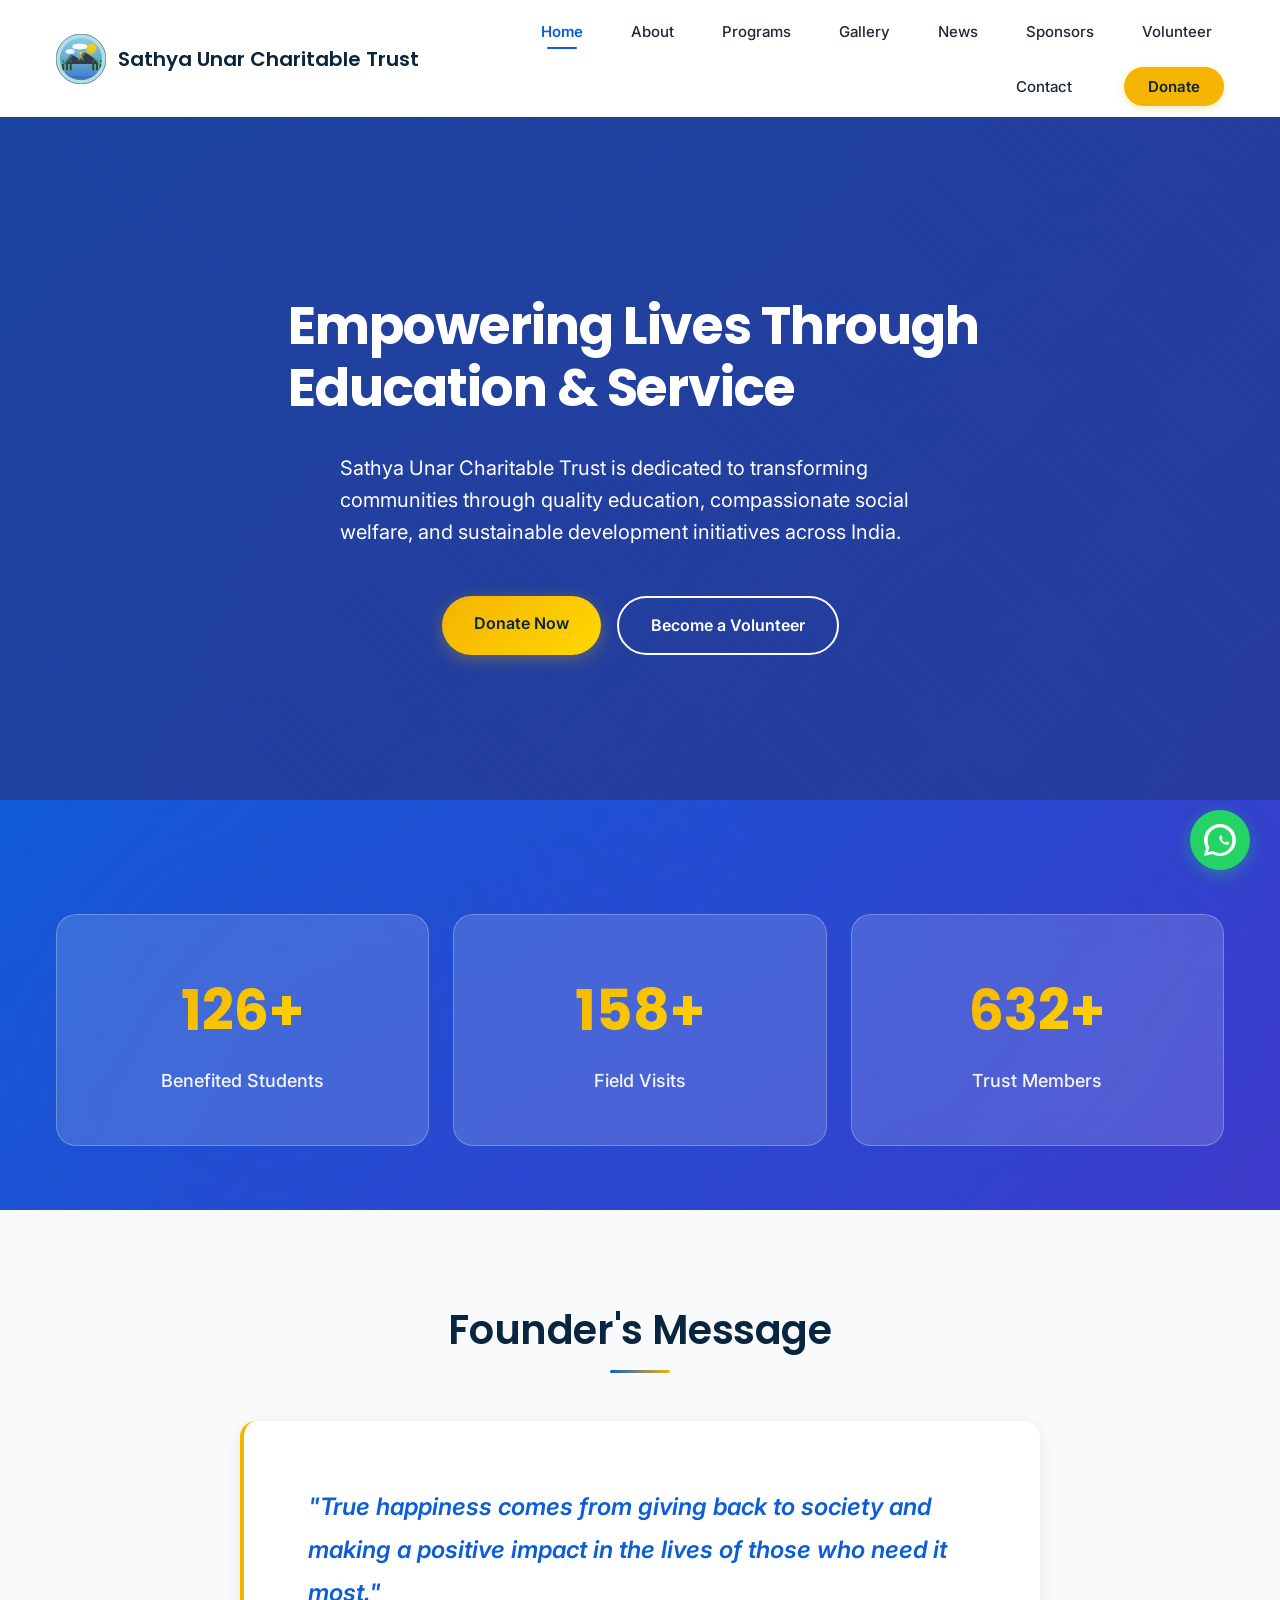
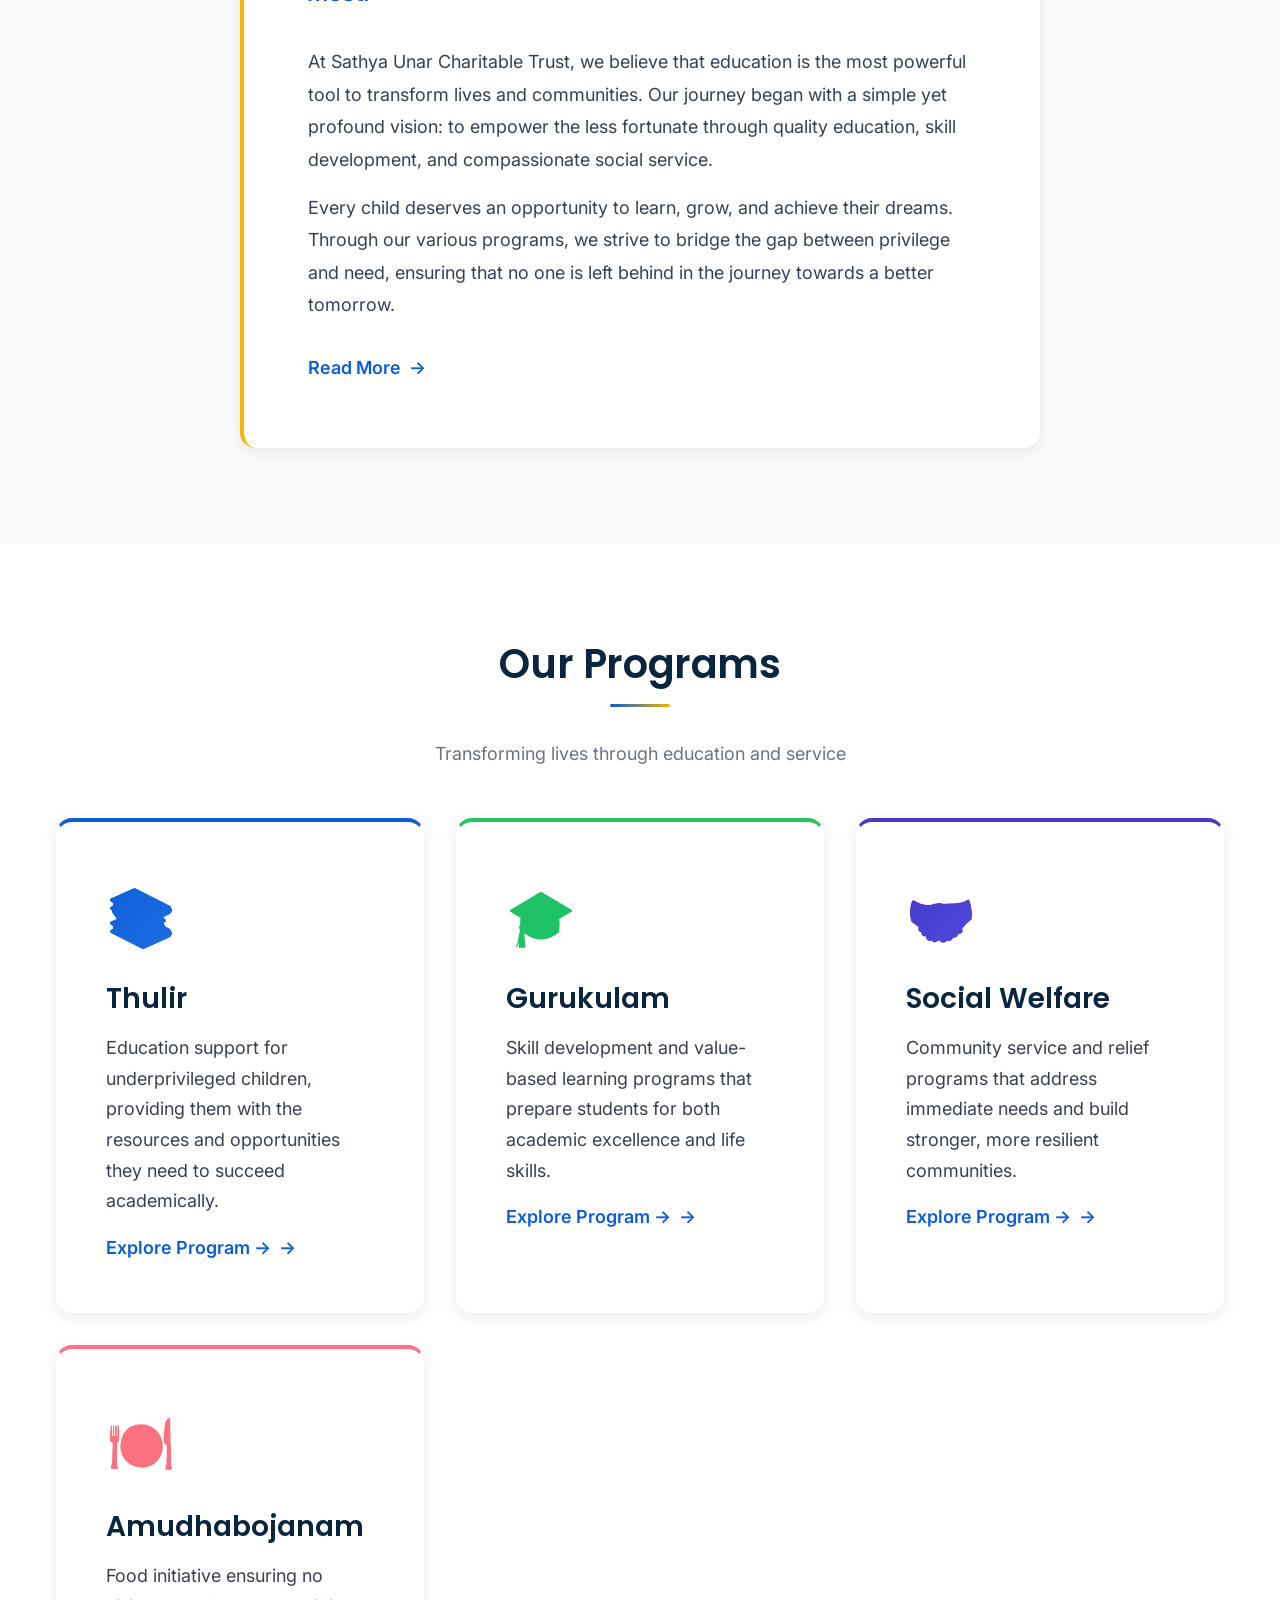
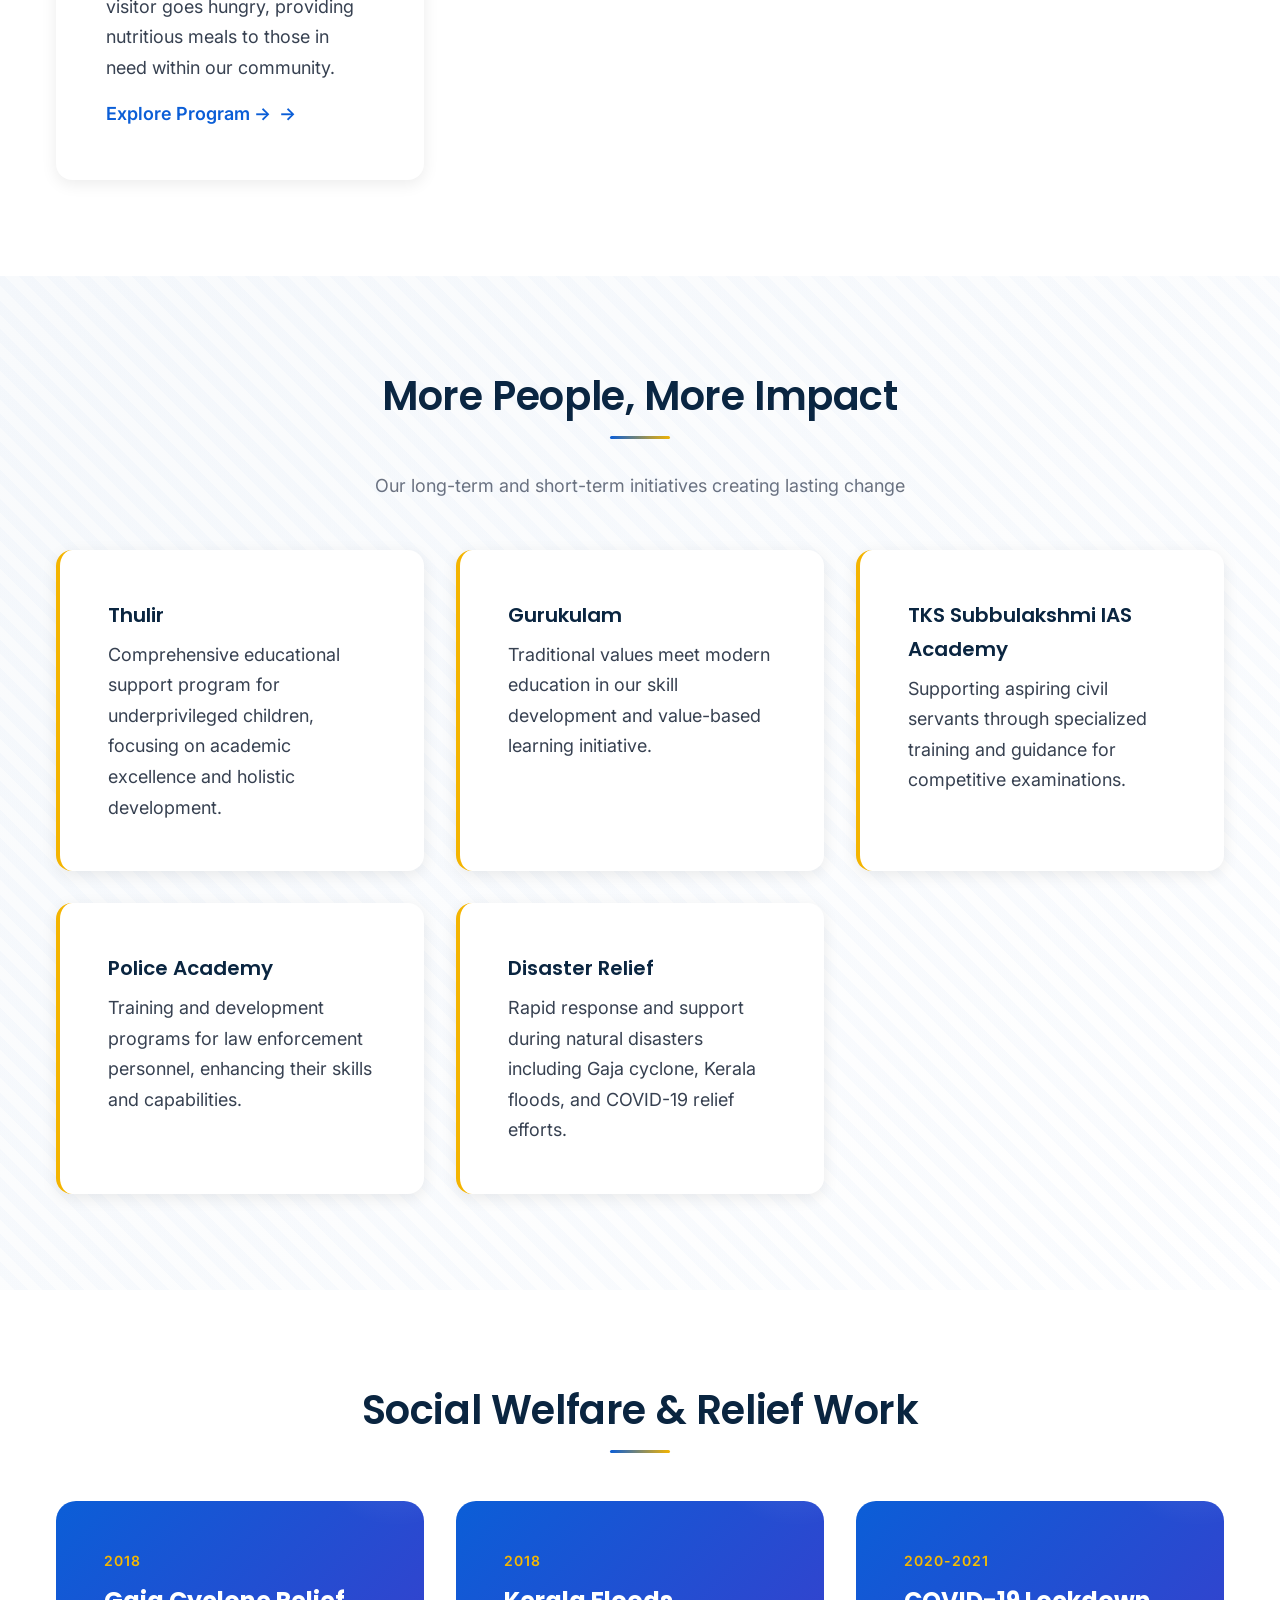
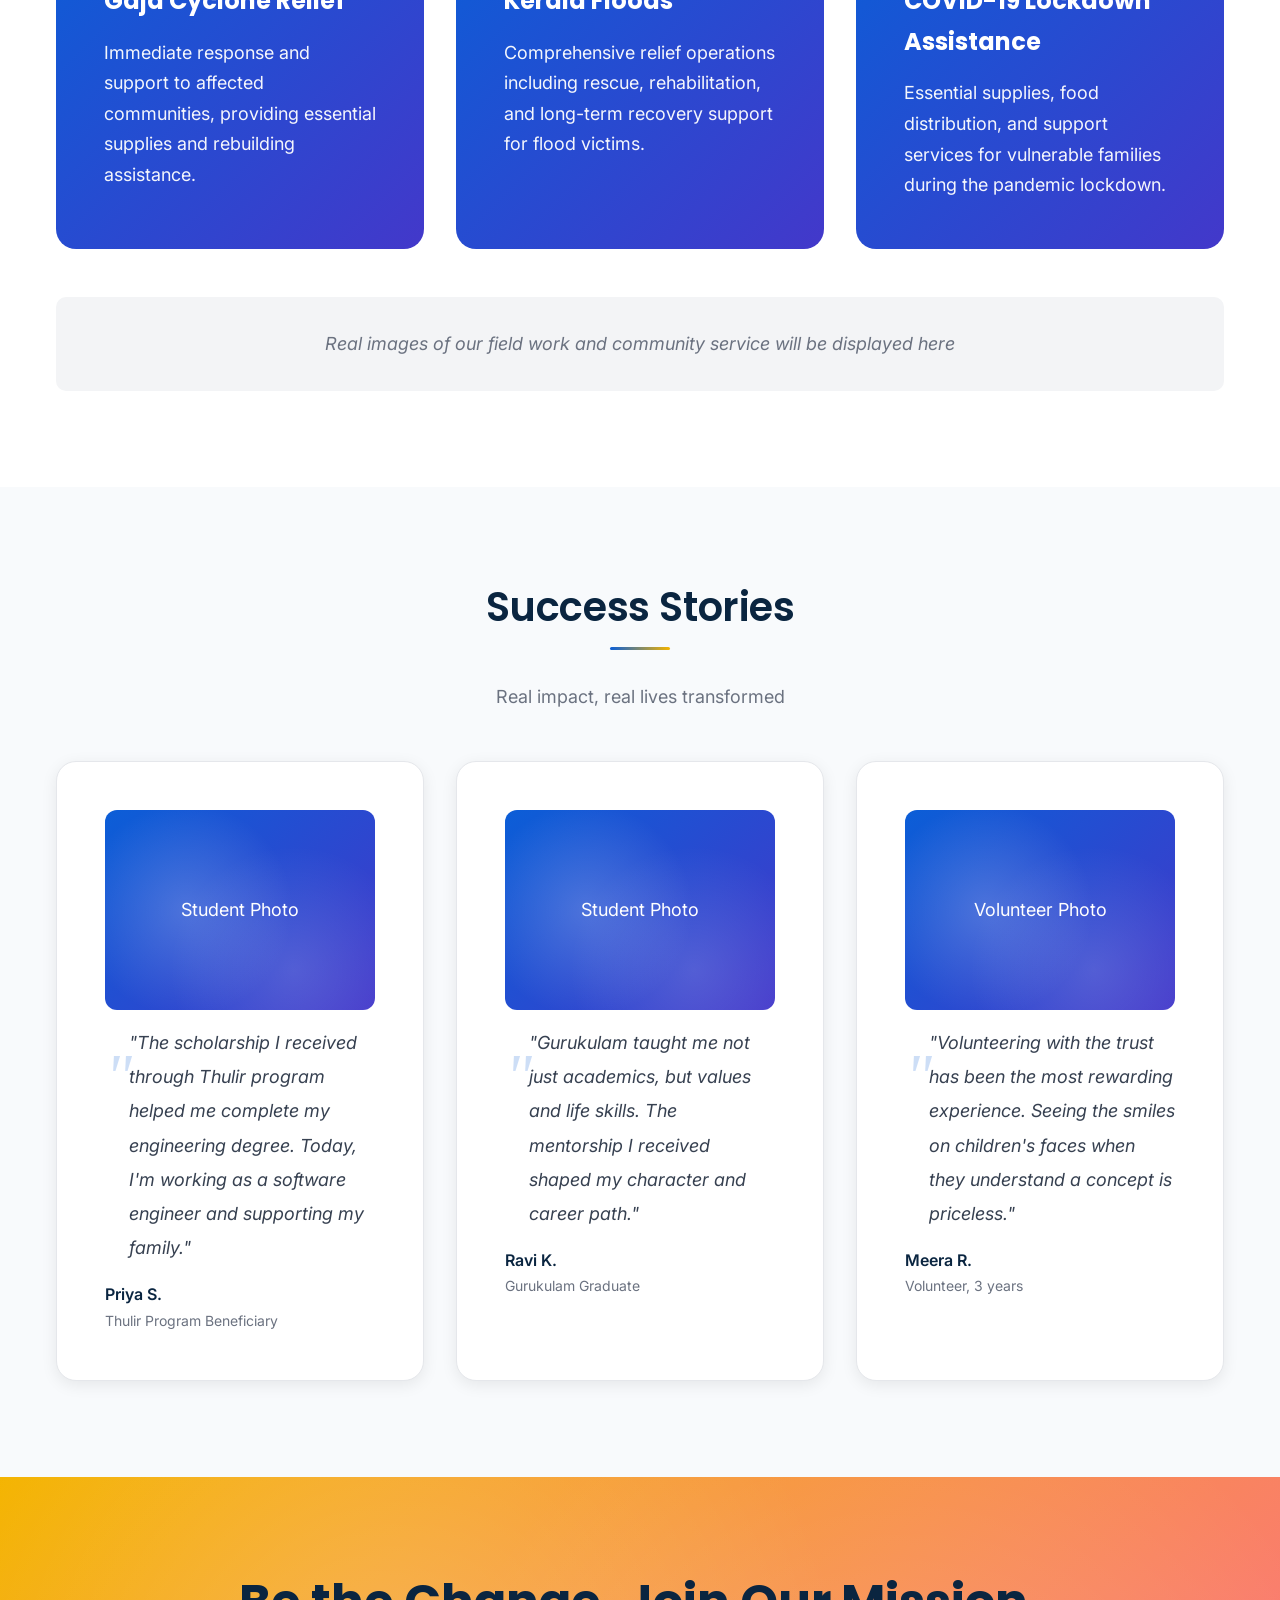
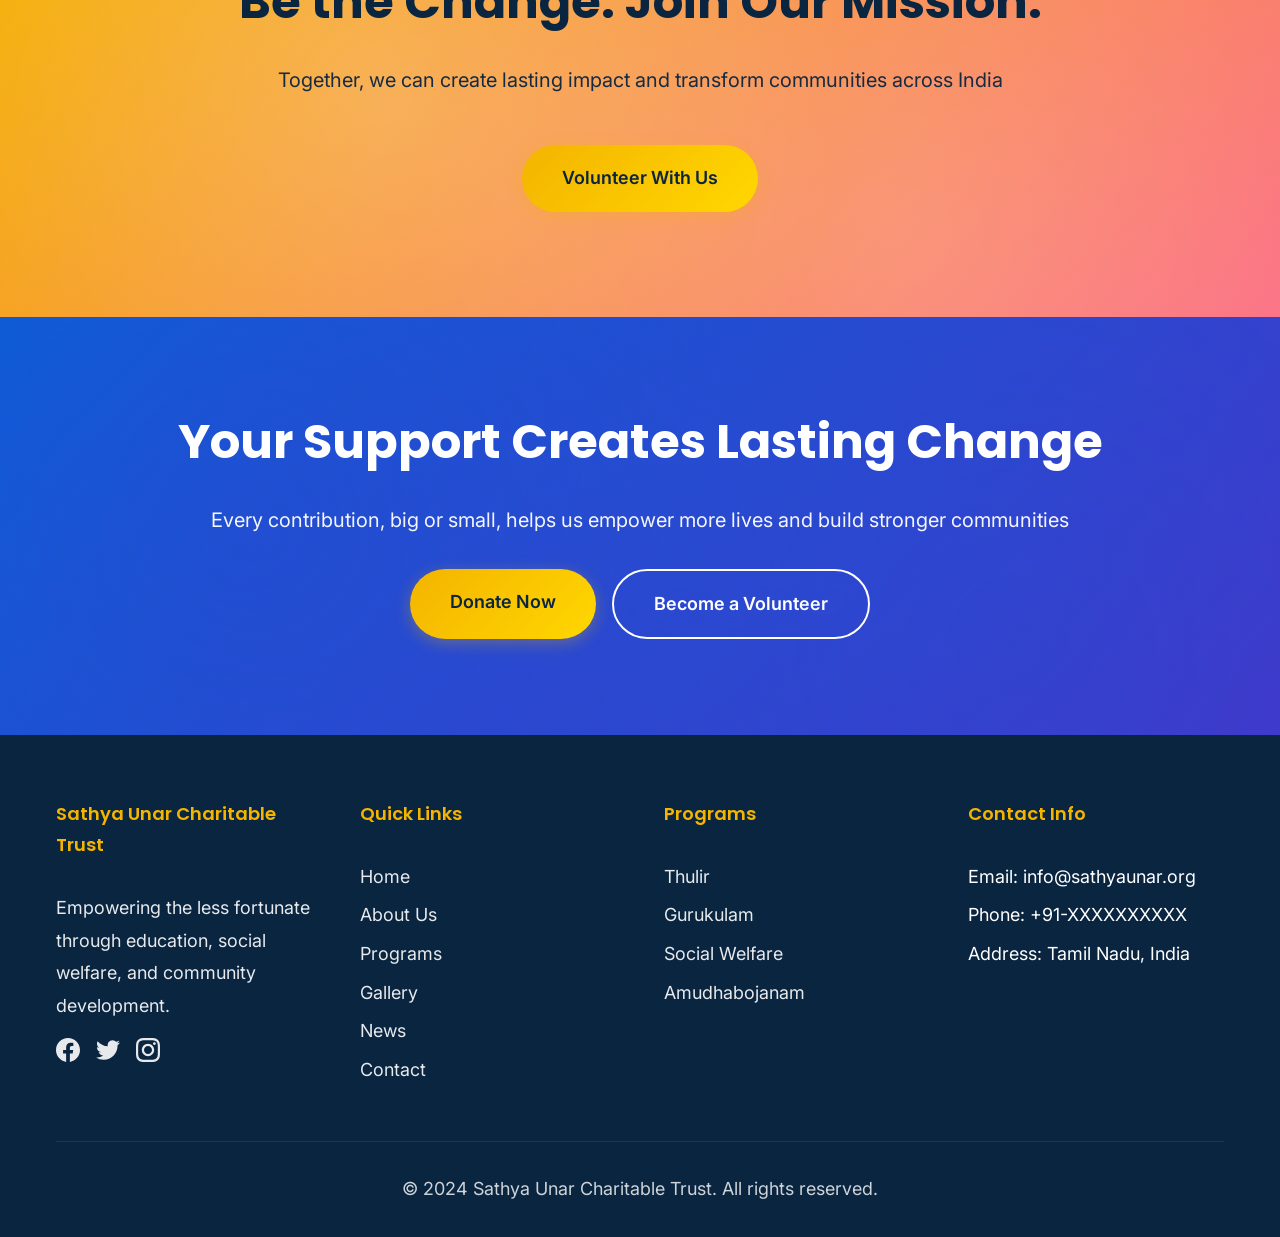
<file: index.html>
<!DOCTYPE html>
<html lang="en">
<head>
    <meta charset="UTF-8">
    <meta name="viewport" content="width=device-width, initial-scale=1.0">
    <meta name="description" content="Sathya Unar Charitable Trust - Empowering the less fortunate through education, social welfare, and community development in India">
    <title>Sathya Unar Charitable Trust - Empowering Through Education</title>
    <link rel="stylesheet" href="css/style.css">
    <link rel="preconnect" href="https://fonts.googleapis.com">
    <link rel="preconnect" href="https://fonts.gstatic.com" crossorigin>
    <link href="https://fonts.googleapis.com/css2?family=Poppins:wght@300;400;600;700&family=Inter:wght@400;500;600&display=swap" rel="stylesheet">
</head>
<body>
    <!-- Navigation -->
    <nav class="navbar" id="navbar">
        <div class="container">
            <div class="nav-wrapper">
                <div class="logo">
                    <a href="index.html">
                        <img src="images/logo.svg" alt="Sathya Unar Charitable Trust Logo">
                        <h2>Sathya Unar Charitable Trust</h2>
                    </a>
                </div>
                <button class="mobile-menu-toggle" aria-label="Toggle menu">
                    <span></span>
                    <span></span>
                    <span></span>
                </button>
                <ul class="nav-menu">
                    <li><a href="index.html" class="active">Home</a></li>
                    <li><a href="about.html">About</a></li>
                    <li><a href="programs.html">Programs</a></li>
                    <li><a href="gallery.html">Gallery</a></li>
                    <li><a href="news.html">News</a></li>
                    <li><a href="sponsors.html">Sponsors</a></li>
                    <li><a href="volunteer.html">Volunteer</a></li>
                    <li><a href="contact.html">Contact</a></li>
                    <li><a href="donate.html" class="nav-donate-btn">Donate</a></li>
                </ul>
            </div>
        </div>
    </nav>

    <!-- Hero Section -->
    <section class="hero">
        <div class="hero-overlay"></div>
        <div class="hero-content">
            <div class="container">
                <h1 class="hero-title">Empowering Lives Through Education & Service</h1>
                <p class="hero-subtitle">Sathya Unar Charitable Trust is dedicated to transforming communities through quality education, compassionate social welfare, and sustainable development initiatives across India.</p>
                <div class="hero-buttons">
                    <a href="contact.html#donate" class="btn btn-primary">Donate Now</a>
                    <a href="contact.html#volunteer" class="btn btn-secondary">Become a Volunteer</a>
                </div>
            </div>
        </div>
    </section>

    <!-- Impact Statistics -->
    <section class="impact-stats">
        <div class="container">
            <div class="stats-grid">
                <div class="stat-card">
                    <div class="stat-number">200+</div>
                    <div class="stat-label">Benefited Students</div>
                </div>
                <div class="stat-card">
                    <div class="stat-number">250+</div>
                    <div class="stat-label">Field Visits</div>
                </div>
                <div class="stat-card">
                    <div class="stat-number">1000+</div>
                    <div class="stat-label">Trust Members</div>
                </div>
            </div>
        </div>
    </section>

    <!-- Founder's Message -->
    <section class="founder-message">
        <div class="container">
            <div class="section-header">
                <h2>Founder's Message</h2>
                <div class="section-divider"></div>
            </div>
            <div class="message-content">
                <div class="message-text">
                    <p class="lead">"True happiness comes from giving back to society and making a positive impact in the lives of those who need it most."</p>
                    <p>At Sathya Unar Charitable Trust, we believe that education is the most powerful tool to transform lives and communities. Our journey began with a simple yet profound vision: to empower the less fortunate through quality education, skill development, and compassionate social service.</p>
                    <p>Every child deserves an opportunity to learn, grow, and achieve their dreams. Through our various programs, we strive to bridge the gap between privilege and need, ensuring that no one is left behind in the journey towards a better tomorrow.</p>
                    <a href="about.html#founder" class="read-more">Read More <span>&rarr;</span></a>
                </div>
            </div>
        </div>
    </section>

    <!-- Our Programs -->
    <section class="programs-preview">
        <div class="container">
            <div class="section-header">
                <h2>Our Programs</h2>
                <div class="section-divider"></div>
                <p class="section-subtitle">Transforming lives through education and service</p>
            </div>
            <div class="programs-grid">
                <div class="program-card" data-program="thulir">
                    <div class="program-icon" style="font-size: 3.5rem; margin-bottom: 1rem; background: linear-gradient(135deg, #0B5ED7, #3B82F6); -webkit-background-clip: text; -webkit-text-fill-color: transparent; background-clip: text;">📚</div>
                    <h3>Thulir</h3>
                    <p>Education support for underprivileged children, providing them with the resources and opportunities they need to succeed academically.</p>
                    <a href="programs.html#thulir" class="program-link">Explore Program &rarr;</a>
                </div>
                <div class="program-card" data-program="gurukulam">
                    <div class="program-icon" style="font-size: 3.5rem; margin-bottom: 1rem; background: linear-gradient(135deg, #22C55E, #10B981); -webkit-background-clip: text; -webkit-text-fill-color: transparent; background-clip: text;">🎓</div>
                    <h3>Gurukulam</h3>
                    <p>Skill development and value-based learning programs that prepare students for both academic excellence and life skills.</p>
                    <a href="programs.html#gurukulam" class="program-link">Explore Program &rarr;</a>
                </div>
                <div class="program-card" data-program="social-welfare">
                    <div class="program-icon" style="font-size: 3.5rem; margin-bottom: 1rem; background: linear-gradient(135deg, #4338CA, #6366F1); -webkit-background-clip: text; -webkit-text-fill-color: transparent; background-clip: text;">🤝</div>
                    <h3>Social Welfare</h3>
                    <p>Community service and relief programs that address immediate needs and build stronger, more resilient communities.</p>
                    <a href="programs.html#social-welfare" class="program-link">Explore Program &rarr;</a>
                </div>
                <div class="program-card" data-program="amudhabojanam">
                    <div class="program-icon" style="font-size: 3.5rem; margin-bottom: 1rem; background: linear-gradient(135deg, #FB7185, #F87171); -webkit-background-clip: text; -webkit-text-fill-color: transparent; background-clip: text;">🍽️</div>
                    <h3>Amudhabojanam</h3>
                    <p>Food initiative ensuring no visitor goes hungry, providing nutritious meals to those in need within our community.</p>
                    <a href="programs.html#amudhabojanam" class="program-link">Explore Program &rarr;</a>
                </div>
            </div>
        </div>
    </section>

    <!-- More People, More Impact -->
    <section class="impact-initiatives">
        <div class="container">
            <div class="section-header">
                <h2>More People, More Impact</h2>
                <div class="section-divider"></div>
                <p class="section-subtitle">Our long-term and short-term initiatives creating lasting change</p>
            </div>
            <div class="initiatives-content">
                <div class="initiative-item">
                    <h3>Thulir</h3>
                    <p>Comprehensive educational support program for underprivileged children, focusing on academic excellence and holistic development.</p>
                </div>
                <div class="initiative-item">
                    <h3>Gurukulam</h3>
                    <p>Traditional values meet modern education in our skill development and value-based learning initiative.</p>
                </div>
                <div class="initiative-item">
                    <h3>TKS Subbulakshmi IAS Academy</h3>
                    <p>Supporting aspiring civil servants through specialized training and guidance for competitive examinations.</p>
                </div>
                <div class="initiative-item">
                    <h3>Police Academy</h3>
                    <p>Training and development programs for law enforcement personnel, enhancing their skills and capabilities.</p>
                </div>
                <div class="initiative-item">
                    <h3>Disaster Relief</h3>
                    <p>Rapid response and support during natural disasters including Gaja cyclone, Kerala floods, and COVID-19 relief efforts.</p>
                </div>
            </div>
        </div>
    </section>

    <!-- Social Welfare Highlights -->
    <section class="social-welfare">
        <div class="container">
            <div class="section-header">
                <h2>Social Welfare & Relief Work</h2>
                <div class="section-divider"></div>
            </div>
            <div class="welfare-grid">
                <div class="welfare-card">
                    <div class="welfare-year">2018</div>
                    <h3>Gaja Cyclone Relief</h3>
                    <p>Immediate response and support to affected communities, providing essential supplies and rebuilding assistance.</p>
                </div>
                <div class="welfare-card">
                    <div class="welfare-year">2018</div>
                    <h3>Kerala Floods</h3>
                    <p>Comprehensive relief operations including rescue, rehabilitation, and long-term recovery support for flood victims.</p>
                </div>
                <div class="welfare-card">
                    <div class="welfare-year">2020-2021</div>
                    <h3>COVID-19 Lockdown Assistance</h3>
                    <p>Essential supplies, food distribution, and support services for vulnerable families during the pandemic lockdown.</p>
                </div>
            </div>
            <div class="welfare-images">
                <p class="image-note">Real images of our field work and community service will be displayed here</p>
            </div>
        </div>
    </section>

    <!-- Success Stories -->
    <section class="success-stories">
        <div class="container">
            <div class="section-header">
                <h2>Success Stories</h2>
                <div class="section-divider"></div>
                <p class="section-subtitle">Real impact, real lives transformed</p>
            </div>
            <div class="stories-grid">
                <div class="story-card">
                    <div class="story-image">Student Photo</div>
                    <p class="story-quote">"The scholarship I received through Thulir program helped me complete my engineering degree. Today, I'm working as a software engineer and supporting my family."</p>
                    <div class="story-author">Priya S.</div>
                    <div class="story-role">Thulir Program Beneficiary</div>
                </div>
                <div class="story-card">
                    <div class="story-image">Student Photo</div>
                    <p class="story-quote">"Gurukulam taught me not just academics, but values and life skills. The mentorship I received shaped my character and career path."</p>
                    <div class="story-author">Ravi K.</div>
                    <div class="story-role">Gurukulam Graduate</div>
                </div>
                <div class="story-card">
                    <div class="story-image">Volunteer Photo</div>
                    <p class="story-quote">"Volunteering with the trust has been the most rewarding experience. Seeing the smiles on children's faces when they understand a concept is priceless."</p>
                    <div class="story-author">Meera R.</div>
                    <div class="story-role">Volunteer, 3 years</div>
                </div>
            </div>
        </div>
    </section>

    <!-- Volunteer CTA Section -->
    <section class="volunteer-cta-section">
        <div class="container">
            <div class="volunteer-cta-content">
                <h2>Be the Change. Join Our Mission.</h2>
                <p>Together, we can create lasting impact and transform communities across India</p>
                <a href="volunteer.html" class="btn btn-primary btn-large">Volunteer With Us</a>
            </div>
        </div>
    </section>

    <!-- Call to Action -->
    <section class="cta-section">
        <div class="container">
            <div class="cta-content">
                <h2>Your Support Creates Lasting Change</h2>
                <p>Every contribution, big or small, helps us empower more lives and build stronger communities</p>
                <div class="cta-buttons">
                    <a href="donate.html" class="btn btn-primary btn-large">Donate Now</a>
                    <a href="volunteer.html" class="btn btn-secondary btn-large">Become a Volunteer</a>
                </div>
            </div>
        </div>
    </section>

    <!-- WhatsApp Button -->
    <a href="https://wa.me/91XXXXXXXXXX?text=Hello%20Sathya%20Unar%20Charitable%20Trust" class="whatsapp-button" target="_blank" aria-label="Contact us on WhatsApp">
        <svg viewBox="0 0 32 32" xmlns="http://www.w3.org/2000/svg">
            <path d="M16 0C7.164 0 0 7.164 0 16c0 2.825.744 5.48 2.045 7.78L0 32l8.47-2.044C10.7 31.256 13.3 32 16 32c8.836 0 16-7.164 16-16S24.836 0 16 0zm0 29.12c-2.38 0-4.62-.65-6.56-1.78l-.47-.25-4.9 1.18 1.19-4.75-.25-.48C4.4 21.2 3.68 18.7 3.68 16 3.68 8.8 9.28 3.2 16 3.2S28.32 8.8 28.32 16 22.72 29.12 16 29.12zm8.8-10.88c-.25-.13-1.48-.73-1.71-.81-.23-.09-.4-.13-.56.13-.17.25-.64.81-.78.98-.14.17-.29.19-.54.06-.25-.13-1.05-.39-2-1.23-.74-.66-1.24-1.48-1.38-1.73-.14-.25-.02-.39.11-.51.11-.11.25-.29.37-.44.13-.14.17-.25.25-.41.09-.17.05-.32-.02-.44-.06-.13-.56-1.35-.77-1.85-.2-.5-.41-.42-.56-.43-.14-.01-.3-.01-.46-.01s-.42.06-.64.31c-.22.25-.85.83-.85 2.02 0 1.2.87 2.34 1 2.5.13.17 1.76 2.68 4.26 3.75.59.26 1.05.41 1.41.53.59.19 1.13.16 1.56.1.48-.07 1.48-.6 1.69-1.18.21-.58.21-1.08.15-1.18-.07-.09-.25-.14-.5-.27z"/>
        </svg>
    </a>

    <!-- Footer -->
    <footer class="footer">
        <div class="container">
            <div class="footer-content">
                <div class="footer-section">
                    <h3>Sathya Unar Charitable Trust</h3>
                    <p>Empowering the less fortunate through education, social welfare, and community development.</p>
                    <div class="social-links">
                        <a href="#" aria-label="Facebook"><svg width="24" height="24" viewBox="0 0 24 24" fill="currentColor"><path d="M24 12.073c0-6.627-5.373-12-12-12s-12 5.373-12 12c0 5.99 4.388 10.954 10.125 11.854v-8.385H7.078v-3.47h3.047V9.43c0-3.007 1.792-4.669 4.533-4.669 1.312 0 2.686.235 2.686.235v2.953H15.83c-1.491 0-1.956.925-1.956 1.874v2.25h3.328l-.532 3.47h-2.796v8.385C19.612 23.027 24 18.062 24 12.073z"/></svg></a>
                        <a href="#" aria-label="Twitter"><svg width="24" height="24" viewBox="0 0 24 24" fill="currentColor"><path d="M23.953 4.57a10 10 0 01-2.825.775 4.958 4.958 0 002.163-2.723c-.951.555-2.005.959-3.127 1.184a4.92 4.92 0 00-8.384 4.482C7.69 8.095 4.067 6.13 1.64 3.162a4.822 4.822 0 00-.666 2.475c0 1.71.87 3.213 2.188 4.096a4.904 4.904 0 01-2.228-.616v.06a4.923 4.923 0 003.946 4.827 4.996 4.996 0 01-2.212.085 4.936 4.936 0 004.604 3.417 9.867 9.867 0 01-6.102 2.105c-.39 0-.779-.023-1.17-.067a13.995 13.995 0 007.557 2.209c9.053 0 13.998-7.496 13.998-13.985 0-.21 0-.42-.015-.63A9.935 9.935 0 0024 4.59z"/></svg></a>
                        <a href="#" aria-label="Instagram"><svg width="24" height="24" viewBox="0 0 24 24" fill="currentColor"><path d="M12 2.163c3.204 0 3.584.012 4.85.07 3.252.148 4.771 1.691 4.919 4.919.058 1.265.069 1.645.069 4.849 0 3.205-.012 3.584-.069 4.849-.149 3.225-1.664 4.771-4.919 4.919-1.266.058-1.644.07-4.85.07-3.204 0-3.584-.012-4.849-.07-3.26-.149-4.771-1.699-4.919-4.92-.058-1.265-.07-1.644-.07-4.849 0-3.204.013-3.583.07-4.849.149-3.227 1.664-4.771 4.919-4.919 1.266-.057 1.645-.069 4.849-.069zm0-2.163c-3.259 0-3.667.014-4.947.072-4.358.2-6.78 2.618-6.98 6.98-.059 1.281-.073 1.689-.073 4.948 0 3.259.014 3.668.072 4.948.2 4.358 2.618 6.78 6.98 6.98 1.281.058 1.689.072 4.948.072 3.259 0 3.668-.014 4.948-.072 4.354-.2 6.782-2.618 6.979-6.98.059-1.28.073-1.689.073-4.948 0-3.259-.014-3.667-.072-4.947-.196-4.354-2.617-6.78-6.979-6.98-1.281-.059-1.69-.073-4.949-.073zm0 5.838c-3.403 0-6.162 2.759-6.162 6.162s2.759 6.163 6.162 6.163 6.162-2.759 6.162-6.163c0-3.403-2.759-6.162-6.162-6.162zm0 10.162c-2.209 0-4-1.79-4-4 0-2.209 1.791-4 4-4s4 1.791 4 4c0 2.21-1.791 4-4 4zm6.406-11.845c-.796 0-1.441.645-1.441 1.44s.645 1.44 1.441 1.44c.795 0 1.439-.645 1.439-1.44s-.644-1.44-1.439-1.44z"/></svg></a>
                    </div>
                </div>
                <div class="footer-section">
                    <h4>Quick Links</h4>
                    <ul>
                        <li><a href="index.html">Home</a></li>
                        <li><a href="about.html">About Us</a></li>
                        <li><a href="programs.html">Programs</a></li>
                        <li><a href="gallery.html">Gallery</a></li>
                        <li><a href="news.html">News</a></li>
                        <li><a href="contact.html">Contact</a></li>
                    </ul>
                </div>
                <div class="footer-section">
                    <h4>Programs</h4>
                    <ul>
                        <li><a href="programs.html#thulir">Thulir</a></li>
                        <li><a href="programs.html#gurukulam">Gurukulam</a></li>
                        <li><a href="programs.html#social-welfare">Social Welfare</a></li>
                        <li><a href="programs.html#amudhabojanam">Amudhabojanam</a></li>
                    </ul>
                </div>
                <div class="footer-section">
                    <h4>Contact Info</h4>
                    <ul>
                        <li>Email: info@sathyaunar.org</li>
                        <li>Phone: +91-XXXXXXXXXX</li>
                        <li>Address: Tamil Nadu, India</li>
                    </ul>
                </div>
            </div>
            <div class="footer-bottom">
                <p>&copy; 2024 Sathya Unar Charitable Trust. All rights reserved.</p>
            </div>
        </div>
    </footer>

    <script src="js/main.js"></script>
</body>
</html>
</file>
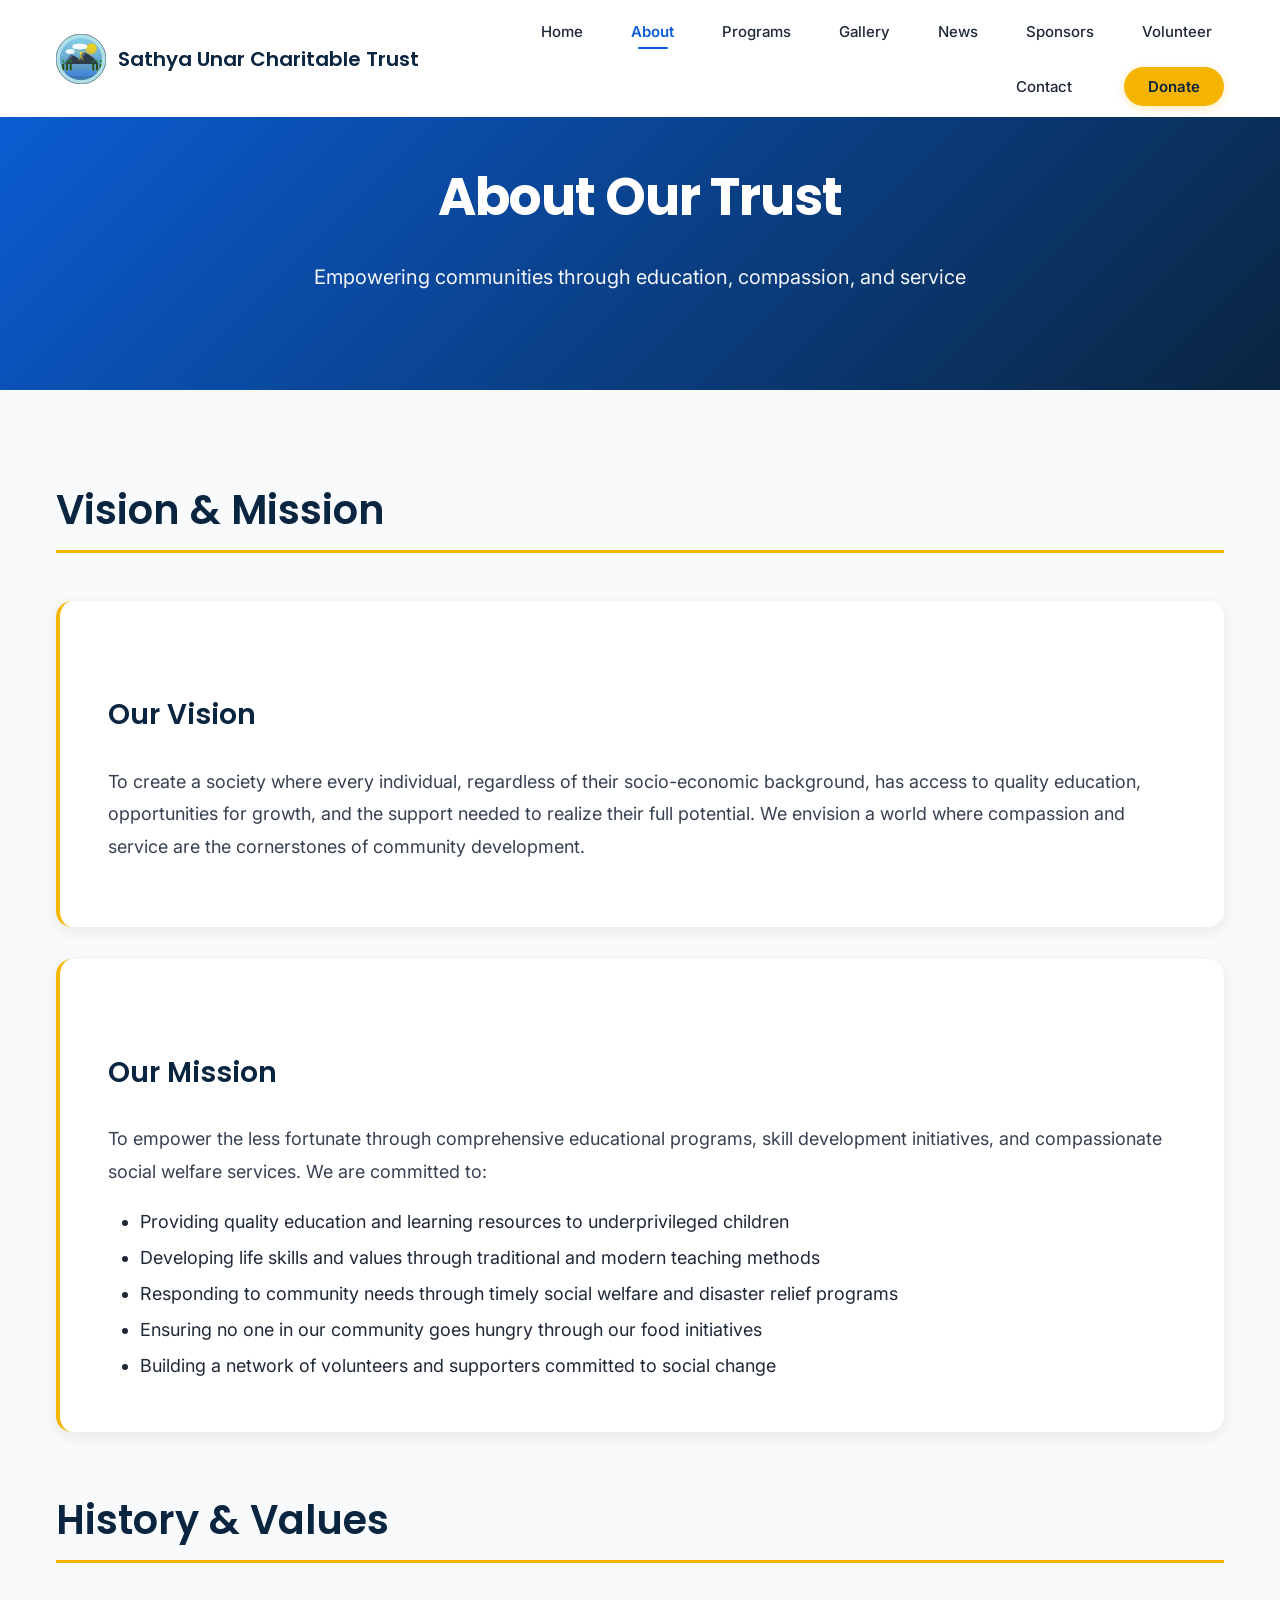
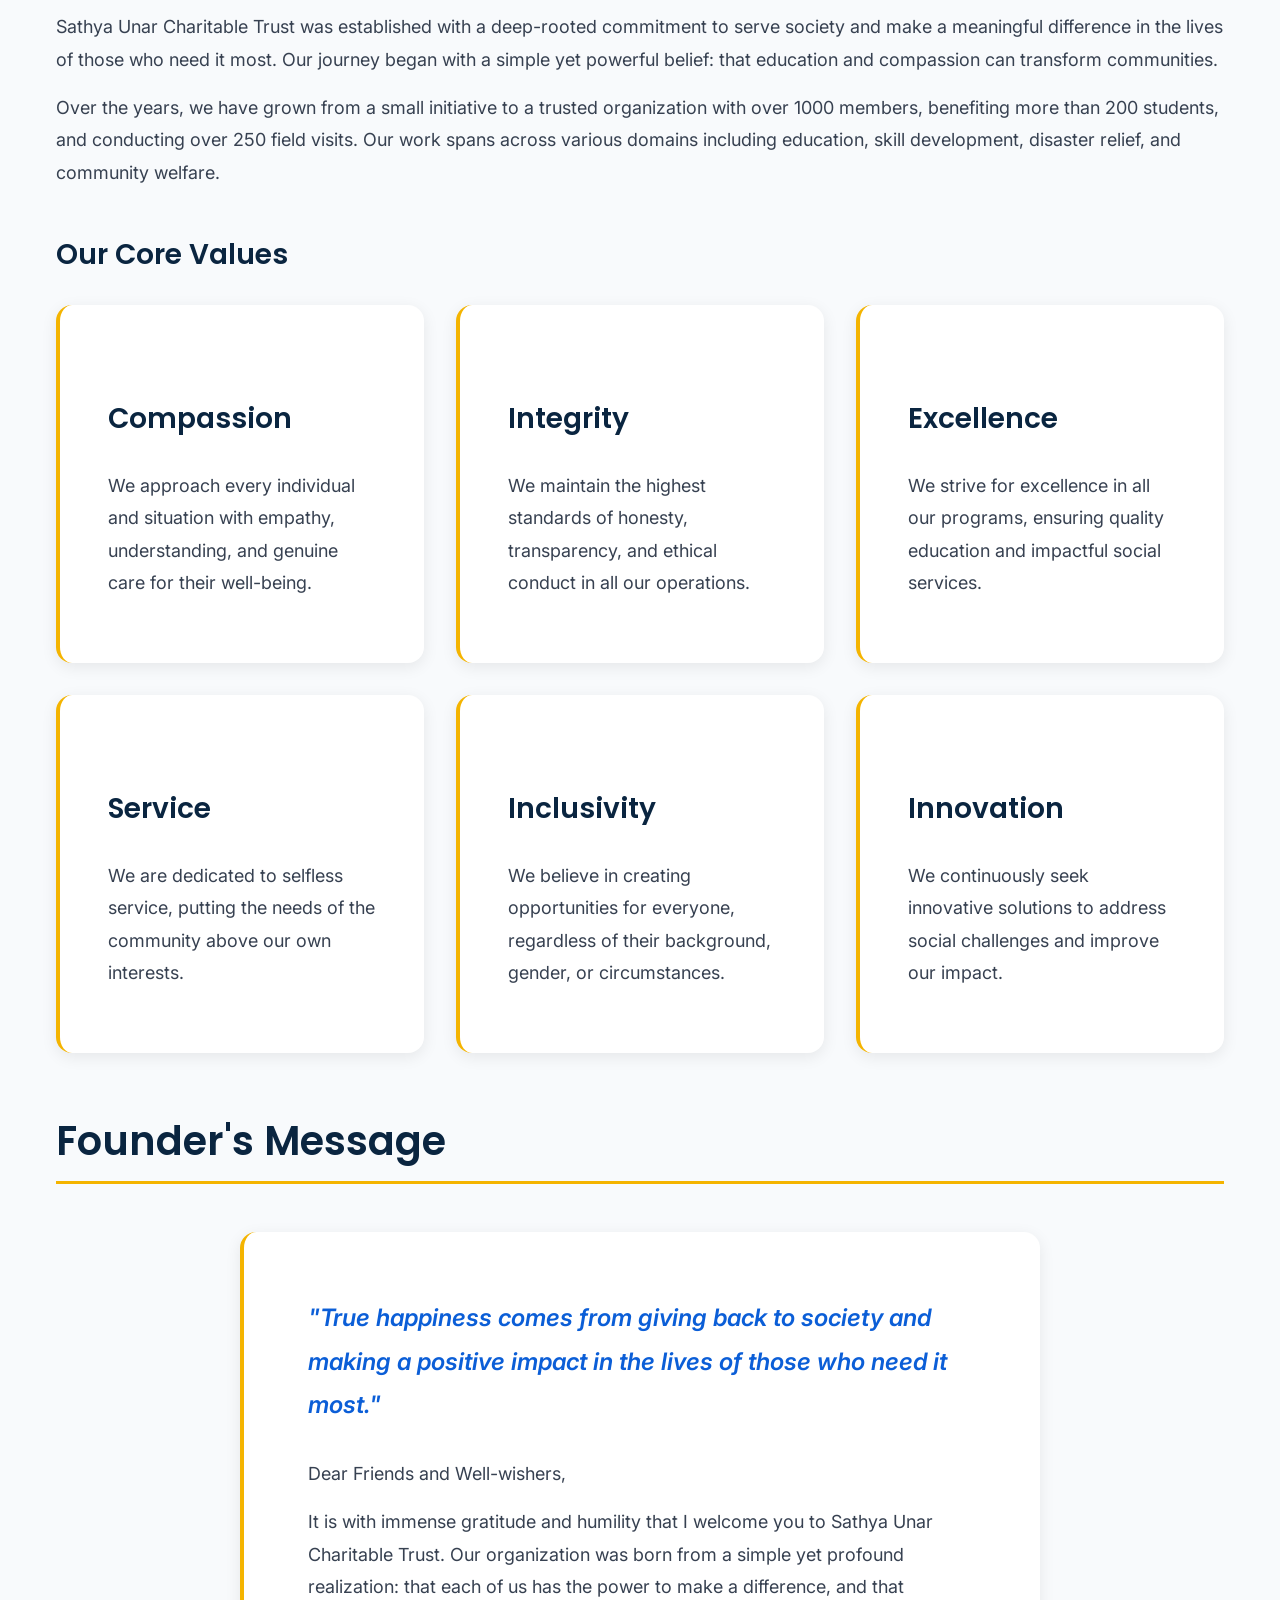
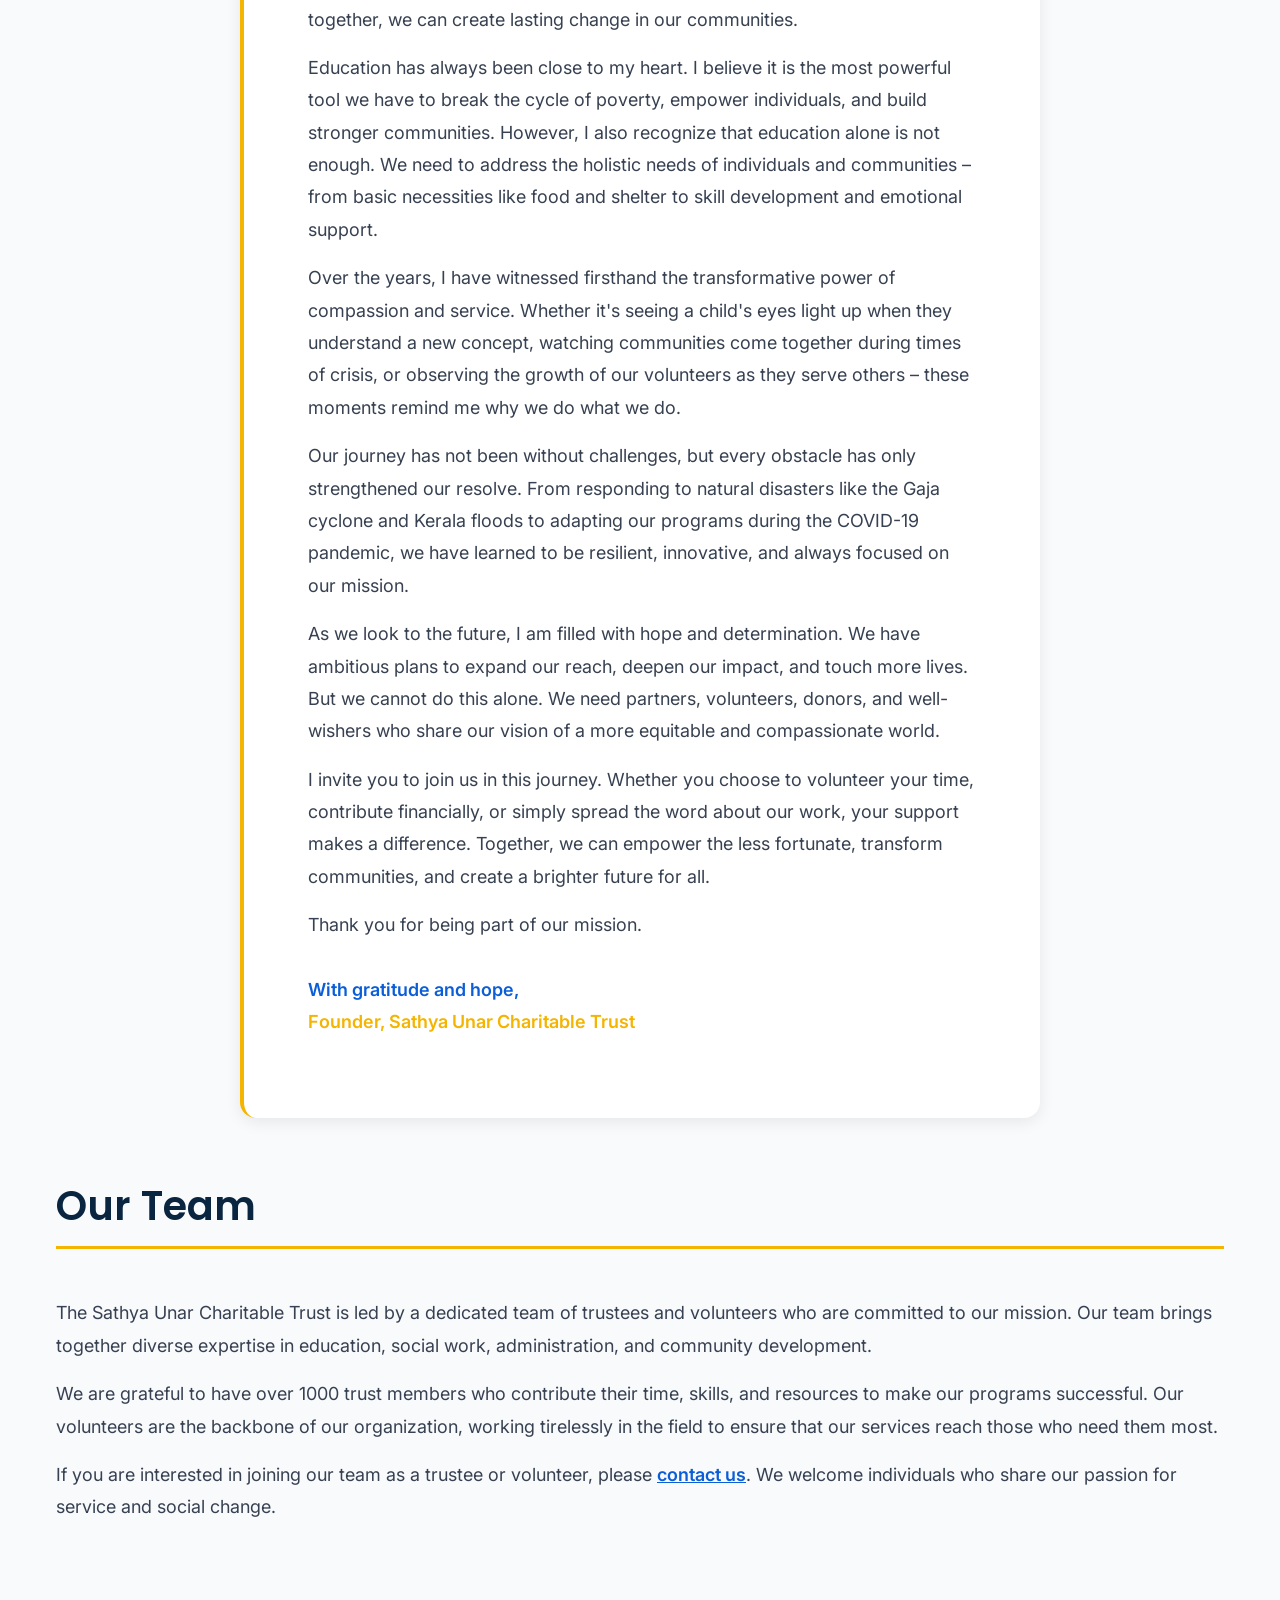
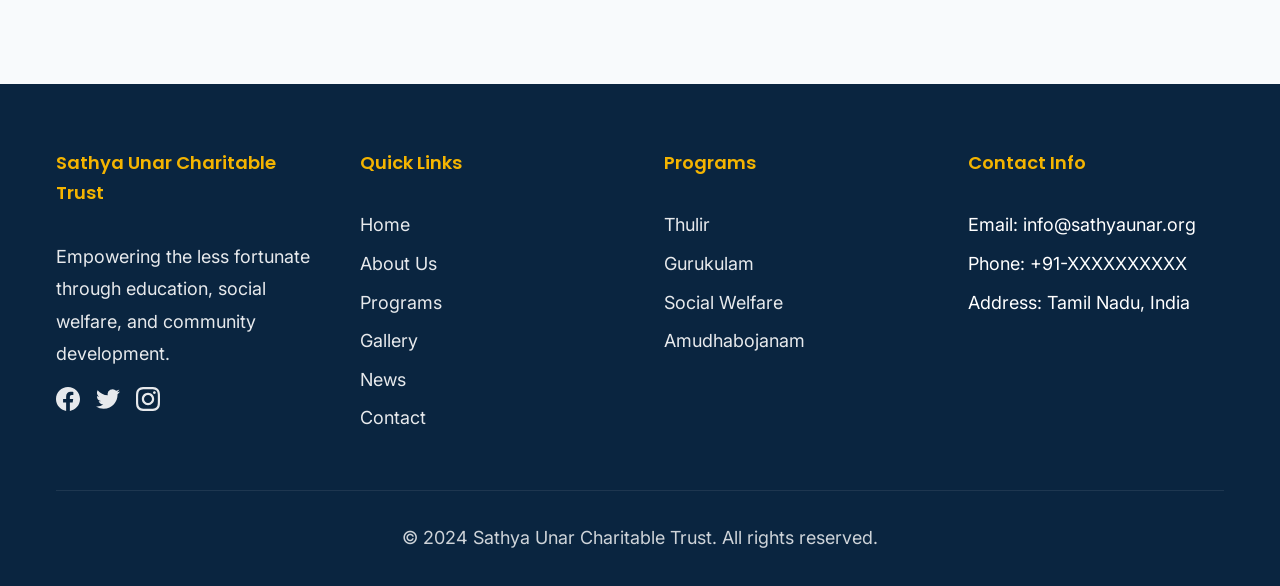
<file: about.html>
<!DOCTYPE html>
<html lang="en">
<head>
    <meta charset="UTF-8">
    <meta name="viewport" content="width=device-width, initial-scale=1.0">
    <meta name="description" content="Learn about Sathya Unar Charitable Trust - Our vision, mission, history, and the people behind our organization">
    <title>About Us - Sathya Unar Charitable Trust</title>
    <link rel="stylesheet" href="css/style.css">
    <link rel="preconnect" href="https://fonts.googleapis.com">
    <link rel="preconnect" href="https://fonts.gstatic.com" crossorigin>
    <link href="https://fonts.googleapis.com/css2?family=Poppins:wght@300;400;600;700&family=Inter:wght@400;500;600&display=swap" rel="stylesheet">
</head>
<body>
    <!-- Navigation -->
    <nav class="navbar" id="navbar">
        <div class="container">
            <div class="nav-wrapper">
                <div class="logo">
                    <a href="index.html">
                        <img src="images/logo.svg" alt="Sathya Unar Charitable Trust Logo">
                        <h2>Sathya Unar Charitable Trust</h2>
                    </a>
                </div>
                <button class="mobile-menu-toggle" aria-label="Toggle menu">
                    <span></span>
                    <span></span>
                    <span></span>
                </button>
                <ul class="nav-menu">
                    <li><a href="index.html">Home</a></li>
                    <li><a href="about.html" class="active">About</a></li>
                    <li><a href="programs.html">Programs</a></li>
                    <li><a href="gallery.html">Gallery</a></li>
                    <li><a href="news.html">News</a></li>
                    <li><a href="sponsors.html">Sponsors</a></li>
                    <li><a href="volunteer.html">Volunteer</a></li>
                    <li><a href="contact.html">Contact</a></li>
                    <li><a href="donate.html" class="nav-donate-btn">Donate</a></li>
                </ul>
            </div>
        </div>
    </nav>

    <!-- Page Header -->
    <section class="page-header">
        <div class="container">
            <h1>About Our Trust</h1>
            <p>Empowering communities through education, compassion, and service</p>
        </div>
    </section>

    <!-- Page Content -->
    <section class="page-content">
        <div class="container">
            <!-- Vision & Mission -->
            <div class="content-section" id="vision-mission">
                <h2>Vision & Mission</h2>
                
                <div class="initiative-item" style="margin-bottom: 2rem;">
                    <h3>Our Vision</h3>
                    <p>To create a society where every individual, regardless of their socio-economic background, has access to quality education, opportunities for growth, and the support needed to realize their full potential. We envision a world where compassion and service are the cornerstones of community development.</p>
                </div>
                
                <div class="initiative-item">
                    <h3>Our Mission</h3>
                    <p>To empower the less fortunate through comprehensive educational programs, skill development initiatives, and compassionate social welfare services. We are committed to:</p>
                    <ul style="margin-left: 2rem; margin-top: 1rem; line-height: 2;">
                        <li>Providing quality education and learning resources to underprivileged children</li>
                        <li>Developing life skills and values through traditional and modern teaching methods</li>
                        <li>Responding to community needs through timely social welfare and disaster relief programs</li>
                        <li>Ensuring no one in our community goes hungry through our food initiatives</li>
                        <li>Building a network of volunteers and supporters committed to social change</li>
                    </ul>
                </div>
            </div>

            <!-- History & Values -->
            <div class="content-section" id="history">
                <h2>History & Values</h2>
                <p>Sathya Unar Charitable Trust was established with a deep-rooted commitment to serve society and make a meaningful difference in the lives of those who need it most. Our journey began with a simple yet powerful belief: that education and compassion can transform communities.</p>
                
                <p>Over the years, we have grown from a small initiative to a trusted organization with over 1000 members, benefiting more than 200 students, and conducting over 250 field visits. Our work spans across various domains including education, skill development, disaster relief, and community welfare.</p>
                
                <h3>Our Core Values</h3>
                <div class="initiatives-content">
                    <div class="initiative-item">
                        <h3>Compassion</h3>
                        <p>We approach every individual and situation with empathy, understanding, and genuine care for their well-being.</p>
                    </div>
                    <div class="initiative-item">
                        <h3>Integrity</h3>
                        <p>We maintain the highest standards of honesty, transparency, and ethical conduct in all our operations.</p>
                    </div>
                    <div class="initiative-item">
                        <h3>Excellence</h3>
                        <p>We strive for excellence in all our programs, ensuring quality education and impactful social services.</p>
                    </div>
                    <div class="initiative-item">
                        <h3>Service</h3>
                        <p>We are dedicated to selfless service, putting the needs of the community above our own interests.</p>
                    </div>
                    <div class="initiative-item">
                        <h3>Inclusivity</h3>
                        <p>We believe in creating opportunities for everyone, regardless of their background, gender, or circumstances.</p>
                    </div>
                    <div class="initiative-item">
                        <h3>Innovation</h3>
                        <p>We continuously seek innovative solutions to address social challenges and improve our impact.</p>
                    </div>
                </div>
            </div>

            <!-- Founder's Message -->
            <div class="content-section" id="founder">
                <h2>Founder's Message</h2>
                <div class="message-content">
                    <div class="message-text">
                        <p class="lead">"True happiness comes from giving back to society and making a positive impact in the lives of those who need it most."</p>
                        
                        <p>Dear Friends and Well-wishers,</p>
                        
                        <p>It is with immense gratitude and humility that I welcome you to Sathya Unar Charitable Trust. Our organization was born from a simple yet profound realization: that each of us has the power to make a difference, and that together, we can create lasting change in our communities.</p>
                        
                        <p>Education has always been close to my heart. I believe it is the most powerful tool we have to break the cycle of poverty, empower individuals, and build stronger communities. However, I also recognize that education alone is not enough. We need to address the holistic needs of individuals and communities – from basic necessities like food and shelter to skill development and emotional support.</p>
                        
                        <p>Over the years, I have witnessed firsthand the transformative power of compassion and service. Whether it's seeing a child's eyes light up when they understand a new concept, watching communities come together during times of crisis, or observing the growth of our volunteers as they serve others – these moments remind me why we do what we do.</p>
                        
                        <p>Our journey has not been without challenges, but every obstacle has only strengthened our resolve. From responding to natural disasters like the Gaja cyclone and Kerala floods to adapting our programs during the COVID-19 pandemic, we have learned to be resilient, innovative, and always focused on our mission.</p>
                        
                        <p>As we look to the future, I am filled with hope and determination. We have ambitious plans to expand our reach, deepen our impact, and touch more lives. But we cannot do this alone. We need partners, volunteers, donors, and well-wishers who share our vision of a more equitable and compassionate world.</p>
                        
                        <p>I invite you to join us in this journey. Whether you choose to volunteer your time, contribute financially, or simply spread the word about our work, your support makes a difference. Together, we can empower the less fortunate, transform communities, and create a brighter future for all.</p>
                        
                        <p>Thank you for being part of our mission.</p>
                        
                        <p style="margin-top: 2rem; font-weight: 600; color: var(--primary-blue);">
                            With gratitude and hope,<br>
                            <span style="color: var(--gold);">Founder, Sathya Unar Charitable Trust</span>
                        </p>
                    </div>
                </div>
            </div>

            <!-- Trustees -->
            <div class="content-section" id="trustees">
                <h2>Our Team</h2>
                <p>The Sathya Unar Charitable Trust is led by a dedicated team of trustees and volunteers who are committed to our mission. Our team brings together diverse expertise in education, social work, administration, and community development.</p>
                
                <p>We are grateful to have over 1000 trust members who contribute their time, skills, and resources to make our programs successful. Our volunteers are the backbone of our organization, working tirelessly in the field to ensure that our services reach those who need them most.</p>
                
                <p>If you are interested in joining our team as a trustee or volunteer, please <a href="contact.html" style="color: var(--primary-blue); font-weight: 600;">contact us</a>. We welcome individuals who share our passion for service and social change.</p>
            </div>
        </div>
    </section>

    <!-- Footer -->
    <footer class="footer">
        <div class="container">
            <div class="footer-content">
                <div class="footer-section">
                    <h3>Sathya Unar Charitable Trust</h3>
                    <p>Empowering the less fortunate through education, social welfare, and community development.</p>
                    <div class="social-links">
                        <a href="#" aria-label="Facebook"><svg width="24" height="24" viewBox="0 0 24 24" fill="currentColor"><path d="M24 12.073c0-6.627-5.373-12-12-12s-12 5.373-12 12c0 5.99 4.388 10.954 10.125 11.854v-8.385H7.078v-3.47h3.047V9.43c0-3.007 1.792-4.669 4.533-4.669 1.312 0 2.686.235 2.686.235v2.953H15.83c-1.491 0-1.956.925-1.956 1.874v2.25h3.328l-.532 3.47h-2.796v8.385C19.612 23.027 24 18.062 24 12.073z"/></svg></a>
                        <a href="#" aria-label="Twitter"><svg width="24" height="24" viewBox="0 0 24 24" fill="currentColor"><path d="M23.953 4.57a10 10 0 01-2.825.775 4.958 4.958 0 002.163-2.723c-.951.555-2.005.959-3.127 1.184a4.92 4.92 0 00-8.384 4.482C7.69 8.095 4.067 6.13 1.64 3.162a4.822 4.822 0 00-.666 2.475c0 1.71.87 3.213 2.188 4.096a4.904 4.904 0 01-2.228-.616v.06a4.923 4.923 0 003.946 4.827 4.996 4.996 0 01-2.212.085 4.936 4.936 0 004.604 3.417 9.867 9.867 0 01-6.102 2.105c-.39 0-.779-.023-1.17-.067a13.995 13.995 0 007.557 2.209c9.053 0 13.998-7.496 13.998-13.985 0-.21 0-.42-.015-.63A9.935 9.935 0 0024 4.59z"/></svg></a>
                        <a href="#" aria-label="Instagram"><svg width="24" height="24" viewBox="0 0 24 24" fill="currentColor"><path d="M12 2.163c3.204 0 3.584.012 4.85.07 3.252.148 4.771 1.691 4.919 4.919.058 1.265.069 1.645.069 4.849 0 3.205-.012 3.584-.069 4.849-.149 3.225-1.664 4.771-4.919 4.919-1.266.058-1.644.07-4.85.07-3.204 0-3.584-.012-4.849-.07-3.26-.149-4.771-1.699-4.919-4.92-.058-1.265-.07-1.644-.07-4.849 0-3.204.013-3.583.07-4.849.149-3.227 1.664-4.771 4.919-4.919 1.266-.057 1.645-.069 4.849-.069zm0-2.163c-3.259 0-3.667.014-4.947.072-4.358.2-6.78 2.618-6.98 6.98-.059 1.281-.073 1.689-.073 4.948 0 3.259.014 3.668.072 4.948.2 4.358 2.618 6.78 6.98 6.98 1.281.058 1.689.072 4.948.072 3.259 0 3.668-.014 4.948-.072 4.354-.2 6.782-2.618 6.979-6.98.059-1.28.073-1.689.073-4.948 0-3.259-.014-3.667-.072-4.947-.196-4.354-2.617-6.78-6.979-6.98-1.281-.059-1.69-.073-4.949-.073zm0 5.838c-3.403 0-6.162 2.759-6.162 6.162s2.759 6.163 6.162 6.163 6.162-2.759 6.162-6.163c0-3.403-2.759-6.162-6.162-6.162zm0 10.162c-2.209 0-4-1.79-4-4 0-2.209 1.791-4 4-4s4 1.791 4 4c0 2.21-1.791 4-4 4zm6.406-11.845c-.796 0-1.441.645-1.441 1.44s.645 1.44 1.441 1.44c.795 0 1.439-.645 1.439-1.44s-.644-1.44-1.439-1.44z"/></svg></a>
                    </div>
                </div>
                <div class="footer-section">
                    <h4>Quick Links</h4>
                    <ul>
                        <li><a href="index.html">Home</a></li>
                        <li><a href="about.html">About Us</a></li>
                        <li><a href="programs.html">Programs</a></li>
                        <li><a href="gallery.html">Gallery</a></li>
                        <li><a href="news.html">News</a></li>
                        <li><a href="contact.html">Contact</a></li>
                    </ul>
                </div>
                <div class="footer-section">
                    <h4>Programs</h4>
                    <ul>
                        <li><a href="programs.html#thulir">Thulir</a></li>
                        <li><a href="programs.html#gurukulam">Gurukulam</a></li>
                        <li><a href="programs.html#social-welfare">Social Welfare</a></li>
                        <li><a href="programs.html#amudhabojanam">Amudhabojanam</a></li>
                    </ul>
                </div>
                <div class="footer-section">
                    <h4>Contact Info</h4>
                    <ul>
                        <li>Email: info@sathyaunar.org</li>
                        <li>Phone: +91-XXXXXXXXXX</li>
                        <li>Address: Tamil Nadu, India</li>
                    </ul>
                </div>
            </div>
            <div class="footer-bottom">
                <p>&copy; 2024 Sathya Unar Charitable Trust. All rights reserved.</p>
            </div>
        </div>
    </footer>

    <script src="js/main.js"></script>
</body>
</html>
</file>
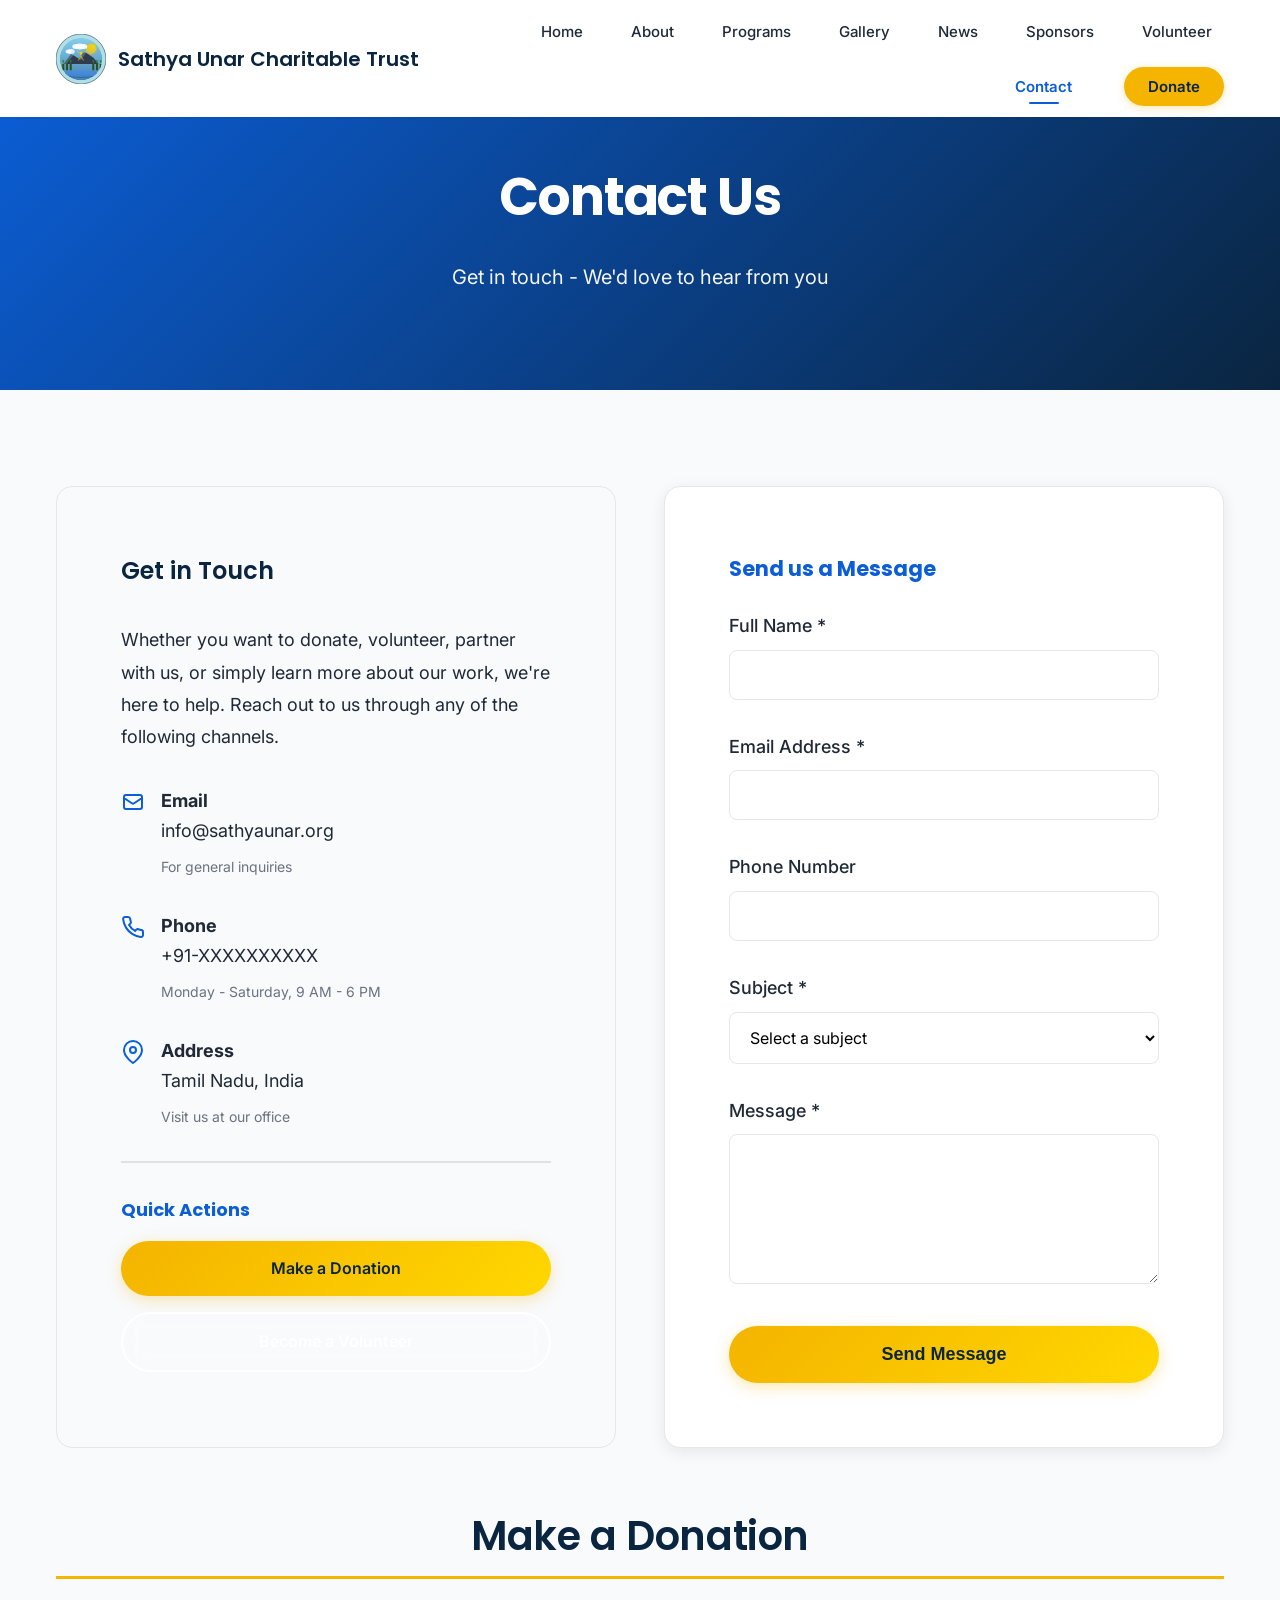
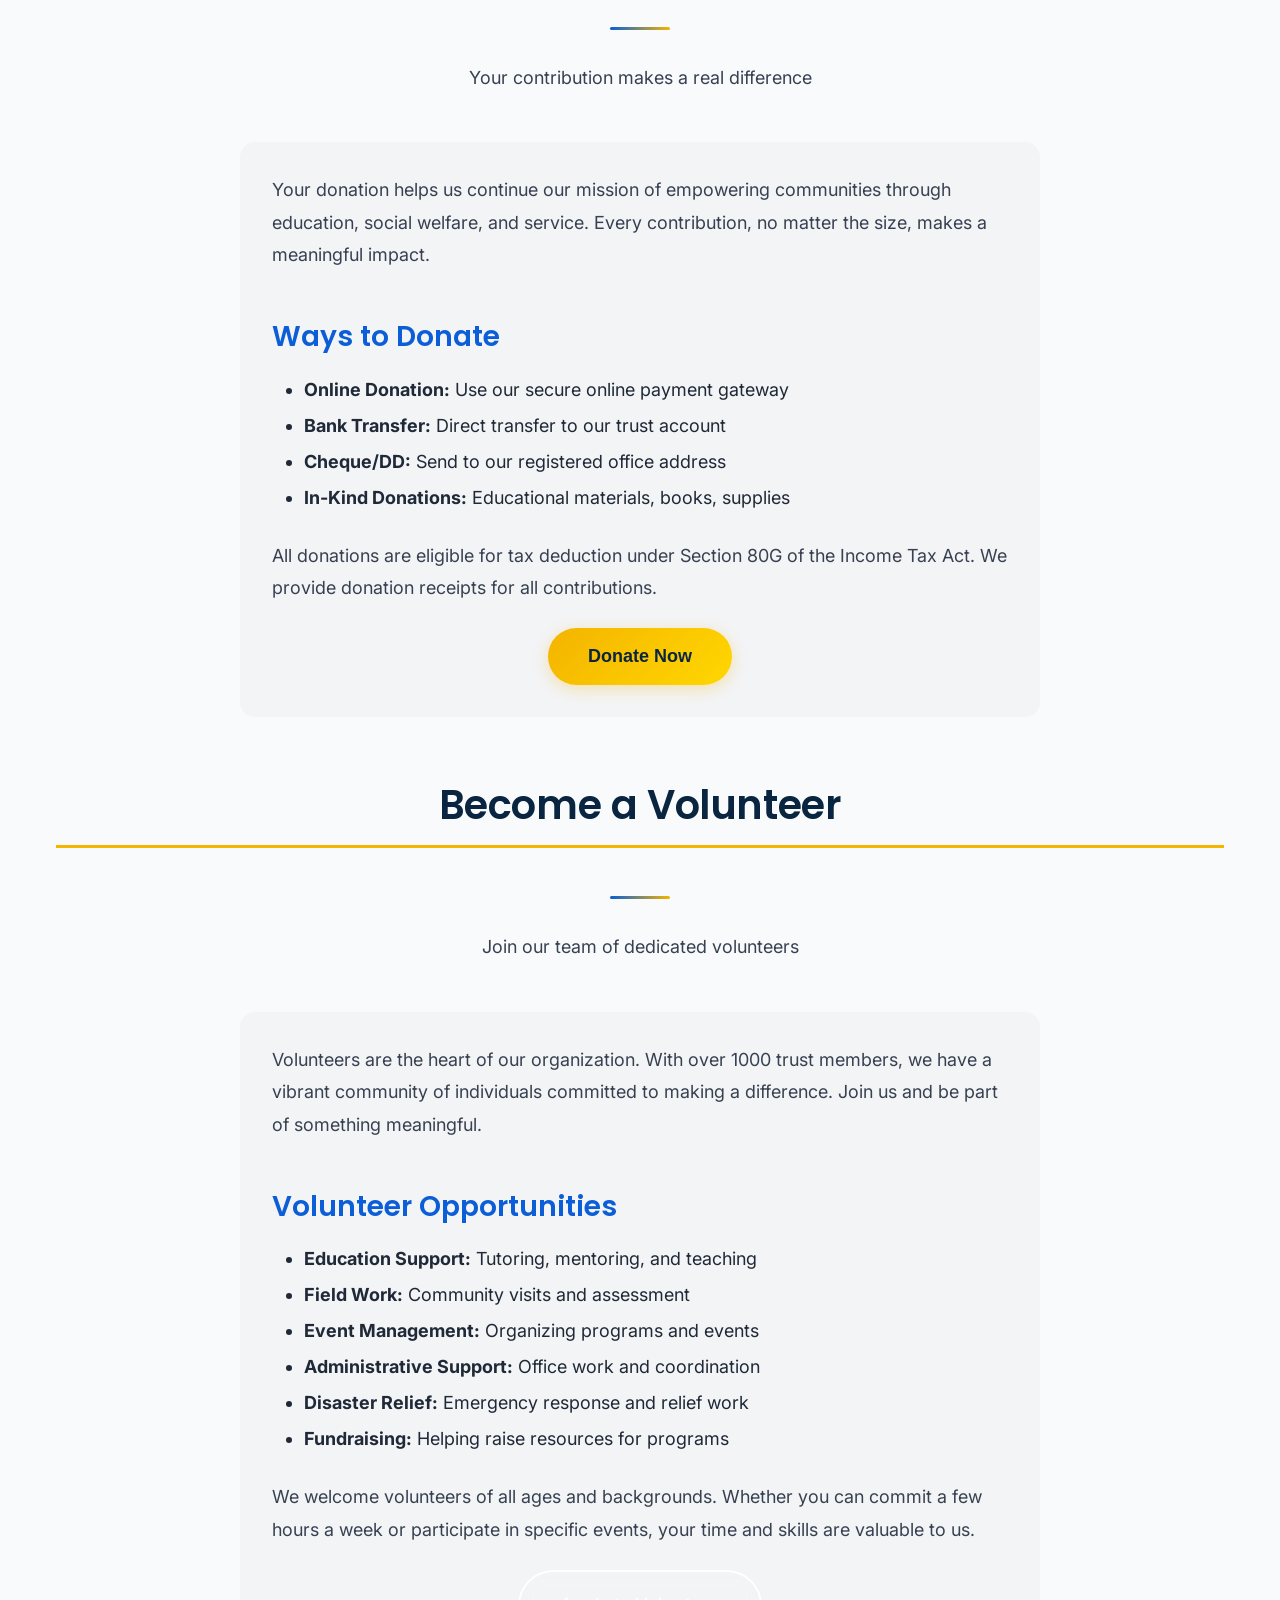
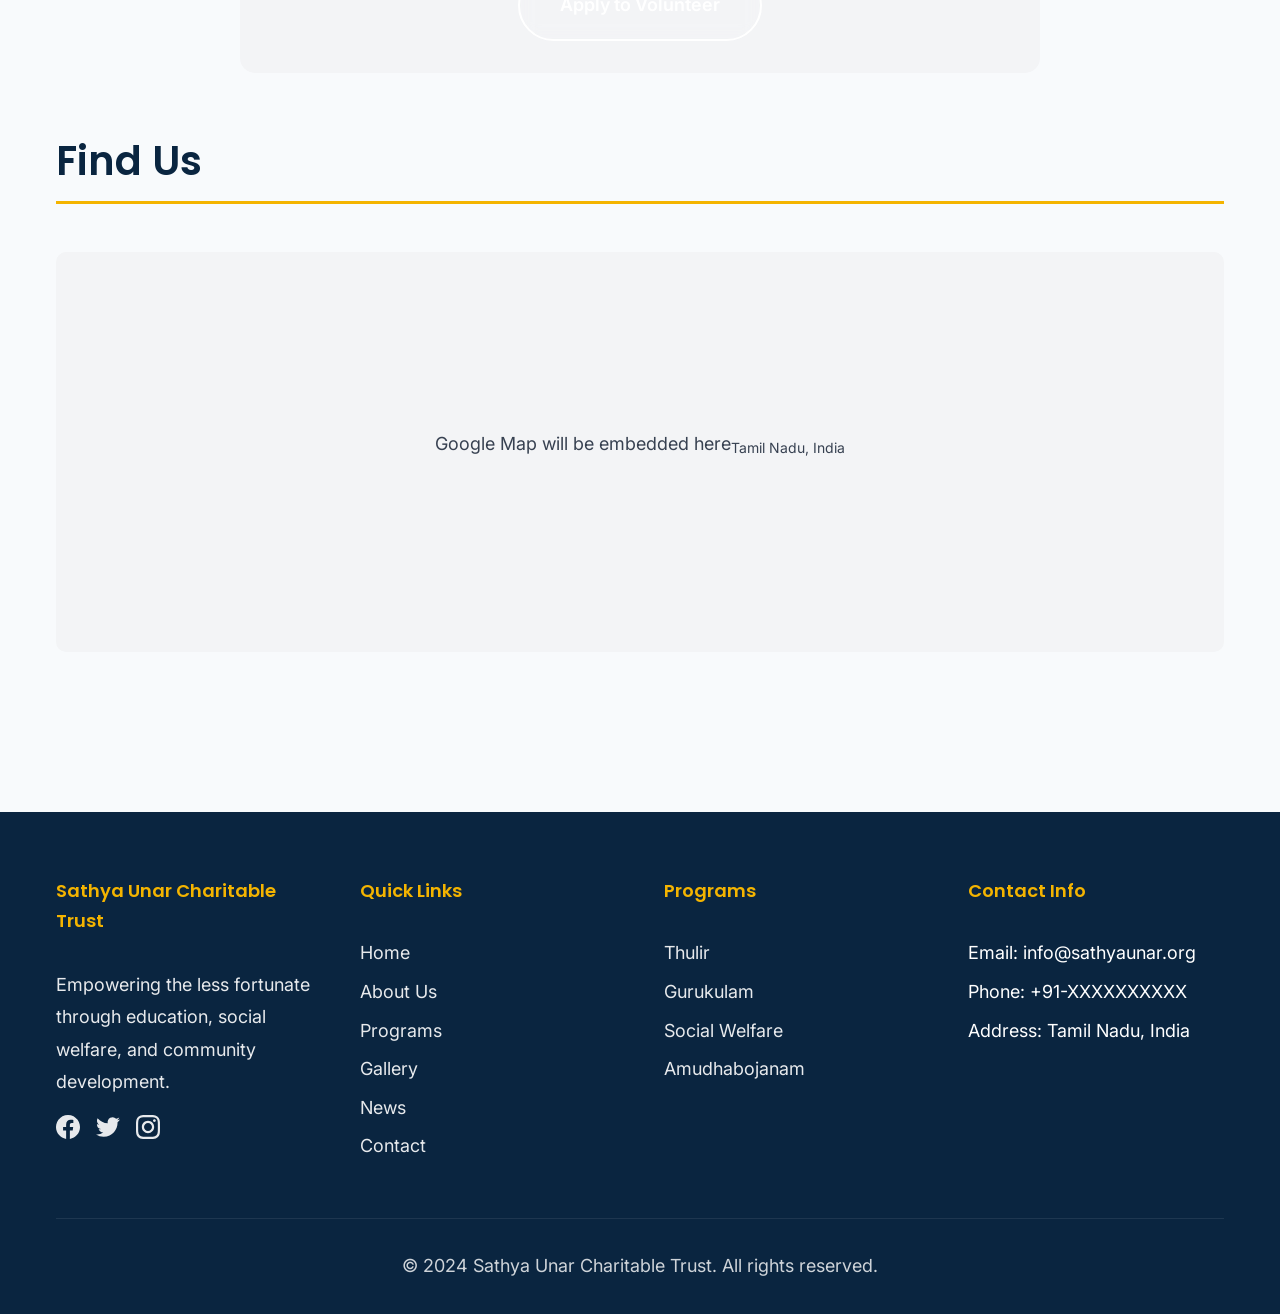
<file: contact.html>
<!DOCTYPE html>
<html lang="en">
<head>
    <meta charset="UTF-8">
    <meta name="viewport" content="width=device-width, initial-scale=1.0">
    <meta name="description" content="Contact Sathya Unar Charitable Trust - Get in touch to donate, volunteer, or learn more about our programs">
    <title>Contact Us - Sathya Unar Charitable Trust</title>
    <link rel="stylesheet" href="css/style.css">
    <link rel="preconnect" href="https://fonts.googleapis.com">
    <link rel="preconnect" href="https://fonts.gstatic.com" crossorigin>
    <link href="https://fonts.googleapis.com/css2?family=Poppins:wght@300;400;600;700&family=Inter:wght@400;500;600&display=swap" rel="stylesheet">
</head>
<body>
    <!-- Navigation -->
    <nav class="navbar" id="navbar">
        <div class="container">
            <div class="nav-wrapper">
                <div class="logo">
                    <a href="index.html">
                        <img src="images/logo.svg" alt="Sathya Unar Charitable Trust Logo">
                        <h2>Sathya Unar Charitable Trust</h2>
                    </a>
                </div>
                <button class="mobile-menu-toggle" aria-label="Toggle menu">
                    <span></span>
                    <span></span>
                    <span></span>
                </button>
                <ul class="nav-menu">
                    <li><a href="index.html">Home</a></li>
                    <li><a href="about.html">About</a></li>
                    <li><a href="programs.html">Programs</a></li>
                    <li><a href="gallery.html">Gallery</a></li>
                    <li><a href="news.html">News</a></li>
                    <li><a href="sponsors.html">Sponsors</a></li>
                    <li><a href="volunteer.html">Volunteer</a></li>
                    <li><a href="contact.html" class="active">Contact</a></li>
                    <li><a href="donate.html" class="nav-donate-btn">Donate</a></li>
                </ul>
            </div>
        </div>
    </nav>

    <!-- Page Header -->
    <section class="page-header">
        <div class="container">
            <h1>Contact Us</h1>
            <p>Get in touch - We'd love to hear from you</p>
        </div>
    </section>

    <!-- Page Content -->
    <section class="page-content">
        <div class="container">
            <div class="contact-container">
                <!-- Contact Information -->
                <div class="contact-info">
                    <h3>Get in Touch</h3>
                    <p style="margin-bottom: 2rem; line-height: 1.8;">
                        Whether you want to donate, volunteer, partner with us, or simply learn more about our work, we're here to help. Reach out to us through any of the following channels.
                    </p>
                    
                    <div class="contact-info-item">
                        <svg xmlns="http://www.w3.org/2000/svg" viewBox="0 0 24 24" fill="none" stroke="currentColor" stroke-width="2">
                            <path d="M3 8l7.89 5.26a2 2 0 002.22 0L21 8M5 19h14a2 2 0 002-2V7a2 2 0 00-2-2H5a2 2 0 00-2 2v10a2 2 0 002 2z"/>
                        </svg>
                        <div>
                            <strong>Email</strong>
                            <p>info@sathyaunar.org</p>
                            <p style="font-size: 0.875rem; color: var(--gray); margin-top: 0.5rem;">For general inquiries</p>
                        </div>
                    </div>
                    
                    <div class="contact-info-item">
                        <svg xmlns="http://www.w3.org/2000/svg" viewBox="0 0 24 24" fill="none" stroke="currentColor" stroke-width="2">
                            <path d="M22 16.92v3a2 2 0 01-2.18 2 19.79 19.79 0 01-8.63-3.07 19.5 19.5 0 01-6-6 19.79 19.79 0 01-3.07-8.67A2 2 0 014.11 2h3a2 2 0 012 1.72 12.84 12.84 0 00.7 2.81 2 2 0 01-.45 2.11L8.09 9.91a16 16 0 006 6l1.27-1.27a2 2 0 012.11-.45 12.84 12.84 0 002.81.7A2 2 0 0122 16.92z"/>
                        </svg>
                        <div>
                            <strong>Phone</strong>
                            <p>+91-XXXXXXXXXX</p>
                            <p style="font-size: 0.875rem; color: var(--gray); margin-top: 0.5rem;">Monday - Saturday, 9 AM - 6 PM</p>
                        </div>
                    </div>
                    
                    <div class="contact-info-item">
                        <svg xmlns="http://www.w3.org/2000/svg" viewBox="0 0 24 24" fill="none" stroke="currentColor" stroke-width="2">
                            <path d="M21 10c0 7-9 13-9 13s-9-6-9-13a9 9 0 0118 0z"/>
                            <circle cx="12" cy="10" r="3"/>
                        </svg>
                        <div>
                            <strong>Address</strong>
                            <p>Tamil Nadu, India</p>
                            <p style="font-size: 0.875rem; color: var(--gray); margin-top: 0.5rem;">Visit us at our office</p>
                        </div>
                    </div>

                    <div style="margin-top: 2rem; padding-top: 2rem; border-top: 2px solid rgba(0,0,0,0.1);">
                        <h4 style="font-family: var(--font-heading); color: var(--primary-blue); margin-bottom: 1rem;">Quick Actions</h4>
                        <div style="display: flex; flex-direction: column; gap: 1rem;">
                            <a href="#donate" class="btn btn-primary" style="text-align: center;">Make a Donation</a>
                            <a href="#volunteer" class="btn btn-secondary" style="text-align: center;">Become a Volunteer</a>
                        </div>
                    </div>
                </div>

                <!-- Contact Form -->
                <div class="contact-form">
                    <h3 style="font-family: var(--font-heading); color: var(--primary-blue); margin-bottom: 1.5rem;">Send us a Message</h3>
                    <form id="contactForm">
                        <div class="form-group">
                            <label for="name">Full Name *</label>
                            <input type="text" id="name" name="name" required>
                        </div>
                        
                        <div class="form-group">
                            <label for="email">Email Address *</label>
                            <input type="email" id="email" name="email" required>
                        </div>
                        
                        <div class="form-group">
                            <label for="phone">Phone Number</label>
                            <input type="tel" id="phone" name="phone">
                        </div>
                        
                        <div class="form-group">
                            <label for="subject">Subject *</label>
                            <select id="subject" name="subject" required>
                                <option value="">Select a subject</option>
                                <option value="donation">Donation Inquiry</option>
                                <option value="volunteer">Volunteer Opportunity</option>
                                <option value="partnership">Partnership/Sponsorship</option>
                                <option value="program">Program Information</option>
                                <option value="general">General Inquiry</option>
                            </select>
                        </div>
                        
                        <div class="form-group">
                            <label for="message">Message *</label>
                            <textarea id="message" name="message" rows="6" required></textarea>
                        </div>
                        
                        <button type="submit" class="btn btn-primary btn-large" style="width: 100%;">Send Message</button>
                    </form>
                </div>
            </div>

            <!-- Donate Section -->
            <div class="content-section" id="donate" style="margin-top: 4rem; scroll-margin-top: 100px;">
                <div class="section-header">
                    <h2>Make a Donation</h2>
                    <div class="section-divider"></div>
                    <p class="section-subtitle">Your contribution makes a real difference</p>
                </div>
                <div style="max-width: 800px; margin: 0 auto; background-color: var(--gray-light); padding: 2rem; border-radius: 15px;">
                    <p style="margin-bottom: 1.5rem; line-height: 1.8;">
                        Your donation helps us continue our mission of empowering communities through education, social welfare, and service. Every contribution, no matter the size, makes a meaningful impact.
                    </p>
                    <h3 style="font-family: var(--font-heading); color: var(--primary-blue); margin-bottom: 1rem;">Ways to Donate</h3>
                    <ul style="margin-left: 2rem; line-height: 2; margin-bottom: 1.5rem;">
                        <li><strong>Online Donation:</strong> Use our secure online payment gateway</li>
                        <li><strong>Bank Transfer:</strong> Direct transfer to our trust account</li>
                        <li><strong>Cheque/DD:</strong> Send to our registered office address</li>
                        <li><strong>In-Kind Donations:</strong> Educational materials, books, supplies</li>
                    </ul>
                    <p style="margin-bottom: 1.5rem; line-height: 1.8;">
                        All donations are eligible for tax deduction under Section 80G of the Income Tax Act. We provide donation receipts for all contributions.
                    </p>
                    <div style="text-align: center;">
                        <button class="btn btn-primary btn-large" onclick="alert('Donation form will be integrated here. Please contact us for donation details.')">Donate Now</button>
                    </div>
                </div>
            </div>

            <!-- Volunteer Section -->
            <div class="content-section" id="volunteer" style="margin-top: 4rem; scroll-margin-top: 100px;">
                <div class="section-header">
                    <h2>Become a Volunteer</h2>
                    <div class="section-divider"></div>
                    <p class="section-subtitle">Join our team of dedicated volunteers</p>
                </div>
                <div style="max-width: 800px; margin: 0 auto; background-color: var(--gray-light); padding: 2rem; border-radius: 15px;">
                    <p style="margin-bottom: 1.5rem; line-height: 1.8;">
                        Volunteers are the heart of our organization. With over 1000 trust members, we have a vibrant community of individuals committed to making a difference. Join us and be part of something meaningful.
                    </p>
                    <h3 style="font-family: var(--font-heading); color: var(--primary-blue); margin-bottom: 1rem;">Volunteer Opportunities</h3>
                    <ul style="margin-left: 2rem; line-height: 2; margin-bottom: 1.5rem;">
                        <li><strong>Education Support:</strong> Tutoring, mentoring, and teaching</li>
                        <li><strong>Field Work:</strong> Community visits and assessment</li>
                        <li><strong>Event Management:</strong> Organizing programs and events</li>
                        <li><strong>Administrative Support:</strong> Office work and coordination</li>
                        <li><strong>Disaster Relief:</strong> Emergency response and relief work</li>
                        <li><strong>Fundraising:</strong> Helping raise resources for programs</li>
                    </ul>
                    <p style="margin-bottom: 1.5rem; line-height: 1.8;">
                        We welcome volunteers of all ages and backgrounds. Whether you can commit a few hours a week or participate in specific events, your time and skills are valuable to us.
                    </p>
                    <div style="text-align: center;">
                        <a href="#contactForm" class="btn btn-secondary btn-large" onclick="document.getElementById('subject').value='volunteer'; document.getElementById('contactForm').scrollIntoView({behavior: 'smooth'});">Apply to Volunteer</a>
                    </div>
                </div>
            </div>

            <!-- Map -->
            <div class="content-section" style="margin-top: 4rem;">
                <h2>Find Us</h2>
                <div class="map-container">
                    <p>Google Map will be embedded here</p>
                    <p style="font-size: 0.875rem; margin-top: 0.5rem;">Tamil Nadu, India</p>
                </div>
            </div>
        </div>
    </section>

    <!-- Footer -->
    <footer class="footer">
        <div class="container">
            <div class="footer-content">
                <div class="footer-section">
                    <h3>Sathya Unar Charitable Trust</h3>
                    <p>Empowering the less fortunate through education, social welfare, and community development.</p>
                    <div class="social-links">
                        <a href="#" aria-label="Facebook"><svg width="24" height="24" viewBox="0 0 24 24" fill="currentColor"><path d="M24 12.073c0-6.627-5.373-12-12-12s-12 5.373-12 12c0 5.99 4.388 10.954 10.125 11.854v-8.385H7.078v-3.47h3.047V9.43c0-3.007 1.792-4.669 4.533-4.669 1.312 0 2.686.235 2.686.235v2.953H15.83c-1.491 0-1.956.925-1.956 1.874v2.25h3.328l-.532 3.47h-2.796v8.385C19.612 23.027 24 18.062 24 12.073z"/></svg></a>
                        <a href="#" aria-label="Twitter"><svg width="24" height="24" viewBox="0 0 24 24" fill="currentColor"><path d="M23.953 4.57a10 10 0 01-2.825.775 4.958 4.958 0 002.163-2.723c-.951.555-2.005.959-3.127 1.184a4.92 4.92 0 00-8.384 4.482C7.69 8.095 4.067 6.13 1.64 3.162a4.822 4.822 0 00-.666 2.475c0 1.71.87 3.213 2.188 4.096a4.904 4.904 0 01-2.228-.616v.06a4.923 4.923 0 003.946 4.827 4.996 4.996 0 01-2.212.085 4.936 4.936 0 004.604 3.417 9.867 9.867 0 01-6.102 2.105c-.39 0-.779-.023-1.17-.067a13.995 13.995 0 007.557 2.209c9.053 0 13.998-7.496 13.998-13.985 0-.21 0-.42-.015-.63A9.935 9.935 0 0024 4.59z"/></svg></a>
                        <a href="#" aria-label="Instagram"><svg width="24" height="24" viewBox="0 0 24 24" fill="currentColor"><path d="M12 2.163c3.204 0 3.584.012 4.85.07 3.252.148 4.771 1.691 4.919 4.919.058 1.265.069 1.645.069 4.849 0 3.205-.012 3.584-.069 4.849-.149 3.225-1.664 4.771-4.919 4.919-1.266.058-1.644.07-4.85.07-3.204 0-3.584-.012-4.849-.07-3.26-.149-4.771-1.699-4.919-4.92-.058-1.265-.07-1.644-.07-4.849 0-3.204.013-3.583.07-4.849.149-3.227 1.664-4.771 4.919-4.919 1.266-.057 1.645-.069 4.849-.069zm0-2.163c-3.259 0-3.667.014-4.947.072-4.358.2-6.78 2.618-6.98 6.98-.059 1.281-.073 1.689-.073 4.948 0 3.259.014 3.668.072 4.948.2 4.358 2.618 6.78 6.98 6.98 1.281.058 1.689.072 4.948.072 3.259 0 3.668-.014 4.948-.072 4.354-.2 6.782-2.618 6.979-6.98.059-1.28.073-1.689.073-4.948 0-3.259-.014-3.667-.072-4.947-.196-4.354-2.617-6.78-6.979-6.98-1.281-.059-1.69-.073-4.949-.073zm0 5.838c-3.403 0-6.162 2.759-6.162 6.162s2.759 6.163 6.162 6.163 6.162-2.759 6.162-6.163c0-3.403-2.759-6.162-6.162-6.162zm0 10.162c-2.209 0-4-1.79-4-4 0-2.209 1.791-4 4-4s4 1.791 4 4c0 2.21-1.791 4-4 4zm6.406-11.845c-.796 0-1.441.645-1.441 1.44s.645 1.44 1.441 1.44c.795 0 1.439-.645 1.439-1.44s-.644-1.44-1.439-1.44z"/></svg></a>
                    </div>
                </div>
                <div class="footer-section">
                    <h4>Quick Links</h4>
                    <ul>
                        <li><a href="index.html">Home</a></li>
                        <li><a href="about.html">About Us</a></li>
                        <li><a href="programs.html">Programs</a></li>
                        <li><a href="gallery.html">Gallery</a></li>
                        <li><a href="news.html">News</a></li>
                        <li><a href="contact.html">Contact</a></li>
                    </ul>
                </div>
                <div class="footer-section">
                    <h4>Programs</h4>
                    <ul>
                        <li><a href="programs.html#thulir">Thulir</a></li>
                        <li><a href="programs.html#gurukulam">Gurukulam</a></li>
                        <li><a href="programs.html#social-welfare">Social Welfare</a></li>
                        <li><a href="programs.html#amudhabojanam">Amudhabojanam</a></li>
                    </ul>
                </div>
                <div class="footer-section">
                    <h4>Contact Info</h4>
                    <ul>
                        <li>Email: info@sathyaunar.org</li>
                        <li>Phone: +91-XXXXXXXXXX</li>
                        <li>Address: Tamil Nadu, India</li>
                    </ul>
                </div>
            </div>
            <div class="footer-bottom">
                <p>&copy; 2024 Sathya Unar Charitable Trust. All rights reserved.</p>
            </div>
        </div>
    </footer>

    <script src="js/main.js"></script>
</body>
</html>
</file>
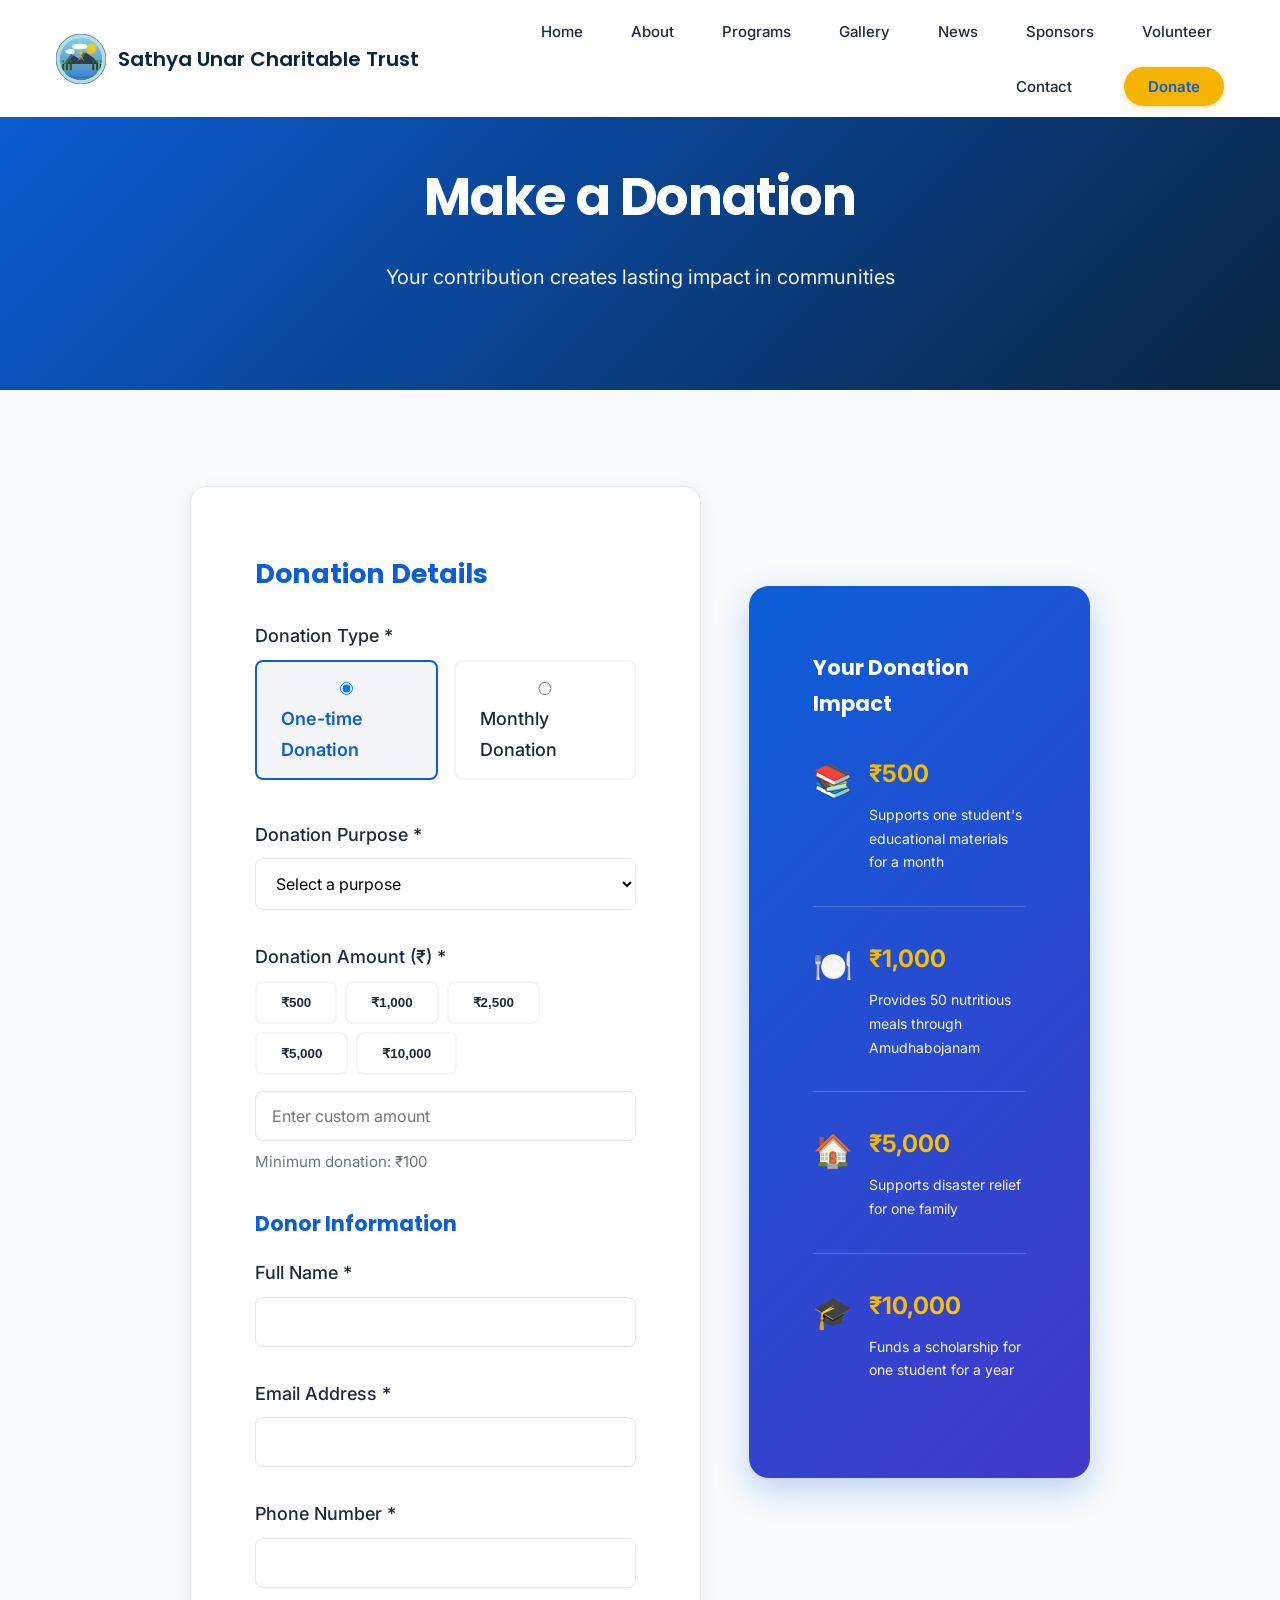
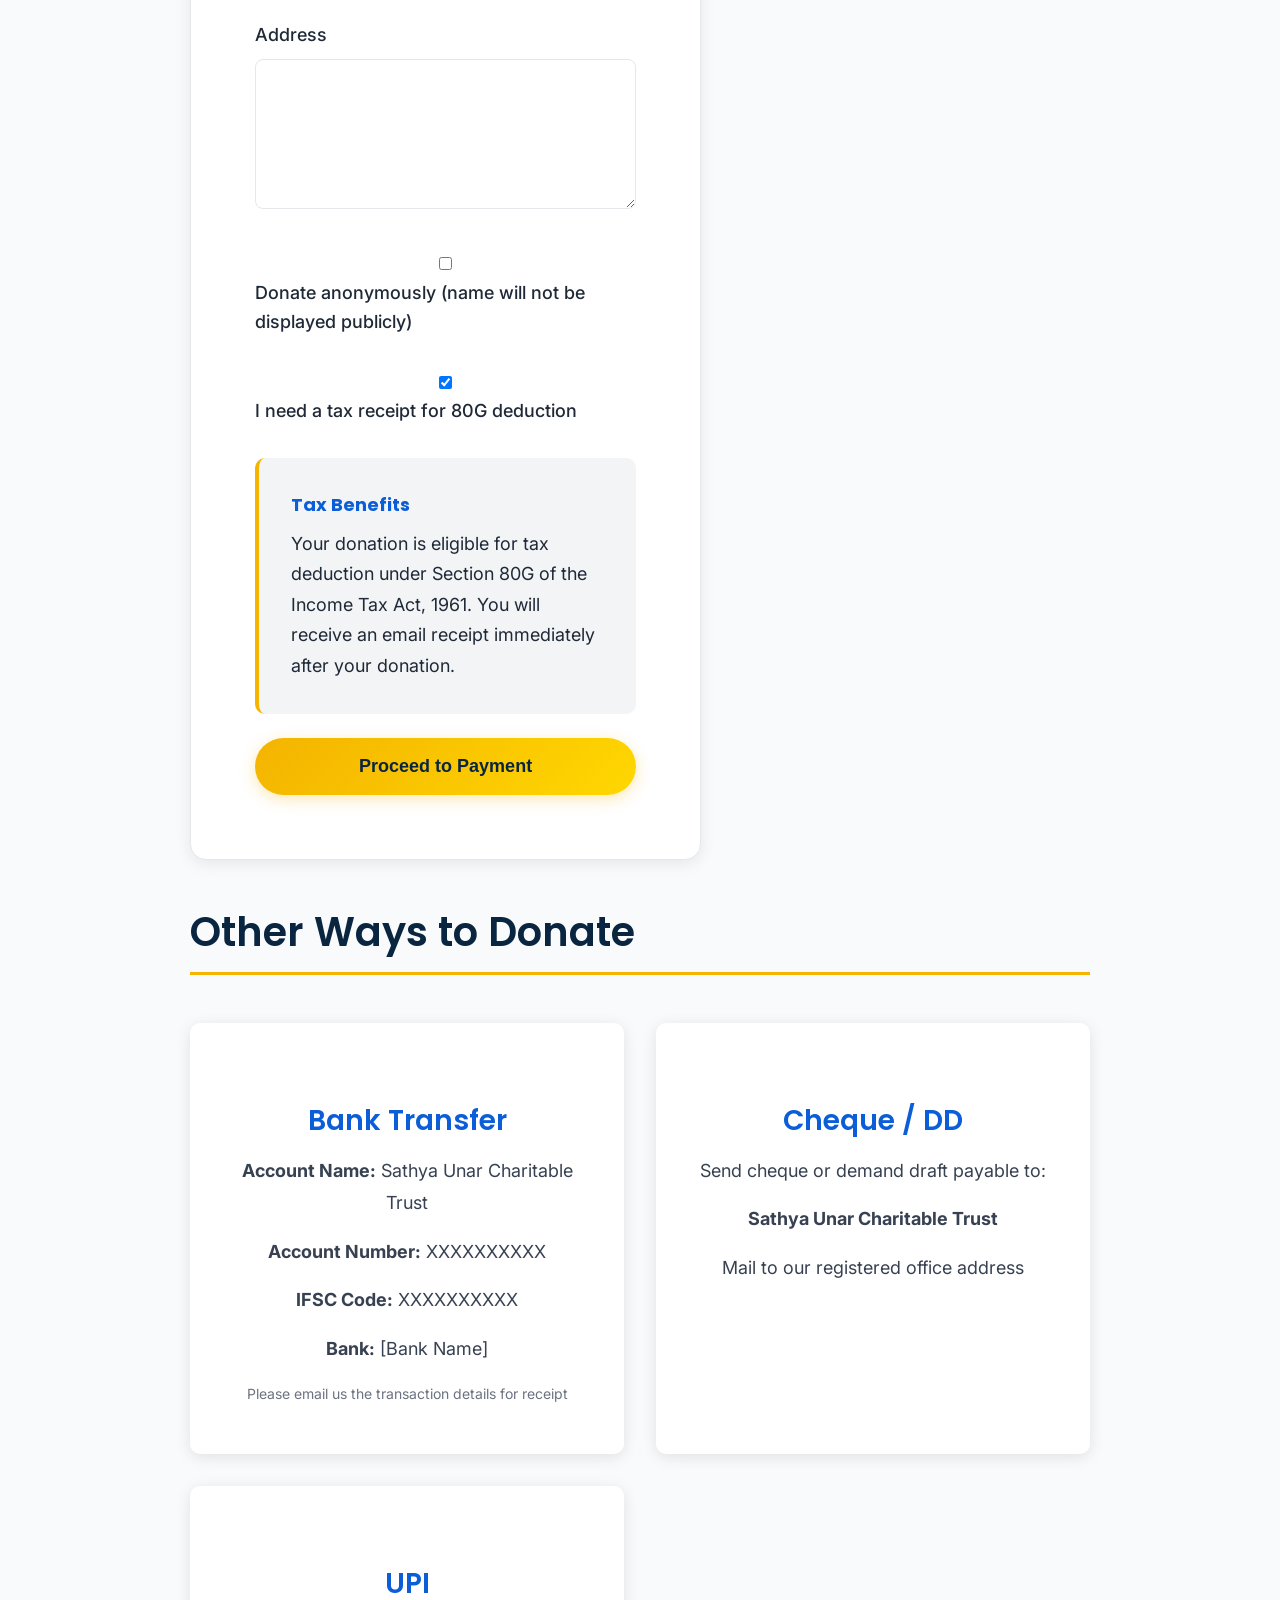
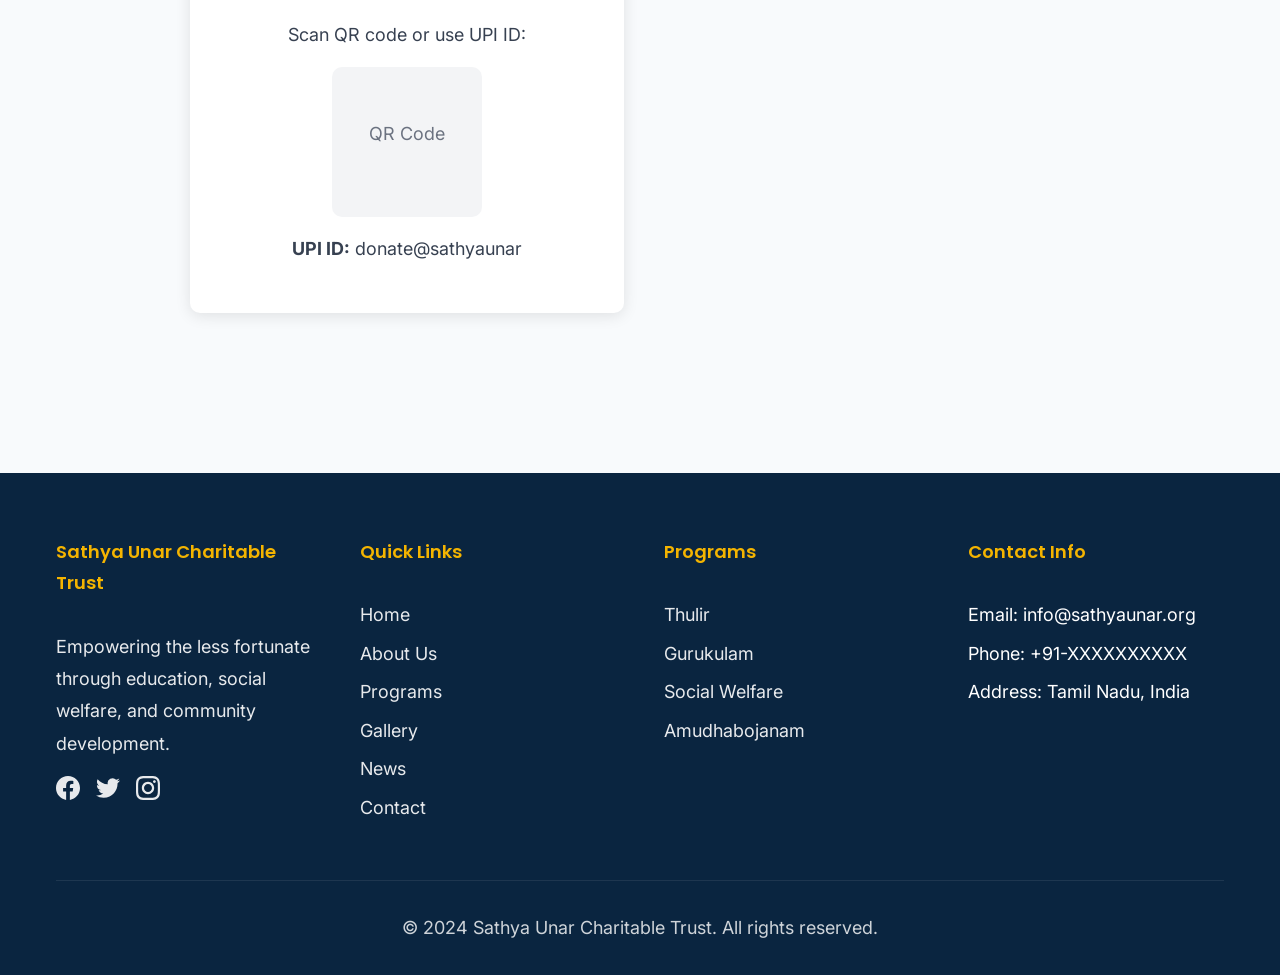
<file: donate.html>
<!DOCTYPE html>
<html lang="en">
<head>
    <meta charset="UTF-8">
    <meta name="viewport" content="width=device-width, initial-scale=1.0">
    <meta name="description" content="Donate to Sathya Unar Charitable Trust - Support education, social welfare, and community development">
    <title>Donate - Sathya Unar Charitable Trust</title>
    <link rel="stylesheet" href="css/style.css">
    <link rel="preconnect" href="https://fonts.googleapis.com">
    <link rel="preconnect" href="https://fonts.gstatic.com" crossorigin>
    <link href="https://fonts.googleapis.com/css2?family=Poppins:wght@300;400;600;700&family=Inter:wght@400;500;600&display=swap" rel="stylesheet">
    <script src="https://checkout.razorpay.com/v1/checkout.js"></script>
</head>
<body>
    <!-- Navigation -->
    <nav class="navbar" id="navbar">
        <div class="container">
            <div class="nav-wrapper">
                <div class="logo">
                    <a href="index.html">
                        <img src="images/logo.svg" alt="Sathya Unar Charitable Trust Logo">
                        <h2>Sathya Unar Charitable Trust</h2>
                    </a>
                </div>
                <button class="mobile-menu-toggle" aria-label="Toggle menu">
                    <span></span>
                    <span></span>
                    <span></span>
                </button>
                <ul class="nav-menu">
                    <li><a href="index.html">Home</a></li>
                    <li><a href="about.html">About</a></li>
                    <li><a href="programs.html">Programs</a></li>
                    <li><a href="gallery.html">Gallery</a></li>
                    <li><a href="news.html">News</a></li>
                    <li><a href="sponsors.html">Sponsors</a></li>
                    <li><a href="volunteer.html">Volunteer</a></li>
                    <li><a href="contact.html">Contact</a></li>
                    <li><a href="donate.html" class="nav-donate-btn active">Donate</a></li>
                </ul>
            </div>
        </div>
    </nav>

    <!-- Page Header -->
    <section class="page-header">
        <div class="container">
            <h1>Make a Donation</h1>
            <p>Your contribution creates lasting impact in communities</p>
        </div>
    </section>

    <!-- Page Content -->
    <section class="page-content">
        <div class="container">
            <div style="max-width: 900px; margin: 0 auto;">
                <!-- Donation Form -->
                <div class="donation-form-container">
                    <div class="donation-form">
                        <h2 style="font-family: var(--font-heading); color: var(--primary-blue); margin-bottom: 1.5rem;">Donation Details</h2>
                        
                        <form id="donationForm">
                            <!-- Donation Type -->
                            <div class="form-group">
                                <label>Donation Type *</label>
                                <div class="radio-group">
                                    <label class="radio-label">
                                        <input type="radio" name="donationType" value="one-time" checked>
                                        <span>One-time Donation</span>
                                    </label>
                                    <label class="radio-label">
                                        <input type="radio" name="donationType" value="monthly">
                                        <span>Monthly Donation</span>
                                    </label>
                                </div>
                            </div>

                            <!-- Donation Purpose -->
                            <div class="form-group">
                                <label for="donationPurpose">Donation Purpose *</label>
                                <select id="donationPurpose" name="donationPurpose" required>
                                    <option value="">Select a purpose</option>
                                    <option value="education">Education Support (Thulir)</option>
                                    <option value="food">Food Program (Amudhabojanam)</option>
                                    <option value="disaster">Disaster Relief</option>
                                    <option value="gurukulam">Gurukulam Program</option>
                                    <option value="social-welfare">Social Welfare</option>
                                    <option value="general">General Fund</option>
                                </select>
                            </div>

                            <!-- Amount -->
                            <div class="form-group">
                                <label for="amount">Donation Amount (₹) *</label>
                                <div class="amount-options">
                                    <button type="button" class="amount-btn" data-amount="500">₹500</button>
                                    <button type="button" class="amount-btn" data-amount="1000">₹1,000</button>
                                    <button type="button" class="amount-btn" data-amount="2500">₹2,500</button>
                                    <button type="button" class="amount-btn" data-amount="5000">₹5,000</button>
                                    <button type="button" class="amount-btn" data-amount="10000">₹10,000</button>
                                </div>
                                <input type="number" id="amount" name="amount" placeholder="Enter custom amount" min="100" required>
                                <small style="color: var(--gray); display: block; margin-top: 0.5rem;">Minimum donation: ₹100</small>
                            </div>

                            <!-- Donor Information -->
                            <h3 style="font-family: var(--font-heading); color: var(--primary-blue); margin-top: 2rem; margin-bottom: 1rem;">Donor Information</h3>
                            
                            <div class="form-group">
                                <label for="donorName">Full Name *</label>
                                <input type="text" id="donorName" name="donorName" required>
                            </div>

                            <div class="form-group">
                                <label for="donorEmail">Email Address *</label>
                                <input type="email" id="donorEmail" name="donorEmail" required>
                            </div>

                            <div class="form-group">
                                <label for="donorPhone">Phone Number *</label>
                                <input type="tel" id="donorPhone" name="donorPhone" pattern="[0-9]{10}" required>
                            </div>

                            <div class="form-group">
                                <label for="donorAddress">Address</label>
                                <textarea id="donorAddress" name="donorAddress" rows="3"></textarea>
                            </div>

                            <div class="form-group">
                                <label class="checkbox-label">
                                    <input type="checkbox" id="anonymous" name="anonymous">
                                    <span>Donate anonymously (name will not be displayed publicly)</span>
                                </label>
                            </div>

                            <div class="form-group">
                                <label class="checkbox-label">
                                    <input type="checkbox" id="taxReceipt" name="taxReceipt" checked>
                                    <span>I need a tax receipt for 80G deduction</span>
                                </label>
                            </div>

                            <!-- Tax Benefit Info -->
                            <div class="tax-info">
                                <h4>Tax Benefits</h4>
                                <p>Your donation is eligible for tax deduction under Section 80G of the Income Tax Act, 1961. You will receive an email receipt immediately after your donation.</p>
                            </div>

                            <button type="submit" class="btn btn-primary btn-large" style="width: 100%; margin-top: 1.5rem;">
                                Proceed to Payment
                            </button>
                        </form>
                    </div>

                    <!-- Donation Impact Info -->
                    <div class="donation-impact">
                        <h3>Your Donation Impact</h3>
                        <div class="impact-item">
                            <div class="impact-icon">📚</div>
                            <div>
                                <strong>₹500</strong>
                                <p>Supports one student's educational materials for a month</p>
                            </div>
                        </div>
                        <div class="impact-item">
                            <div class="impact-icon">🍽️</div>
                            <div>
                                <strong>₹1,000</strong>
                                <p>Provides 50 nutritious meals through Amudhabojanam</p>
                            </div>
                        </div>
                        <div class="impact-item">
                            <div class="impact-icon">🏠</div>
                            <div>
                                <strong>₹5,000</strong>
                                <p>Supports disaster relief for one family</p>
                            </div>
                        </div>
                        <div class="impact-item">
                            <div class="impact-icon">🎓</div>
                            <div>
                                <strong>₹10,000</strong>
                                <p>Funds a scholarship for one student for a year</p>
                            </div>
                        </div>
                    </div>
                </div>

                <!-- Payment Methods -->
                <div class="content-section" style="margin-top: 3rem;">
                    <h2>Other Ways to Donate</h2>
                    <div class="payment-methods">
                        <div class="payment-method-card">
                            <h3>Bank Transfer</h3>
                            <p><strong>Account Name:</strong> Sathya Unar Charitable Trust</p>
                            <p><strong>Account Number:</strong> XXXXXXXXXX</p>
                            <p><strong>IFSC Code:</strong> XXXXXXXXXX</p>
                            <p><strong>Bank:</strong> [Bank Name]</p>
                            <p style="margin-top: 1rem; font-size: 0.875rem; color: var(--gray);">Please email us the transaction details for receipt</p>
                        </div>
                        <div class="payment-method-card">
                            <h3>Cheque / DD</h3>
                            <p>Send cheque or demand draft payable to:</p>
                            <p><strong>Sathya Unar Charitable Trust</strong></p>
                            <p style="margin-top: 1rem;">Mail to our registered office address</p>
                        </div>
                        <div class="payment-method-card">
                            <h3>UPI</h3>
                            <p>Scan QR code or use UPI ID:</p>
                            <div class="upi-qr" style="width: 150px; height: 150px; background: var(--gray-light); margin: 1rem auto; display: flex; align-items: center; justify-content: center; border-radius: 10px;">
                                <p style="color: var(--gray);">QR Code</p>
                            </div>
                            <p><strong>UPI ID:</strong> donate@sathyaunar</p>
                        </div>
                    </div>
                </div>
            </div>
        </div>
    </section>

    <!-- Footer -->
    <footer class="footer">
        <div class="container">
            <div class="footer-content">
                <div class="footer-section">
                    <h3>Sathya Unar Charitable Trust</h3>
                    <p>Empowering the less fortunate through education, social welfare, and community development.</p>
                    <div class="social-links">
                        <a href="#" aria-label="Facebook"><svg width="24" height="24" viewBox="0 0 24 24" fill="currentColor"><path d="M24 12.073c0-6.627-5.373-12-12-12s-12 5.373-12 12c0 5.99 4.388 10.954 10.125 11.854v-8.385H7.078v-3.47h3.047V9.43c0-3.007 1.792-4.669 4.533-4.669 1.312 0 2.686.235 2.686.235v2.953H15.83c-1.491 0-1.956.925-1.956 1.874v2.25h3.328l-.532 3.47h-2.796v8.385C19.612 23.027 24 18.062 24 12.073z"/></svg></a>
                        <a href="#" aria-label="Twitter"><svg width="24" height="24" viewBox="0 0 24 24" fill="currentColor"><path d="M23.953 4.57a10 10 0 01-2.825.775 4.958 4.958 0 002.163-2.723c-.951.555-2.005.959-3.127 1.184a4.92 4.92 0 00-8.384 4.482C7.69 8.095 4.067 6.13 1.64 3.162a4.822 4.822 0 00-.666 2.475c0 1.71.87 3.213 2.188 4.096a4.904 4.904 0 01-2.228-.616v.06a4.923 4.923 0 003.946 4.827 4.996 4.996 0 01-2.212.085 4.936 4.936 0 004.604 3.417 9.867 9.867 0 01-6.102 2.105c-.39 0-.779-.023-1.17-.067a13.995 13.995 0 007.557 2.209c9.053 0 13.998-7.496 13.998-13.985 0-.21 0-.42-.015-.63A9.935 9.935 0 0024 4.59z"/></svg></a>
                        <a href="#" aria-label="Instagram"><svg width="24" height="24" viewBox="0 0 24 24" fill="currentColor"><path d="M12 2.163c3.204 0 3.584.012 4.85.07 3.252.148 4.771 1.691 4.919 4.919.058 1.265.069 1.645.069 4.849 0 3.205-.012 3.584-.069 4.849-.149 3.225-1.664 4.771-4.919 4.919-1.266.058-1.644.07-4.85.07-3.204 0-3.584-.012-4.849-.07-3.26-.149-4.771-1.699-4.919-4.92-.058-1.265-.07-1.644-.07-4.849 0-3.204.013-3.583.07-4.849.149-3.227 1.664-4.771 4.919-4.919 1.266-.057 1.645-.069 4.849-.069zm0-2.163c-3.259 0-3.667.014-4.947.072-4.358.2-6.78 2.618-6.98 6.98-.059 1.281-.073 1.689-.073 4.948 0 3.259.014 3.668.072 4.948.2 4.358 2.618 6.78 6.98 6.98 1.281.058 1.689.072 4.948.072 3.259 0 3.668-.014 4.948-.072 4.354-.2 6.782-2.618 6.979-6.98.059-1.28.073-1.689.073-4.948 0-3.259-.014-3.667-.072-4.947-.196-4.354-2.617-6.78-6.979-6.98-1.281-.059-1.69-.073-4.949-.073zm0 5.838c-3.403 0-6.162 2.759-6.162 6.162s2.759 6.163 6.162 6.163 6.162-2.759 6.162-6.163c0-3.403-2.759-6.162-6.162-6.162zm0 10.162c-2.209 0-4-1.79-4-4 0-2.209 1.791-4 4-4s4 1.791 4 4c0 2.21-1.791 4-4 4zm6.406-11.845c-.796 0-1.441.645-1.441 1.44s.645 1.44 1.441 1.44c.795 0 1.439-.645 1.439-1.44s-.644-1.44-1.439-1.44z"/></svg></a>
                    </div>
                </div>
                <div class="footer-section">
                    <h4>Quick Links</h4>
                    <ul>
                        <li><a href="index.html">Home</a></li>
                        <li><a href="about.html">About Us</a></li>
                        <li><a href="programs.html">Programs</a></li>
                        <li><a href="gallery.html">Gallery</a></li>
                        <li><a href="news.html">News</a></li>
                        <li><a href="contact.html">Contact</a></li>
                    </ul>
                </div>
                <div class="footer-section">
                    <h4>Programs</h4>
                    <ul>
                        <li><a href="programs.html#thulir">Thulir</a></li>
                        <li><a href="programs.html#gurukulam">Gurukulam</a></li>
                        <li><a href="programs.html#social-welfare">Social Welfare</a></li>
                        <li><a href="programs.html#amudhabojanam">Amudhabojanam</a></li>
                    </ul>
                </div>
                <div class="footer-section">
                    <h4>Contact Info</h4>
                    <ul>
                        <li>Email: info@sathyaunar.org</li>
                        <li>Phone: +91-XXXXXXXXXX</li>
                        <li>Address: Tamil Nadu, India</li>
                    </ul>
                </div>
            </div>
            <div class="footer-bottom">
                <p>&copy; 2024 Sathya Unar Charitable Trust. All rights reserved.</p>
            </div>
        </div>
    </footer>

    <script src="js/main.js"></script>
    <script src="js/donation.js"></script>
</body>
</html>
</file>
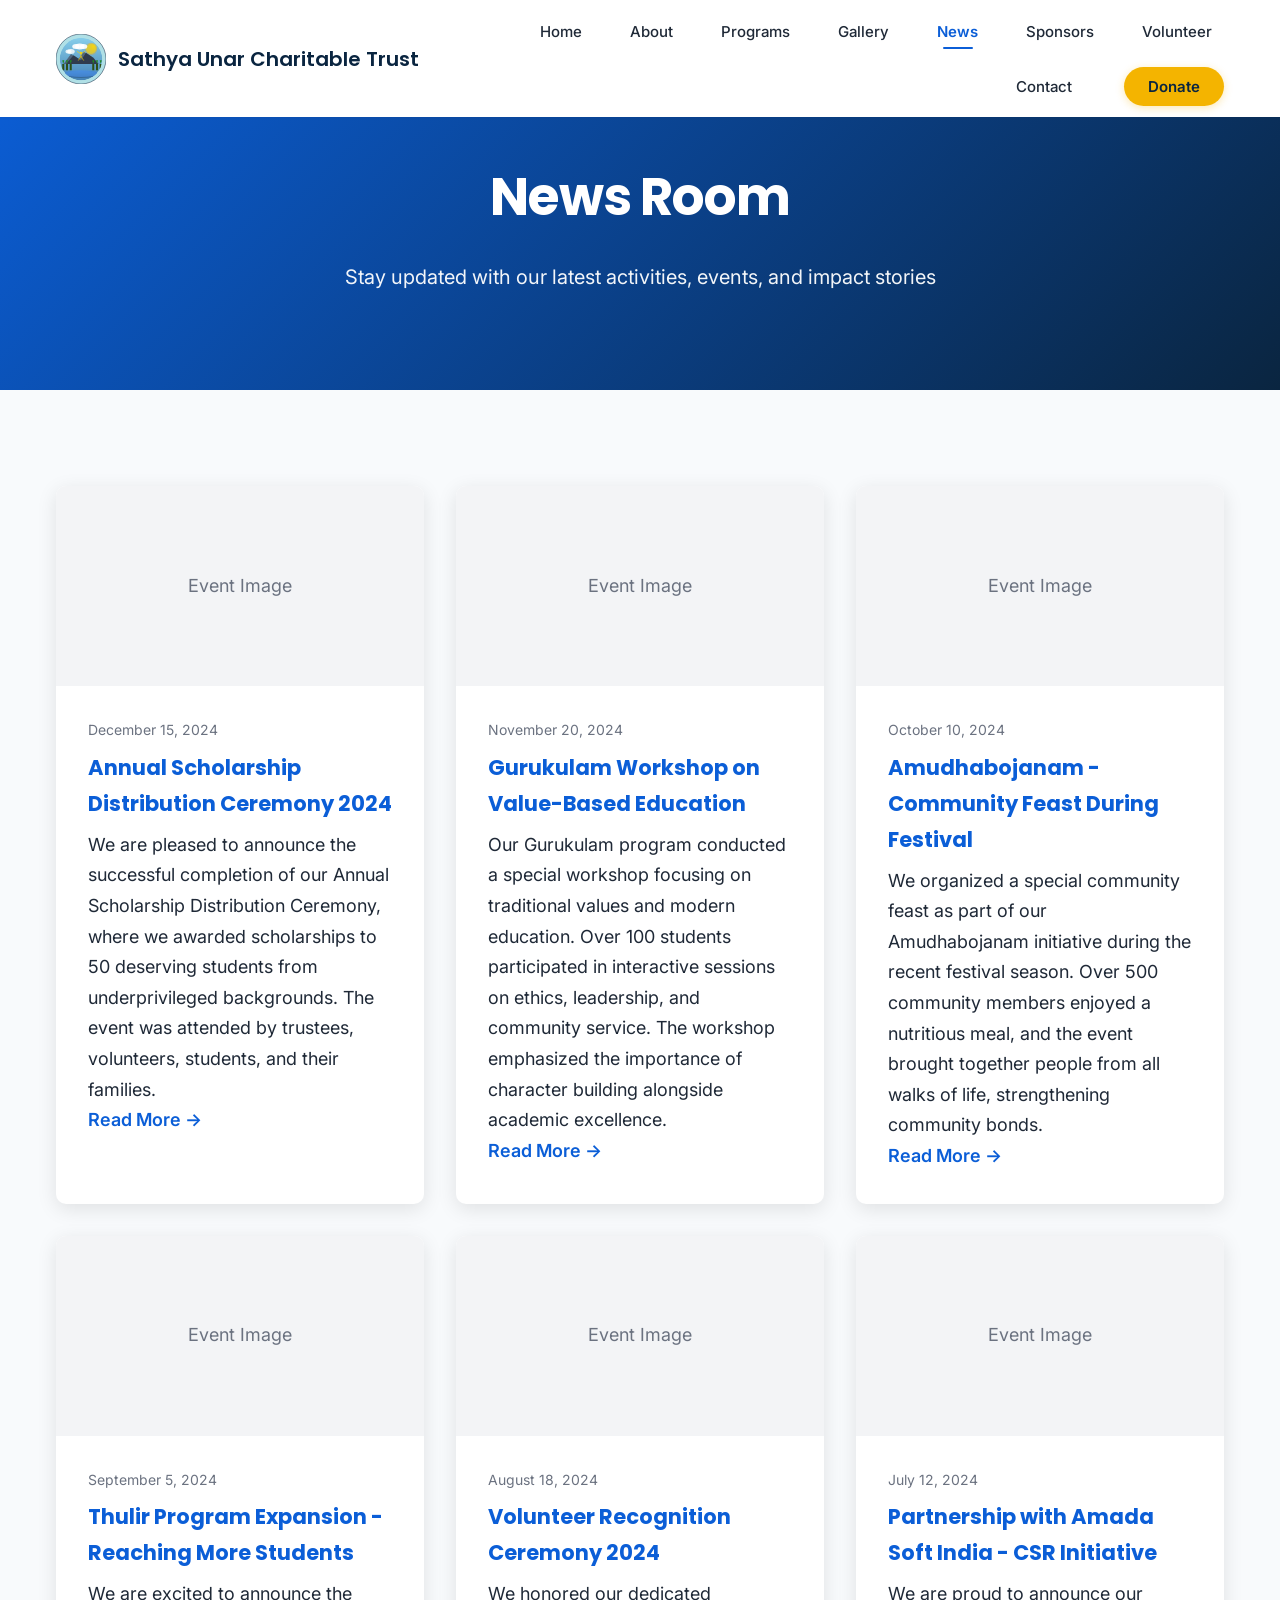
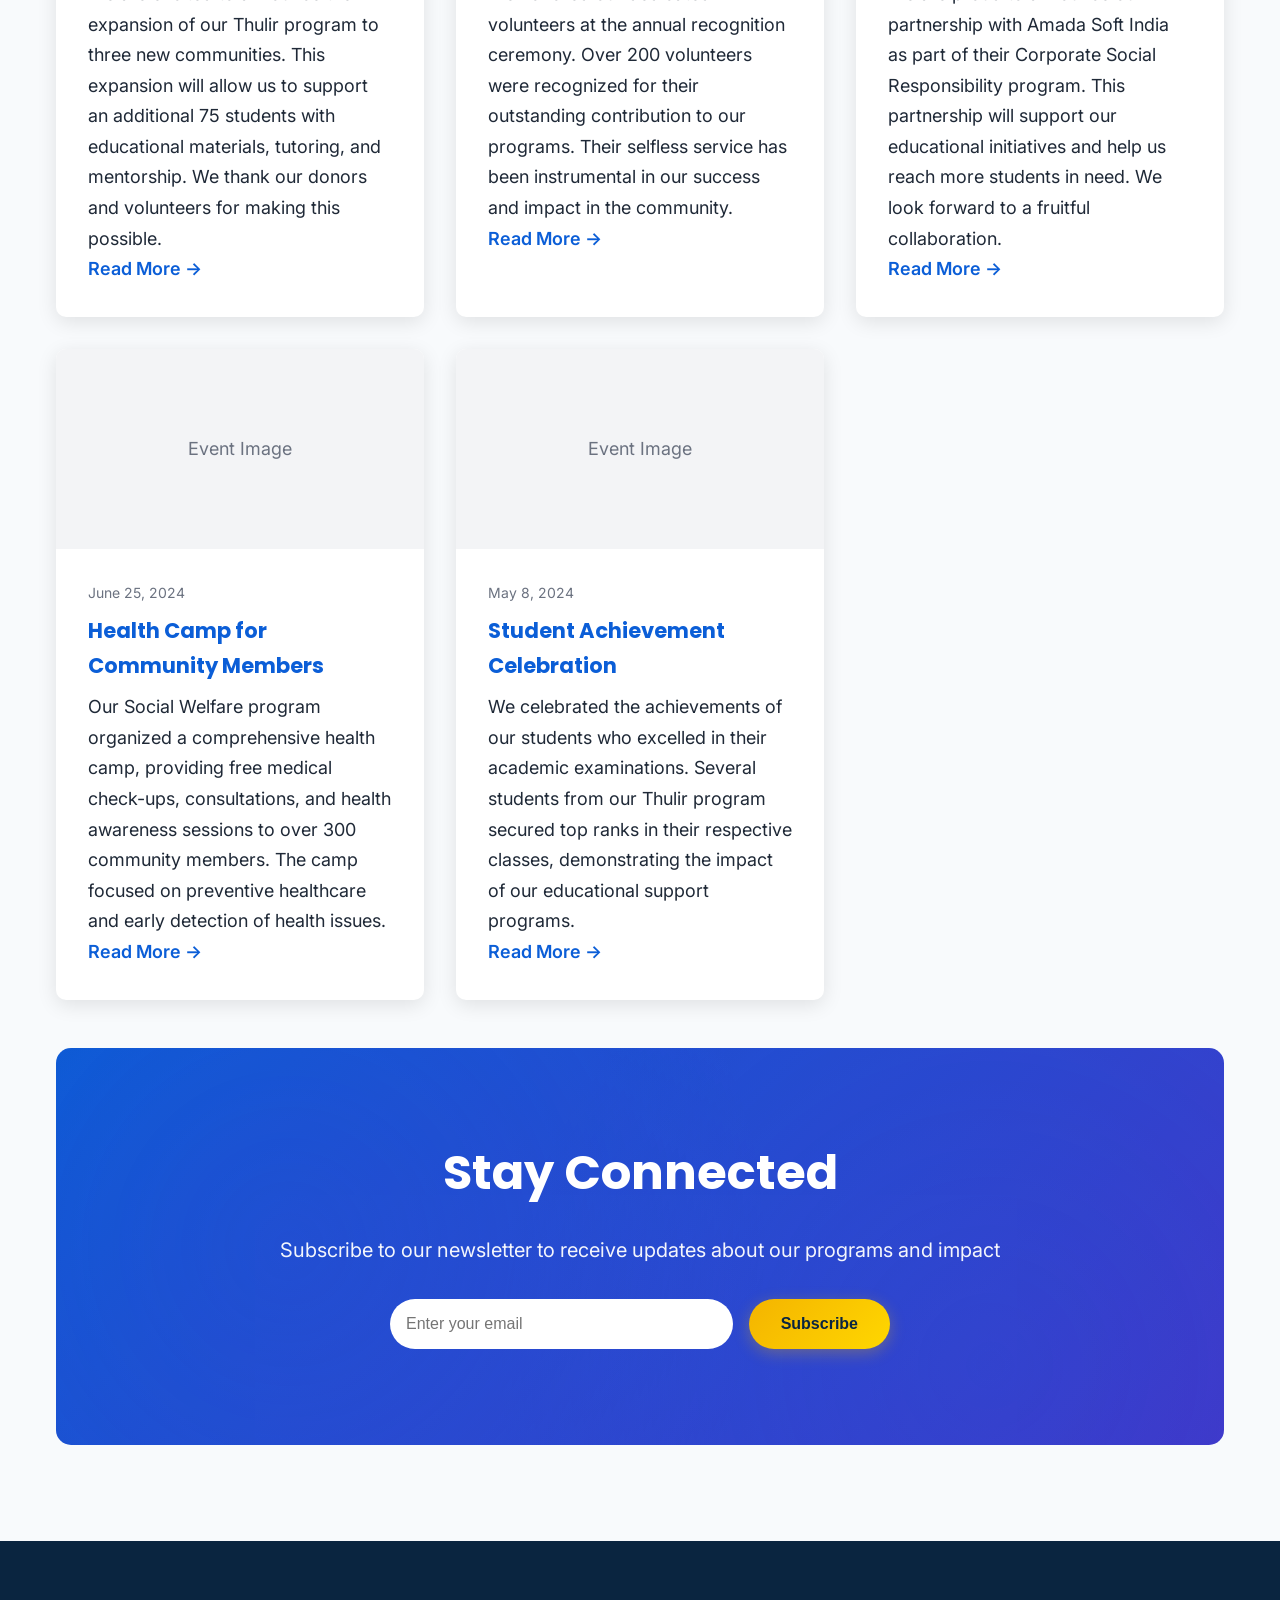
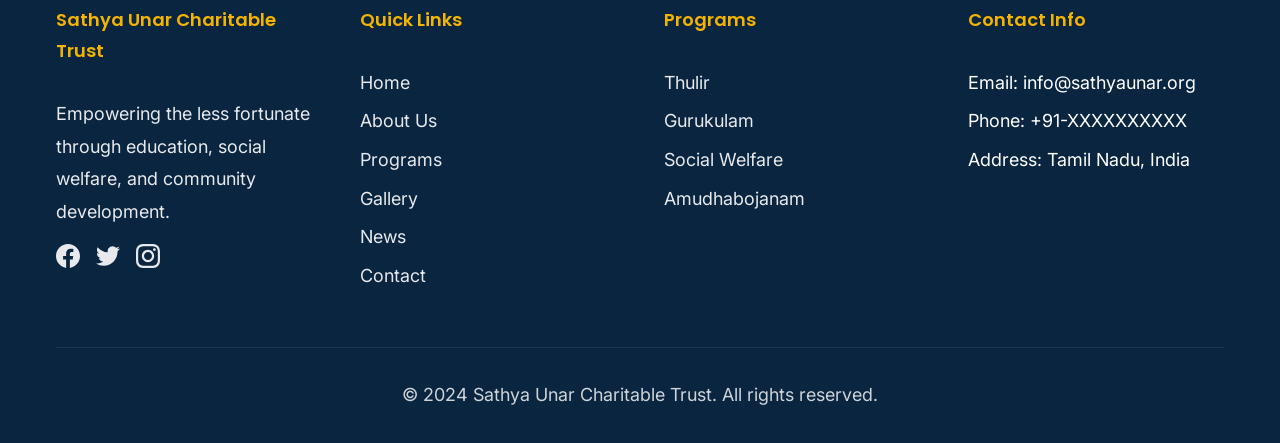
<file: news.html>
<!DOCTYPE html>
<html lang="en">
<head>
    <meta charset="UTF-8">
    <meta name="viewport" content="width=device-width, initial-scale=1.0">
    <meta name="description" content="Latest news, updates, events, and announcements from Sathya Unar Charitable Trust">
    <title>News Room - Sathya Unar Charitable Trust</title>
    <link rel="stylesheet" href="css/style.css">
    <link rel="preconnect" href="https://fonts.googleapis.com">
    <link rel="preconnect" href="https://fonts.gstatic.com" crossorigin>
    <link href="https://fonts.googleapis.com/css2?family=Poppins:wght@300;400;600;700&family=Inter:wght@400;500;600&display=swap" rel="stylesheet">
</head>
<body>
    <!-- Navigation -->
    <nav class="navbar" id="navbar">
        <div class="container">
            <div class="nav-wrapper">
                <div class="logo">
                    <a href="index.html">
                        <img src="images/logo.svg" alt="Sathya Unar Charitable Trust Logo">
                        <h2>Sathya Unar Charitable Trust</h2>
                    </a>
                </div>
                <button class="mobile-menu-toggle" aria-label="Toggle menu">
                    <span></span>
                    <span></span>
                    <span></span>
                </button>
                <ul class="nav-menu">
                    <li><a href="index.html">Home</a></li>
                    <li><a href="about.html">About</a></li>
                    <li><a href="programs.html">Programs</a></li>
                    <li><a href="gallery.html">Gallery</a></li>
                    <li><a href="news.html" class="active">News</a></li>
                    <li><a href="sponsors.html">Sponsors</a></li>
                    <li><a href="volunteer.html">Volunteer</a></li>
                    <li><a href="contact.html">Contact</a></li>
                    <li><a href="donate.html" class="nav-donate-btn">Donate</a></li>
                </ul>
            </div>
        </div>
    </nav>

    <!-- Page Header -->
    <section class="page-header">
        <div class="container">
            <h1>News Room</h1>
            <p>Stay updated with our latest activities, events, and impact stories</p>
        </div>
    </section>

    <!-- Page Content -->
    <section class="page-content">
        <div class="container">
            <div class="news-grid">
                <!-- News Item 1 -->
                <article class="news-card">
                    <div class="news-card-image">
                        <p>Event Image</p>
                    </div>
                    <div class="news-card-content">
                        <div class="news-card-date">December 15, 2024</div>
                        <h3>Annual Scholarship Distribution Ceremony 2024</h3>
                        <p>We are pleased to announce the successful completion of our Annual Scholarship Distribution Ceremony, where we awarded scholarships to 50 deserving students from underprivileged backgrounds. The event was attended by trustees, volunteers, students, and their families.</p>
                        <a href="#" style="color: var(--primary-blue); font-weight: 600; text-decoration: none;">Read More &rarr;</a>
                    </div>
                </article>

                <!-- News Item 2 -->
                <article class="news-card">
                    <div class="news-card-image">
                        <p>Event Image</p>
                    </div>
                    <div class="news-card-content">
                        <div class="news-card-date">November 20, 2024</div>
                        <h3>Gurukulam Workshop on Value-Based Education</h3>
                        <p>Our Gurukulam program conducted a special workshop focusing on traditional values and modern education. Over 100 students participated in interactive sessions on ethics, leadership, and community service. The workshop emphasized the importance of character building alongside academic excellence.</p>
                        <a href="#" style="color: var(--primary-blue); font-weight: 600; text-decoration: none;">Read More &rarr;</a>
                    </div>
                </article>

                <!-- News Item 3 -->
                <article class="news-card">
                    <div class="news-card-image">
                        <p>Event Image</p>
                    </div>
                    <div class="news-card-content">
                        <div class="news-card-date">October 10, 2024</div>
                        <h3>Amudhabojanam - Community Feast During Festival</h3>
                        <p>We organized a special community feast as part of our Amudhabojanam initiative during the recent festival season. Over 500 community members enjoyed a nutritious meal, and the event brought together people from all walks of life, strengthening community bonds.</p>
                        <a href="#" style="color: var(--primary-blue); font-weight: 600; text-decoration: none;">Read More &rarr;</a>
                    </div>
                </article>

                <!-- News Item 4 -->
                <article class="news-card">
                    <div class="news-card-image">
                        <p>Event Image</p>
                    </div>
                    <div class="news-card-content">
                        <div class="news-card-date">September 5, 2024</div>
                        <h3>Thulir Program Expansion - Reaching More Students</h3>
                        <p>We are excited to announce the expansion of our Thulir program to three new communities. This expansion will allow us to support an additional 75 students with educational materials, tutoring, and mentorship. We thank our donors and volunteers for making this possible.</p>
                        <a href="#" style="color: var(--primary-blue); font-weight: 600; text-decoration: none;">Read More &rarr;</a>
                    </div>
                </article>

                <!-- News Item 5 -->
                <article class="news-card">
                    <div class="news-card-image">
                        <p>Event Image</p>
                    </div>
                    <div class="news-card-content">
                        <div class="news-card-date">August 18, 2024</div>
                        <h3>Volunteer Recognition Ceremony 2024</h3>
                        <p>We honored our dedicated volunteers at the annual recognition ceremony. Over 200 volunteers were recognized for their outstanding contribution to our programs. Their selfless service has been instrumental in our success and impact in the community.</p>
                        <a href="#" style="color: var(--primary-blue); font-weight: 600; text-decoration: none;">Read More &rarr;</a>
                    </div>
                </article>

                <!-- News Item 6 -->
                <article class="news-card">
                    <div class="news-card-image">
                        <p>Event Image</p>
                    </div>
                    <div class="news-card-content">
                        <div class="news-card-date">July 12, 2024</div>
                        <h3>Partnership with Amada Soft India - CSR Initiative</h3>
                        <p>We are proud to announce our partnership with Amada Soft India as part of their Corporate Social Responsibility program. This partnership will support our educational initiatives and help us reach more students in need. We look forward to a fruitful collaboration.</p>
                        <a href="#" style="color: var(--primary-blue); font-weight: 600; text-decoration: none;">Read More &rarr;</a>
                    </div>
                </article>

                <!-- News Item 7 -->
                <article class="news-card">
                    <div class="news-card-image">
                        <p>Event Image</p>
                    </div>
                    <div class="news-card-content">
                        <div class="news-card-date">June 25, 2024</div>
                        <h3>Health Camp for Community Members</h3>
                        <p>Our Social Welfare program organized a comprehensive health camp, providing free medical check-ups, consultations, and health awareness sessions to over 300 community members. The camp focused on preventive healthcare and early detection of health issues.</p>
                        <a href="#" style="color: var(--primary-blue); font-weight: 600; text-decoration: none;">Read More &rarr;</a>
                    </div>
                </article>

                <!-- News Item 8 -->
                <article class="news-card">
                    <div class="news-card-image">
                        <p>Event Image</p>
                    </div>
                    <div class="news-card-content">
                        <div class="news-card-date">May 8, 2024</div>
                        <h3>Student Achievement Celebration</h3>
                        <p>We celebrated the achievements of our students who excelled in their academic examinations. Several students from our Thulir program secured top ranks in their respective classes, demonstrating the impact of our educational support programs.</p>
                        <a href="#" style="color: var(--primary-blue); font-weight: 600; text-decoration: none;">Read More &rarr;</a>
                    </div>
                </article>
            </div>

            <!-- Newsletter Signup -->
            <div class="cta-section" style="margin-top: 3rem; border-radius: 15px;">
                <div class="container">
                    <div class="cta-content">
                        <h2>Stay Connected</h2>
                        <p>Subscribe to our newsletter to receive updates about our programs and impact</p>
                        <div style="max-width: 500px; margin: 2rem auto 0;">
                            <form style="display: flex; gap: 1rem; flex-wrap: wrap;">
                                <input type="email" placeholder="Enter your email" style="flex: 1; min-width: 250px; padding: 1rem; border: none; border-radius: 50px; font-size: 1rem;">
                                <button type="submit" class="btn btn-primary">Subscribe</button>
                            </form>
                        </div>
                    </div>
                </div>
            </div>
        </div>
    </section>

    <!-- Footer -->
    <footer class="footer">
        <div class="container">
            <div class="footer-content">
                <div class="footer-section">
                    <h3>Sathya Unar Charitable Trust</h3>
                    <p>Empowering the less fortunate through education, social welfare, and community development.</p>
                    <div class="social-links">
                        <a href="#" aria-label="Facebook"><svg width="24" height="24" viewBox="0 0 24 24" fill="currentColor"><path d="M24 12.073c0-6.627-5.373-12-12-12s-12 5.373-12 12c0 5.99 4.388 10.954 10.125 11.854v-8.385H7.078v-3.47h3.047V9.43c0-3.007 1.792-4.669 4.533-4.669 1.312 0 2.686.235 2.686.235v2.953H15.83c-1.491 0-1.956.925-1.956 1.874v2.25h3.328l-.532 3.47h-2.796v8.385C19.612 23.027 24 18.062 24 12.073z"/></svg></a>
                        <a href="#" aria-label="Twitter"><svg width="24" height="24" viewBox="0 0 24 24" fill="currentColor"><path d="M23.953 4.57a10 10 0 01-2.825.775 4.958 4.958 0 002.163-2.723c-.951.555-2.005.959-3.127 1.184a4.92 4.92 0 00-8.384 4.482C7.69 8.095 4.067 6.13 1.64 3.162a4.822 4.822 0 00-.666 2.475c0 1.71.87 3.213 2.188 4.096a4.904 4.904 0 01-2.228-.616v.06a4.923 4.923 0 003.946 4.827 4.996 4.996 0 01-2.212.085 4.936 4.936 0 004.604 3.417 9.867 9.867 0 01-6.102 2.105c-.39 0-.779-.023-1.17-.067a13.995 13.995 0 007.557 2.209c9.053 0 13.998-7.496 13.998-13.985 0-.21 0-.42-.015-.63A9.935 9.935 0 0024 4.59z"/></svg></a>
                        <a href="#" aria-label="Instagram"><svg width="24" height="24" viewBox="0 0 24 24" fill="currentColor"><path d="M12 2.163c3.204 0 3.584.012 4.85.07 3.252.148 4.771 1.691 4.919 4.919.058 1.265.069 1.645.069 4.849 0 3.205-.012 3.584-.069 4.849-.149 3.225-1.664 4.771-4.919 4.919-1.266.058-1.644.07-4.85.07-3.204 0-3.584-.012-4.849-.07-3.26-.149-4.771-1.699-4.919-4.92-.058-1.265-.07-1.644-.07-4.849 0-3.204.013-3.583.07-4.849.149-3.227 1.664-4.771 4.919-4.919 1.266-.057 1.645-.069 4.849-.069zm0-2.163c-3.259 0-3.667.014-4.947.072-4.358.2-6.78 2.618-6.98 6.98-.059 1.281-.073 1.689-.073 4.948 0 3.259.014 3.668.072 4.948.2 4.358 2.618 6.78 6.98 6.98 1.281.058 1.689.072 4.948.072 3.259 0 3.668-.014 4.948-.072 4.354-.2 6.782-2.618 6.979-6.98.059-1.28.073-1.689.073-4.948 0-3.259-.014-3.667-.072-4.947-.196-4.354-2.617-6.78-6.979-6.98-1.281-.059-1.69-.073-4.949-.073zm0 5.838c-3.403 0-6.162 2.759-6.162 6.162s2.759 6.163 6.162 6.163 6.162-2.759 6.162-6.163c0-3.403-2.759-6.162-6.162-6.162zm0 10.162c-2.209 0-4-1.79-4-4 0-2.209 1.791-4 4-4s4 1.791 4 4c0 2.21-1.791 4-4 4zm6.406-11.845c-.796 0-1.441.645-1.441 1.44s.645 1.44 1.441 1.44c.795 0 1.439-.645 1.439-1.44s-.644-1.44-1.439-1.44z"/></svg></a>
                    </div>
                </div>
                <div class="footer-section">
                    <h4>Quick Links</h4>
                    <ul>
                        <li><a href="index.html">Home</a></li>
                        <li><a href="about.html">About Us</a></li>
                        <li><a href="programs.html">Programs</a></li>
                        <li><a href="gallery.html">Gallery</a></li>
                        <li><a href="news.html">News</a></li>
                        <li><a href="contact.html">Contact</a></li>
                    </ul>
                </div>
                <div class="footer-section">
                    <h4>Programs</h4>
                    <ul>
                        <li><a href="programs.html#thulir">Thulir</a></li>
                        <li><a href="programs.html#gurukulam">Gurukulam</a></li>
                        <li><a href="programs.html#social-welfare">Social Welfare</a></li>
                        <li><a href="programs.html#amudhabojanam">Amudhabojanam</a></li>
                    </ul>
                </div>
                <div class="footer-section">
                    <h4>Contact Info</h4>
                    <ul>
                        <li>Email: info@sathyaunar.org</li>
                        <li>Phone: +91-XXXXXXXXXX</li>
                        <li>Address: Tamil Nadu, India</li>
                    </ul>
                </div>
            </div>
            <div class="footer-bottom">
                <p>&copy; 2024 Sathya Unar Charitable Trust. All rights reserved.</p>
            </div>
        </div>
    </footer>

    <script src="js/main.js"></script>
</body>
</html>
</file>
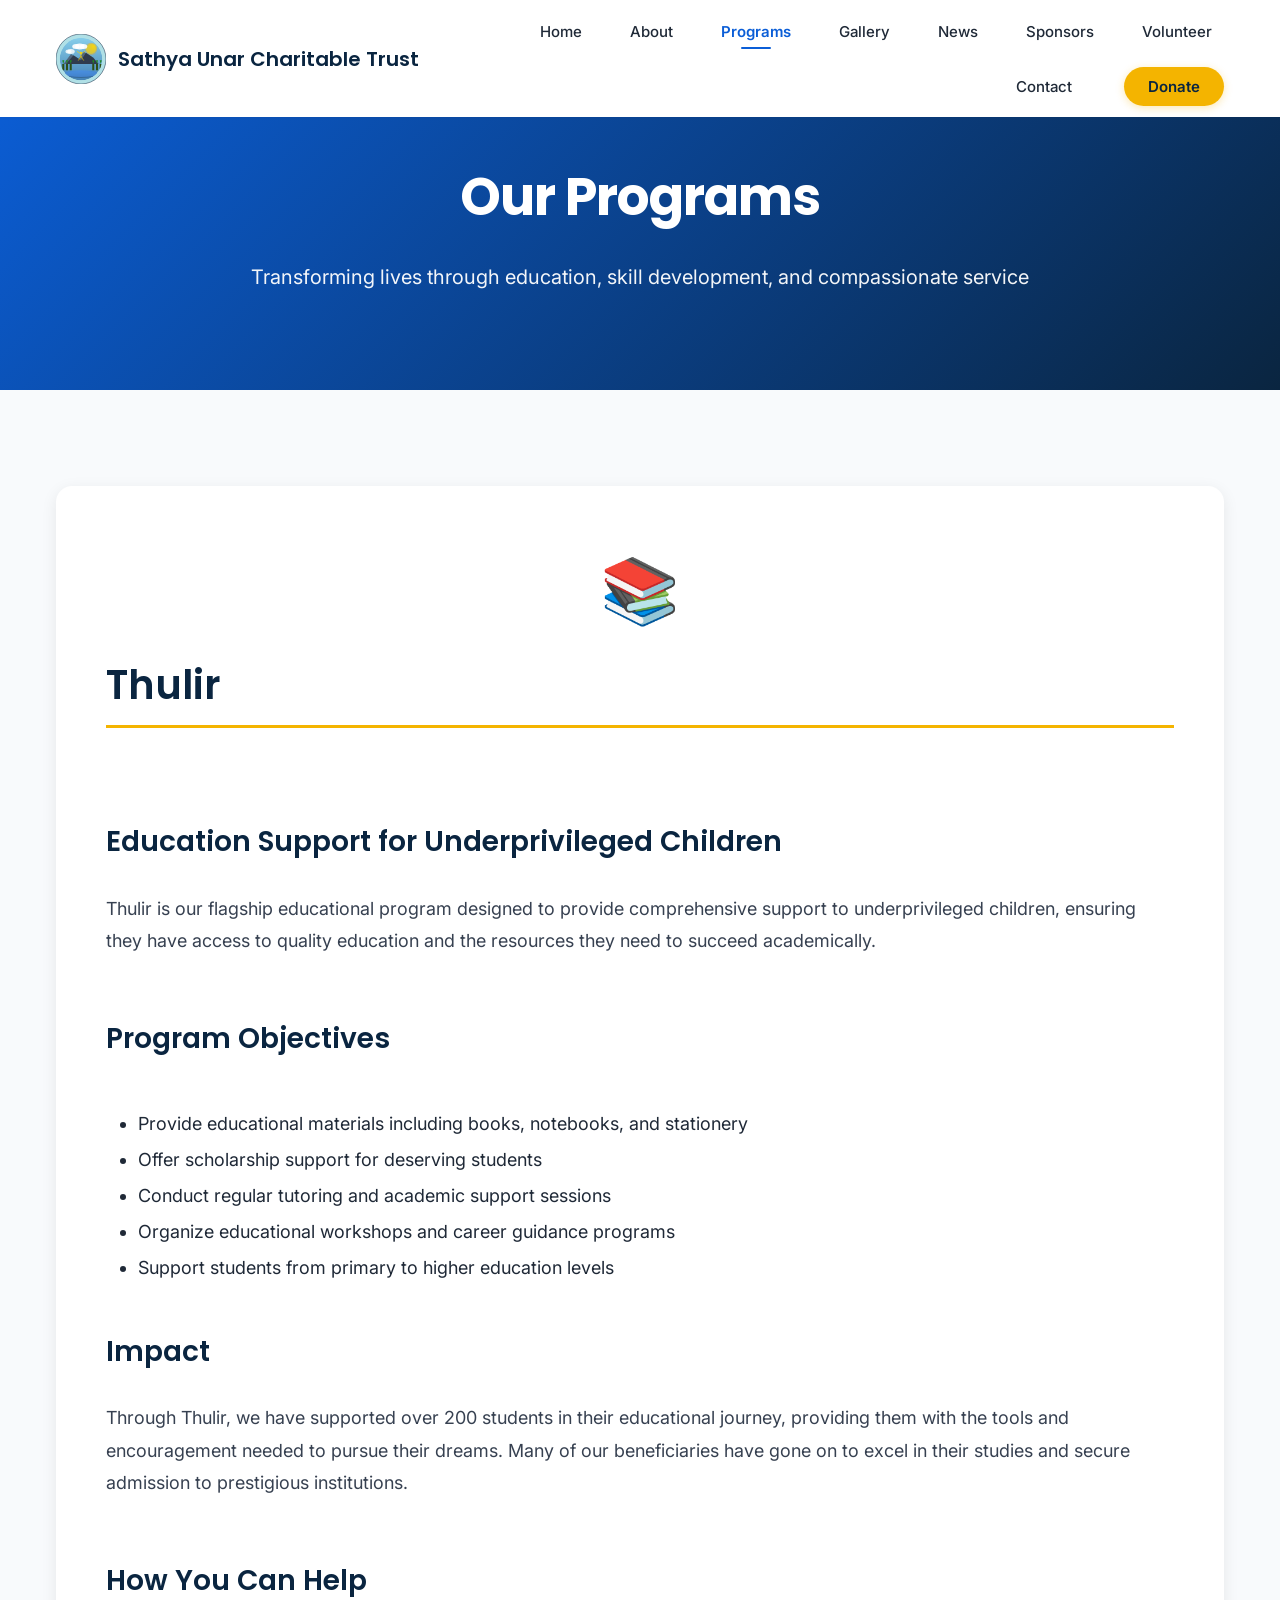
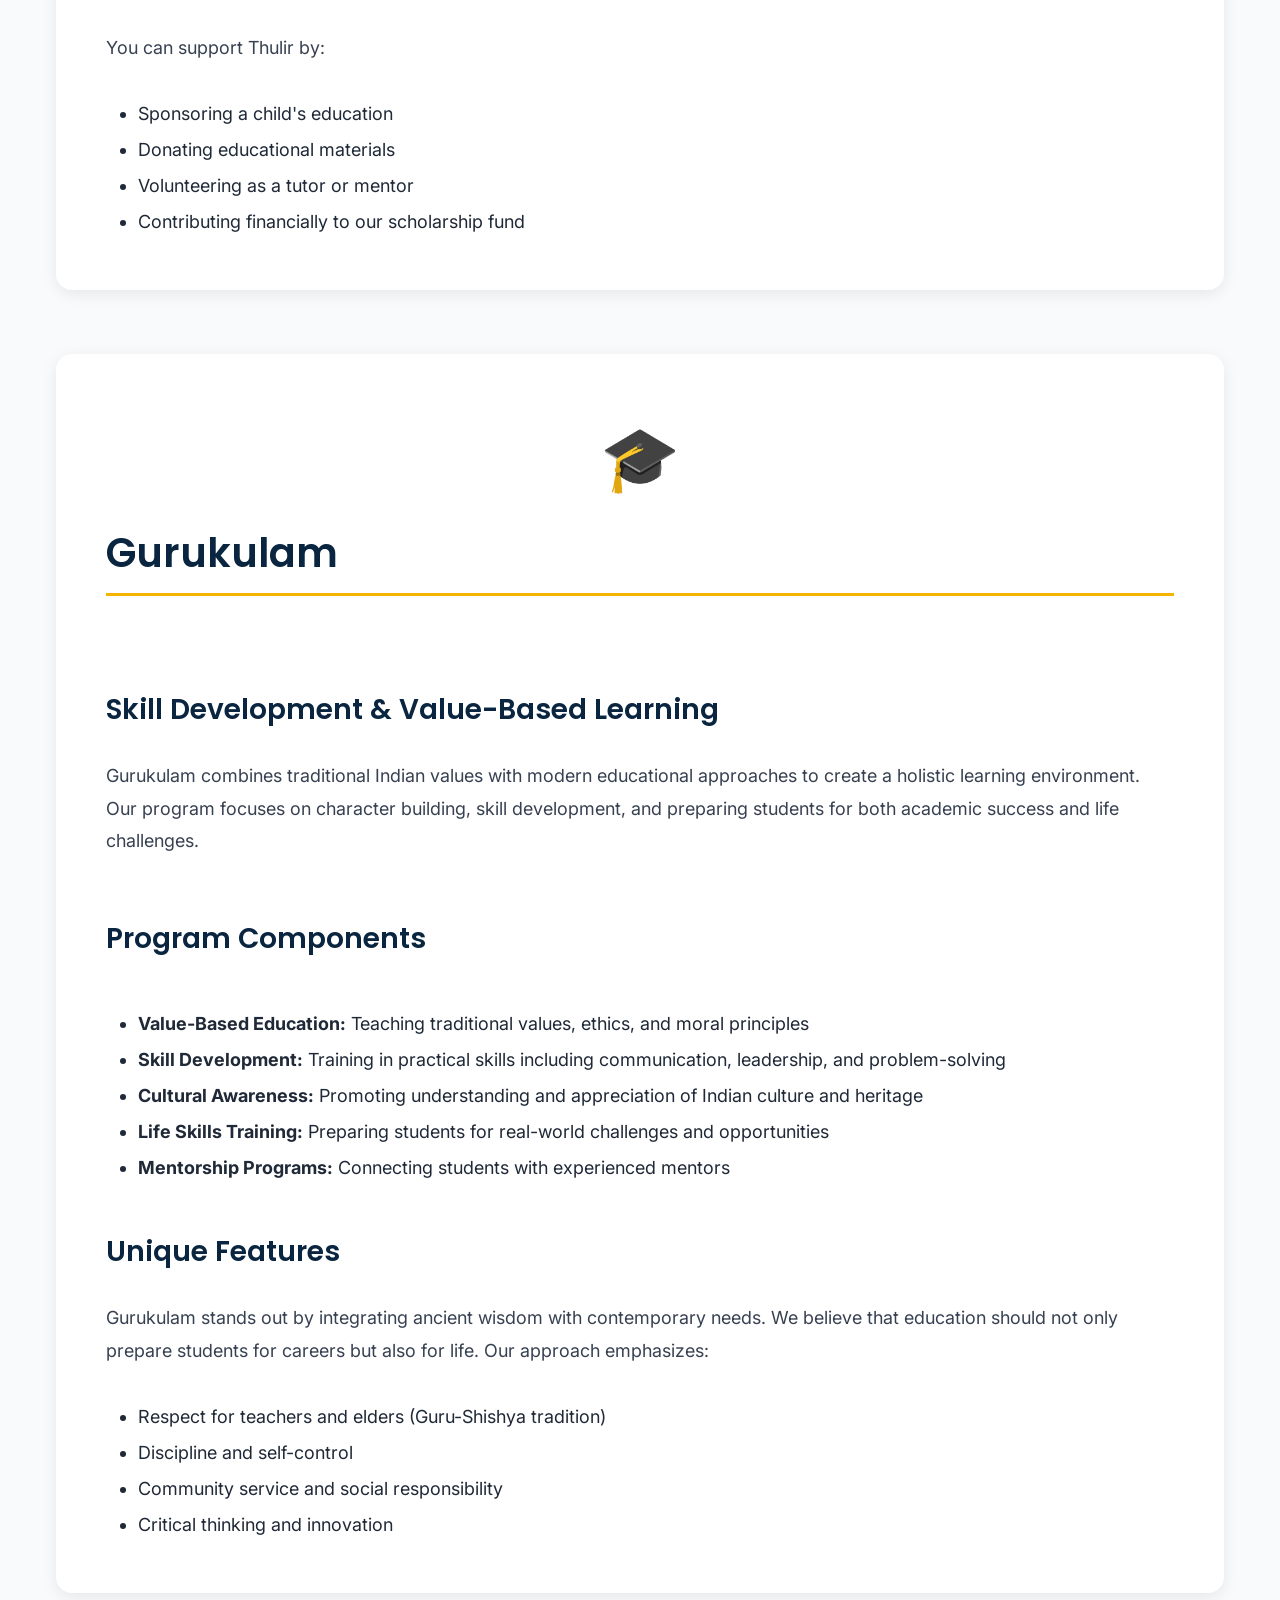
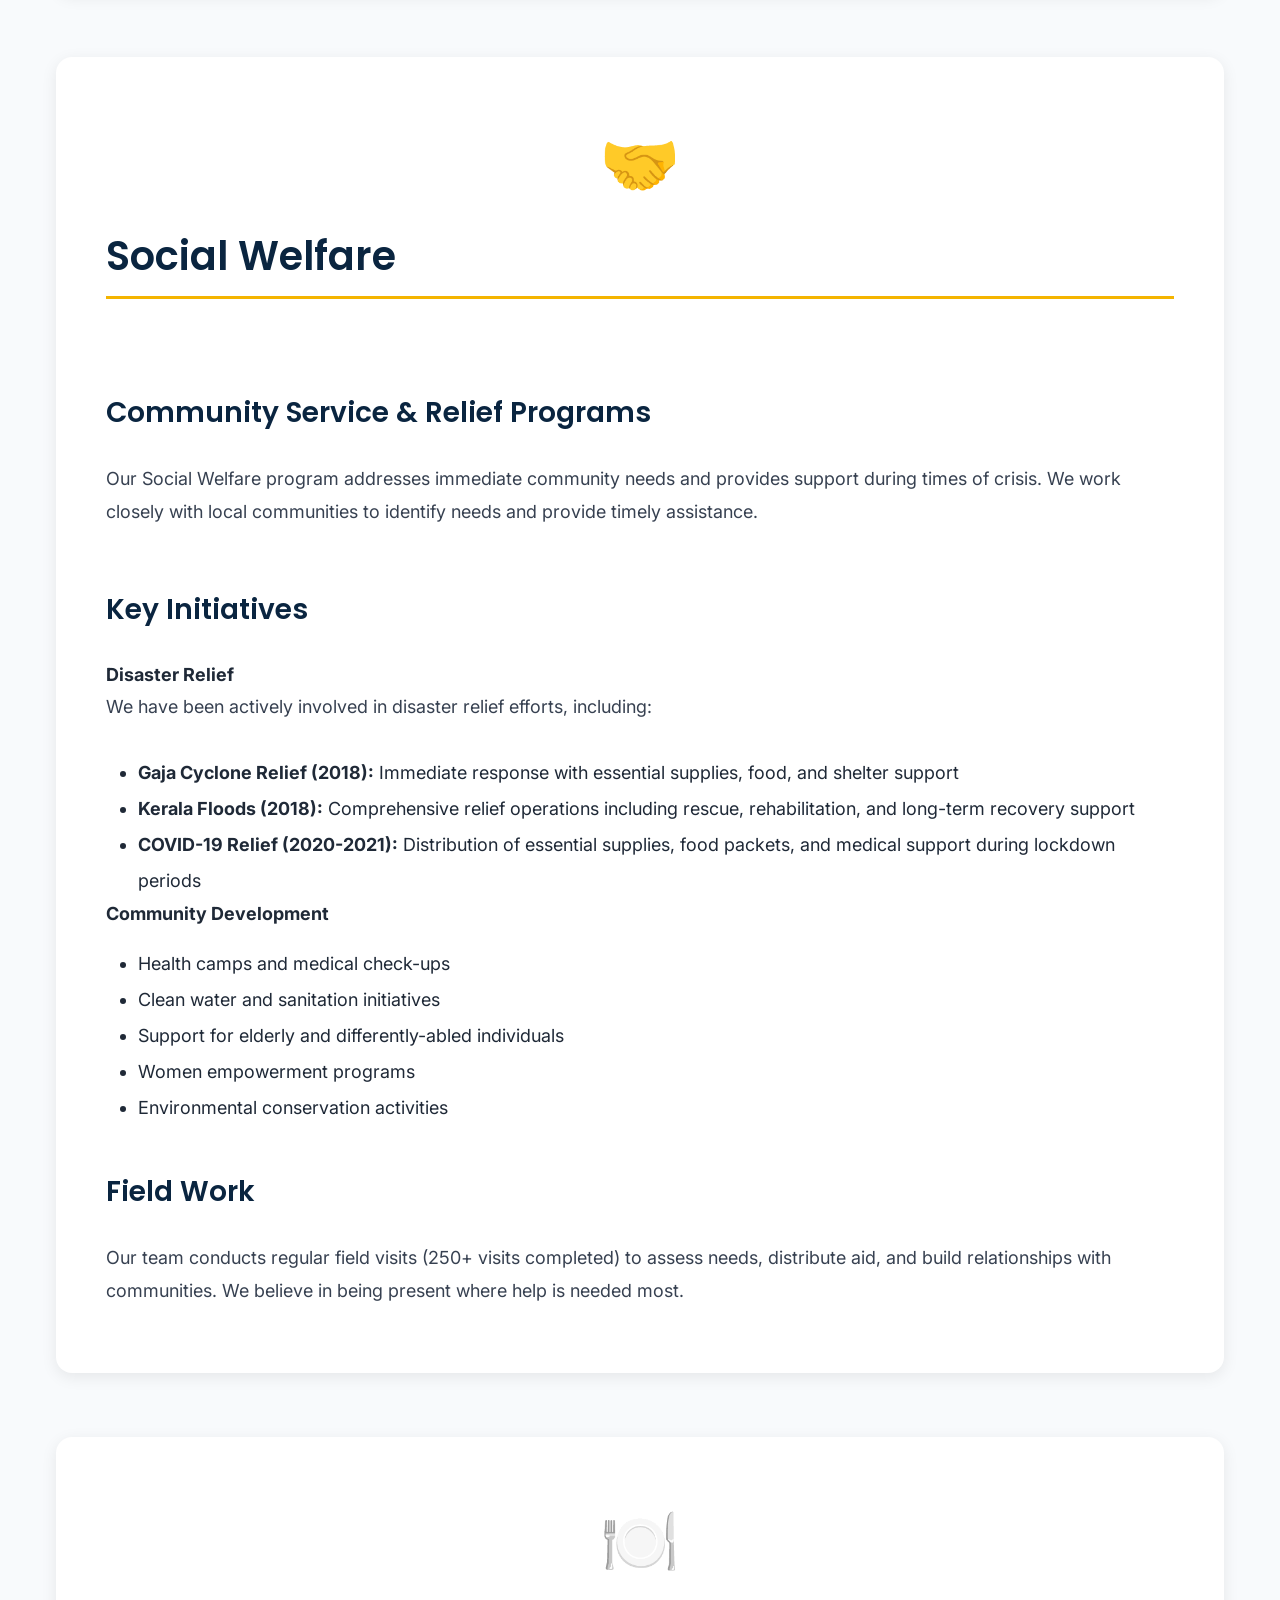
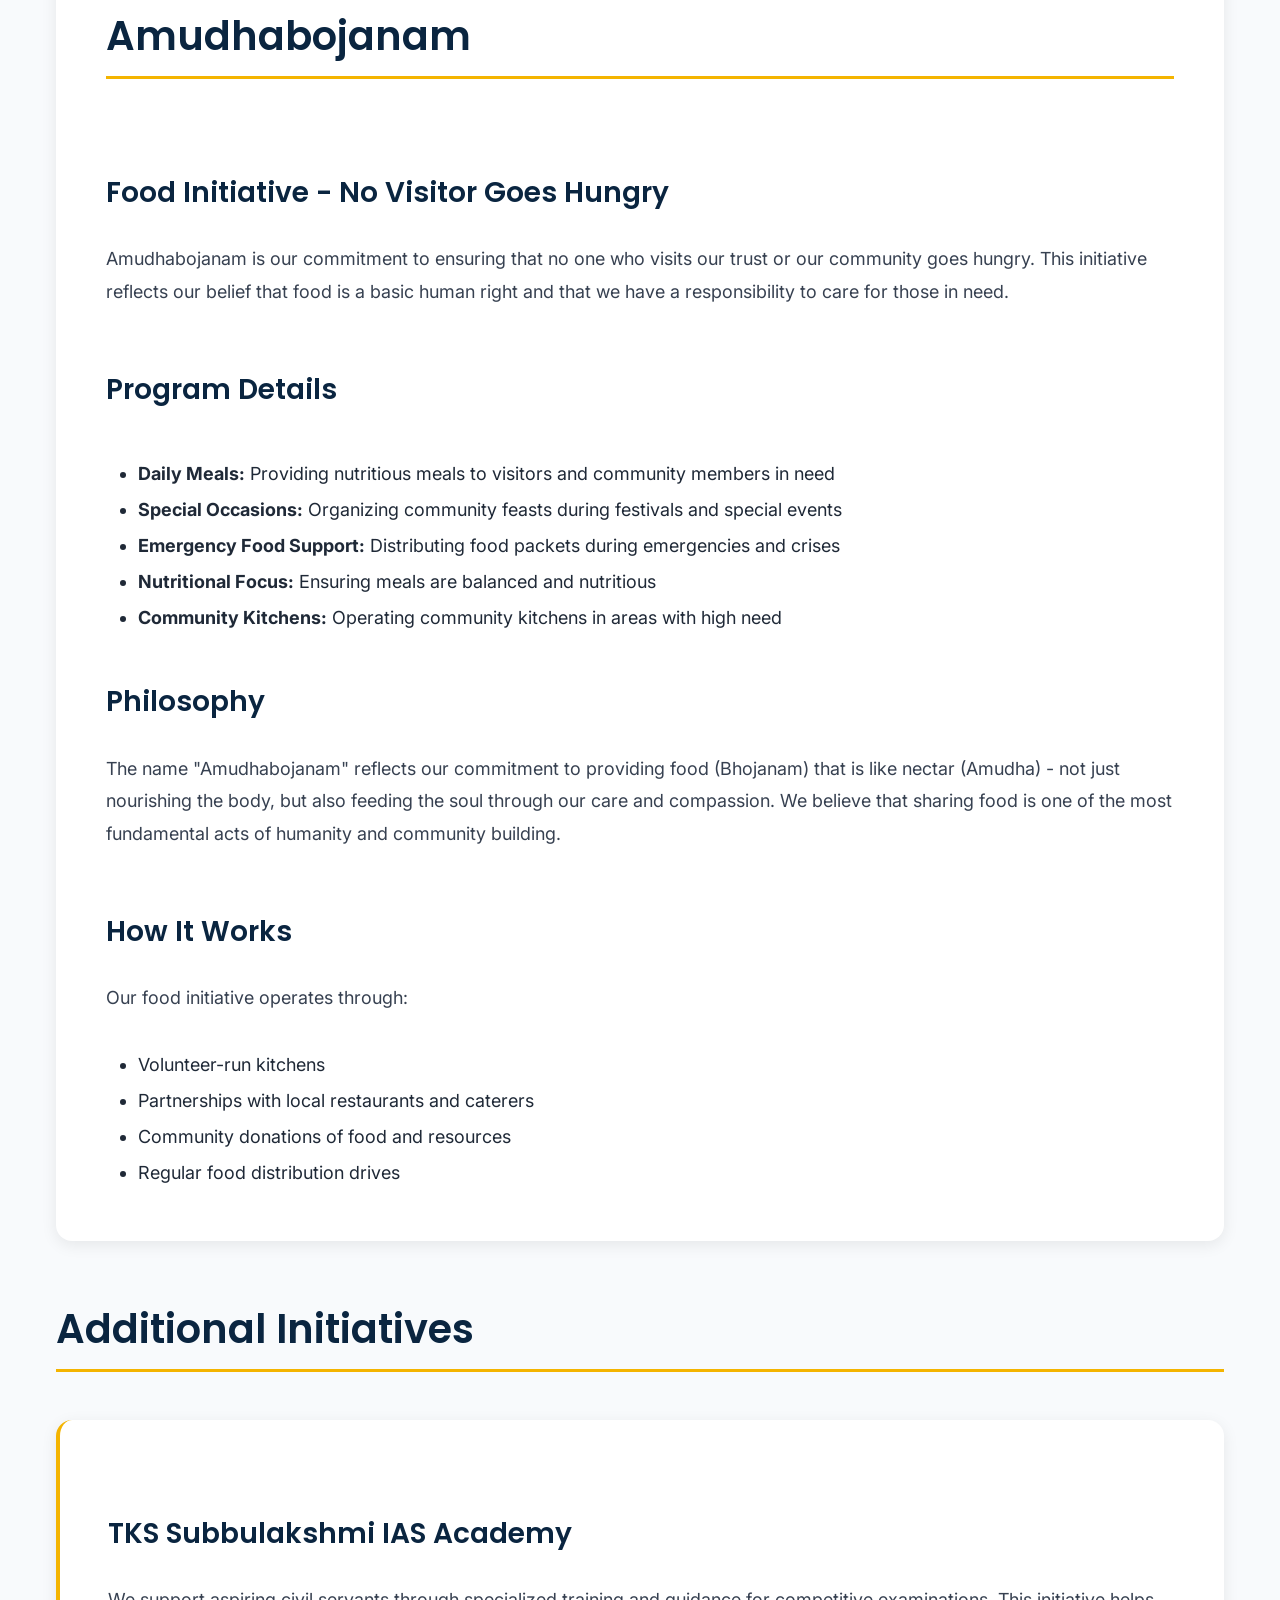
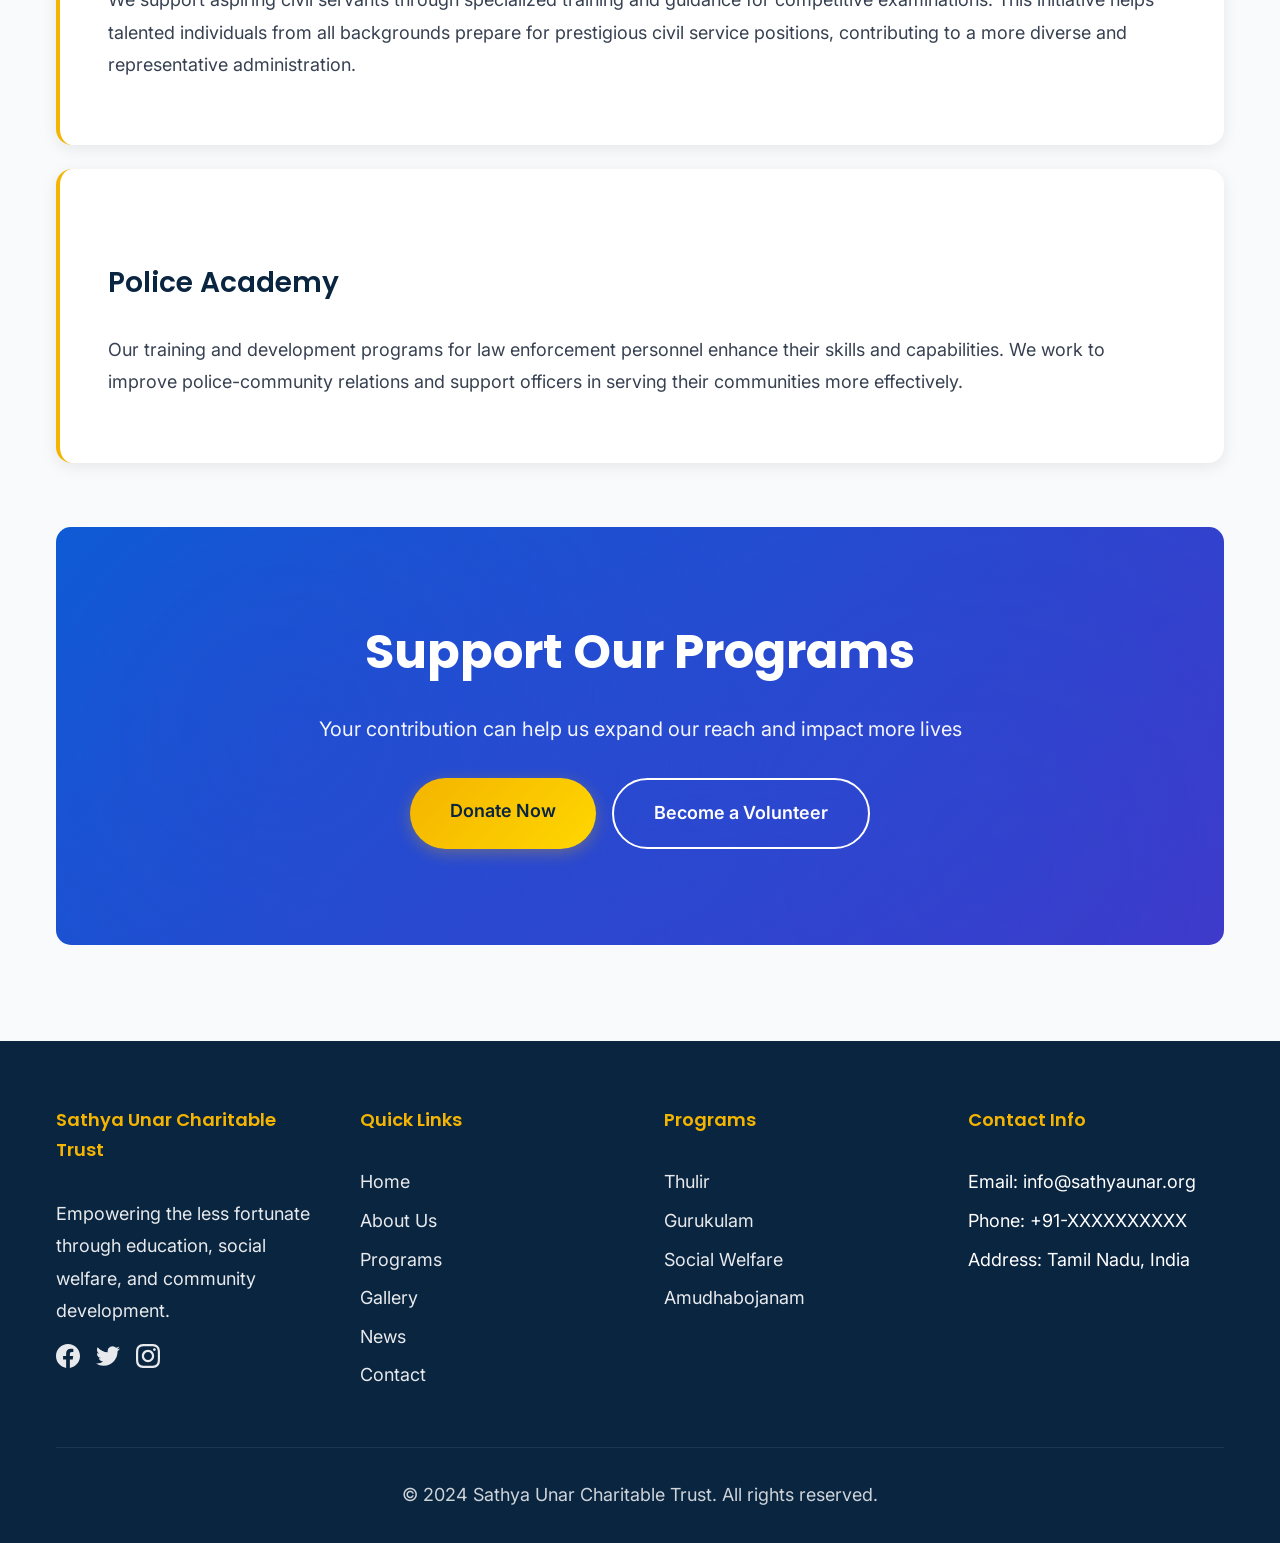
<file: programs.html>
<!DOCTYPE html>
<html lang="en">
<head>
    <meta charset="UTF-8">
    <meta name="viewport" content="width=device-width, initial-scale=1.0">
    <meta name="description" content="Explore our programs: Thulir, Gurukulam, Social Welfare, and Amudhabojanam - Transforming lives through education and service">
    <title>Our Programs - Sathya Unar Charitable Trust</title>
    <link rel="stylesheet" href="css/style.css">
    <link rel="preconnect" href="https://fonts.googleapis.com">
    <link rel="preconnect" href="https://fonts.gstatic.com" crossorigin>
    <link href="https://fonts.googleapis.com/css2?family=Poppins:wght@300;400;600;700&family=Inter:wght@400;500;600&display=swap" rel="stylesheet">
</head>
<body>
    <!-- Navigation -->
    <nav class="navbar" id="navbar">
        <div class="container">
            <div class="nav-wrapper">
                <div class="logo">
                    <a href="index.html">
                        <img src="images/logo.svg" alt="Sathya Unar Charitable Trust Logo">
                        <h2>Sathya Unar Charitable Trust</h2>
                    </a>
                </div>
                <button class="mobile-menu-toggle" aria-label="Toggle menu">
                    <span></span>
                    <span></span>
                    <span></span>
                </button>
                <ul class="nav-menu">
                    <li><a href="index.html">Home</a></li>
                    <li><a href="about.html">About</a></li>
                    <li><a href="programs.html" class="active">Programs</a></li>
                    <li><a href="gallery.html">Gallery</a></li>
                    <li><a href="news.html">News</a></li>
                    <li><a href="sponsors.html">Sponsors</a></li>
                    <li><a href="volunteer.html">Volunteer</a></li>
                    <li><a href="contact.html">Contact</a></li>
                    <li><a href="donate.html" class="nav-donate-btn">Donate</a></li>
                </ul>
            </div>
        </div>
    </nav>

    <!-- Page Header -->
    <section class="page-header">
        <div class="container">
            <h1>Our Programs</h1>
            <p>Transforming lives through education, skill development, and compassionate service</p>
        </div>
    </section>

    <!-- Page Content -->
    <section class="page-content">
        <div class="container">
            <!-- Thulir -->
            <div class="content-section" id="thulir">
                <div class="program-card" style="max-width: 100%;">
                    <div class="program-icon" style="font-size: 4rem; text-align: center; margin-bottom: 1rem;">📚</div>
                    <h2>Thulir</h2>
                    <h3>Education Support for Underprivileged Children</h3>
                    <p>Thulir is our flagship educational program designed to provide comprehensive support to underprivileged children, ensuring they have access to quality education and the resources they need to succeed academically.</p>
                    
                    <h3>Program Objectives</h3>
                    <ul style="margin-left: 2rem; margin-top: 1rem; line-height: 2;">
                        <li>Provide educational materials including books, notebooks, and stationery</li>
                        <li>Offer scholarship support for deserving students</li>
                        <li>Conduct regular tutoring and academic support sessions</li>
                        <li>Organize educational workshops and career guidance programs</li>
                        <li>Support students from primary to higher education levels</li>
                    </ul>
                    
                    <h3>Impact</h3>
                    <p>Through Thulir, we have supported over 200 students in their educational journey, providing them with the tools and encouragement needed to pursue their dreams. Many of our beneficiaries have gone on to excel in their studies and secure admission to prestigious institutions.</p>
                    
                    <h3>How You Can Help</h3>
                    <p>You can support Thulir by:</p>
                    <ul style="margin-left: 2rem; margin-top: 1rem; line-height: 2;">
                        <li>Sponsoring a child's education</li>
                        <li>Donating educational materials</li>
                        <li>Volunteering as a tutor or mentor</li>
                        <li>Contributing financially to our scholarship fund</li>
                    </ul>
                </div>
            </div>

            <!-- Gurukulam -->
            <div class="content-section" id="gurukulam">
                <div class="program-card" style="max-width: 100%;">
                    <div class="program-icon" style="font-size: 4rem; text-align: center; margin-bottom: 1rem;">🎓</div>
                    <h2>Gurukulam</h2>
                    <h3>Skill Development & Value-Based Learning</h3>
                    <p>Gurukulam combines traditional Indian values with modern educational approaches to create a holistic learning environment. Our program focuses on character building, skill development, and preparing students for both academic success and life challenges.</p>
                    
                    <h3>Program Components</h3>
                    <ul style="margin-left: 2rem; margin-top: 1rem; line-height: 2;">
                        <li><strong>Value-Based Education:</strong> Teaching traditional values, ethics, and moral principles</li>
                        <li><strong>Skill Development:</strong> Training in practical skills including communication, leadership, and problem-solving</li>
                        <li><strong>Cultural Awareness:</strong> Promoting understanding and appreciation of Indian culture and heritage</li>
                        <li><strong>Life Skills Training:</strong> Preparing students for real-world challenges and opportunities</li>
                        <li><strong>Mentorship Programs:</strong> Connecting students with experienced mentors</li>
                    </ul>
                    
                    <h3>Unique Features</h3>
                    <p>Gurukulam stands out by integrating ancient wisdom with contemporary needs. We believe that education should not only prepare students for careers but also for life. Our approach emphasizes:</p>
                    <ul style="margin-left: 2rem; margin-top: 1rem; line-height: 2;">
                        <li>Respect for teachers and elders (Guru-Shishya tradition)</li>
                        <li>Discipline and self-control</li>
                        <li>Community service and social responsibility</li>
                        <li>Critical thinking and innovation</li>
                    </ul>
                </div>
            </div>

            <!-- Social Welfare -->
            <div class="content-section" id="social-welfare">
                <div class="program-card" style="max-width: 100%;">
                    <div class="program-icon" style="font-size: 4rem; text-align: center; margin-bottom: 1rem;">🤝</div>
                    <h2>Social Welfare</h2>
                    <h3>Community Service & Relief Programs</h3>
                    <p>Our Social Welfare program addresses immediate community needs and provides support during times of crisis. We work closely with local communities to identify needs and provide timely assistance.</p>
                    
                    <h3>Key Initiatives</h3>
                    
                    <h4>Disaster Relief</h4>
                    <p>We have been actively involved in disaster relief efforts, including:</p>
                    <ul style="margin-left: 2rem; margin-top: 1rem; line-height: 2;">
                        <li><strong>Gaja Cyclone Relief (2018):</strong> Immediate response with essential supplies, food, and shelter support</li>
                        <li><strong>Kerala Floods (2018):</strong> Comprehensive relief operations including rescue, rehabilitation, and long-term recovery support</li>
                        <li><strong>COVID-19 Relief (2020-2021):</strong> Distribution of essential supplies, food packets, and medical support during lockdown periods</li>
                    </ul>
                    
                    <h4>Community Development</h4>
                    <ul style="margin-left: 2rem; margin-top: 1rem; line-height: 2;">
                        <li>Health camps and medical check-ups</li>
                        <li>Clean water and sanitation initiatives</li>
                        <li>Support for elderly and differently-abled individuals</li>
                        <li>Women empowerment programs</li>
                        <li>Environmental conservation activities</li>
                    </ul>
                    
                    <h3>Field Work</h3>
                    <p>Our team conducts regular field visits (250+ visits completed) to assess needs, distribute aid, and build relationships with communities. We believe in being present where help is needed most.</p>
                </div>
            </div>

            <!-- Amudhabojanam -->
            <div class="content-section" id="amudhabojanam">
                <div class="program-card" style="max-width: 100%;">
                    <div class="program-icon" style="font-size: 4rem; text-align: center; margin-bottom: 1rem;">🍽️</div>
                    <h2>Amudhabojanam</h2>
                    <h3>Food Initiative - No Visitor Goes Hungry</h3>
                    <p>Amudhabojanam is our commitment to ensuring that no one who visits our trust or our community goes hungry. This initiative reflects our belief that food is a basic human right and that we have a responsibility to care for those in need.</p>
                    
                    <h3>Program Details</h3>
                    <ul style="margin-left: 2rem; margin-top: 1rem; line-height: 2;">
                        <li><strong>Daily Meals:</strong> Providing nutritious meals to visitors and community members in need</li>
                        <li><strong>Special Occasions:</strong> Organizing community feasts during festivals and special events</li>
                        <li><strong>Emergency Food Support:</strong> Distributing food packets during emergencies and crises</li>
                        <li><strong>Nutritional Focus:</strong> Ensuring meals are balanced and nutritious</li>
                        <li><strong>Community Kitchens:</strong> Operating community kitchens in areas with high need</li>
                    </ul>
                    
                    <h3>Philosophy</h3>
                    <p>The name "Amudhabojanam" reflects our commitment to providing food (Bhojanam) that is like nectar (Amudha) - not just nourishing the body, but also feeding the soul through our care and compassion. We believe that sharing food is one of the most fundamental acts of humanity and community building.</p>
                    
                    <h3>How It Works</h3>
                    <p>Our food initiative operates through:</p>
                    <ul style="margin-left: 2rem; margin-top: 1rem; line-height: 2;">
                        <li>Volunteer-run kitchens</li>
                        <li>Partnerships with local restaurants and caterers</li>
                        <li>Community donations of food and resources</li>
                        <li>Regular food distribution drives</li>
                    </ul>
                </div>
            </div>

            <!-- Additional Initiatives -->
            <div class="content-section">
                <h2>Additional Initiatives</h2>
                
                <div class="initiative-item" style="margin-bottom: 1.5rem;">
                    <h3>TKS Subbulakshmi IAS Academy</h3>
                    <p>We support aspiring civil servants through specialized training and guidance for competitive examinations. This initiative helps talented individuals from all backgrounds prepare for prestigious civil service positions, contributing to a more diverse and representative administration.</p>
                </div>
                
                <div class="initiative-item" style="margin-bottom: 1.5rem;">
                    <h3>Police Academy</h3>
                    <p>Our training and development programs for law enforcement personnel enhance their skills and capabilities. We work to improve police-community relations and support officers in serving their communities more effectively.</p>
                </div>
            </div>

            <!-- Call to Action -->
            <div class="cta-section" style="margin-top: 3rem; border-radius: 15px;">
                <div class="container">
                    <div class="cta-content">
                        <h2>Support Our Programs</h2>
                        <p>Your contribution can help us expand our reach and impact more lives</p>
                        <div class="cta-buttons">
                            <a href="contact.html#donate" class="btn btn-primary btn-large">Donate Now</a>
                            <a href="contact.html#volunteer" class="btn btn-secondary btn-large">Become a Volunteer</a>
                        </div>
                    </div>
                </div>
            </div>
        </div>
    </section>

    <!-- Footer -->
    <footer class="footer">
        <div class="container">
            <div class="footer-content">
                <div class="footer-section">
                    <h3>Sathya Unar Charitable Trust</h3>
                    <p>Empowering the less fortunate through education, social welfare, and community development.</p>
                    <div class="social-links">
                        <a href="#" aria-label="Facebook"><svg width="24" height="24" viewBox="0 0 24 24" fill="currentColor"><path d="M24 12.073c0-6.627-5.373-12-12-12s-12 5.373-12 12c0 5.99 4.388 10.954 10.125 11.854v-8.385H7.078v-3.47h3.047V9.43c0-3.007 1.792-4.669 4.533-4.669 1.312 0 2.686.235 2.686.235v2.953H15.83c-1.491 0-1.956.925-1.956 1.874v2.25h3.328l-.532 3.47h-2.796v8.385C19.612 23.027 24 18.062 24 12.073z"/></svg></a>
                        <a href="#" aria-label="Twitter"><svg width="24" height="24" viewBox="0 0 24 24" fill="currentColor"><path d="M23.953 4.57a10 10 0 01-2.825.775 4.958 4.958 0 002.163-2.723c-.951.555-2.005.959-3.127 1.184a4.92 4.92 0 00-8.384 4.482C7.69 8.095 4.067 6.13 1.64 3.162a4.822 4.822 0 00-.666 2.475c0 1.71.87 3.213 2.188 4.096a4.904 4.904 0 01-2.228-.616v.06a4.923 4.923 0 003.946 4.827 4.996 4.996 0 01-2.212.085 4.936 4.936 0 004.604 3.417 9.867 9.867 0 01-6.102 2.105c-.39 0-.779-.023-1.17-.067a13.995 13.995 0 007.557 2.209c9.053 0 13.998-7.496 13.998-13.985 0-.21 0-.42-.015-.63A9.935 9.935 0 0024 4.59z"/></svg></a>
                        <a href="#" aria-label="Instagram"><svg width="24" height="24" viewBox="0 0 24 24" fill="currentColor"><path d="M12 2.163c3.204 0 3.584.012 4.85.07 3.252.148 4.771 1.691 4.919 4.919.058 1.265.069 1.645.069 4.849 0 3.205-.012 3.584-.069 4.849-.149 3.225-1.664 4.771-4.919 4.919-1.266.058-1.644.07-4.85.07-3.204 0-3.584-.012-4.849-.07-3.26-.149-4.771-1.699-4.919-4.92-.058-1.265-.07-1.644-.07-4.849 0-3.204.013-3.583.07-4.849.149-3.227 1.664-4.771 4.919-4.919 1.266-.057 1.645-.069 4.849-.069zm0-2.163c-3.259 0-3.667.014-4.947.072-4.358.2-6.78 2.618-6.98 6.98-.059 1.281-.073 1.689-.073 4.948 0 3.259.014 3.668.072 4.948.2 4.358 2.618 6.78 6.98 6.98 1.281.058 1.689.072 4.948.072 3.259 0 3.668-.014 4.948-.072 4.354-.2 6.782-2.618 6.979-6.98.059-1.28.073-1.689.073-4.948 0-3.259-.014-3.667-.072-4.947-.196-4.354-2.617-6.78-6.979-6.98-1.281-.059-1.69-.073-4.949-.073zm0 5.838c-3.403 0-6.162 2.759-6.162 6.162s2.759 6.163 6.162 6.163 6.162-2.759 6.162-6.163c0-3.403-2.759-6.162-6.162-6.162zm0 10.162c-2.209 0-4-1.79-4-4 0-2.209 1.791-4 4-4s4 1.791 4 4c0 2.21-1.791 4-4 4zm6.406-11.845c-.796 0-1.441.645-1.441 1.44s.645 1.44 1.441 1.44c.795 0 1.439-.645 1.439-1.44s-.644-1.44-1.439-1.44z"/></svg></a>
                    </div>
                </div>
                <div class="footer-section">
                    <h4>Quick Links</h4>
                    <ul>
                        <li><a href="index.html">Home</a></li>
                        <li><a href="about.html">About Us</a></li>
                        <li><a href="programs.html">Programs</a></li>
                        <li><a href="gallery.html">Gallery</a></li>
                        <li><a href="news.html">News</a></li>
                        <li><a href="contact.html">Contact</a></li>
                    </ul>
                </div>
                <div class="footer-section">
                    <h4>Programs</h4>
                    <ul>
                        <li><a href="programs.html#thulir">Thulir</a></li>
                        <li><a href="programs.html#gurukulam">Gurukulam</a></li>
                        <li><a href="programs.html#social-welfare">Social Welfare</a></li>
                        <li><a href="programs.html#amudhabojanam">Amudhabojanam</a></li>
                    </ul>
                </div>
                <div class="footer-section">
                    <h4>Contact Info</h4>
                    <ul>
                        <li>Email: info@sathyaunar.org</li>
                        <li>Phone: +91-XXXXXXXXXX</li>
                        <li>Address: Tamil Nadu, India</li>
                    </ul>
                </div>
            </div>
            <div class="footer-bottom">
                <p>&copy; 2024 Sathya Unar Charitable Trust. All rights reserved.</p>
            </div>
        </div>
    </footer>

    <script src="js/main.js"></script>
</body>
</html>
</file>
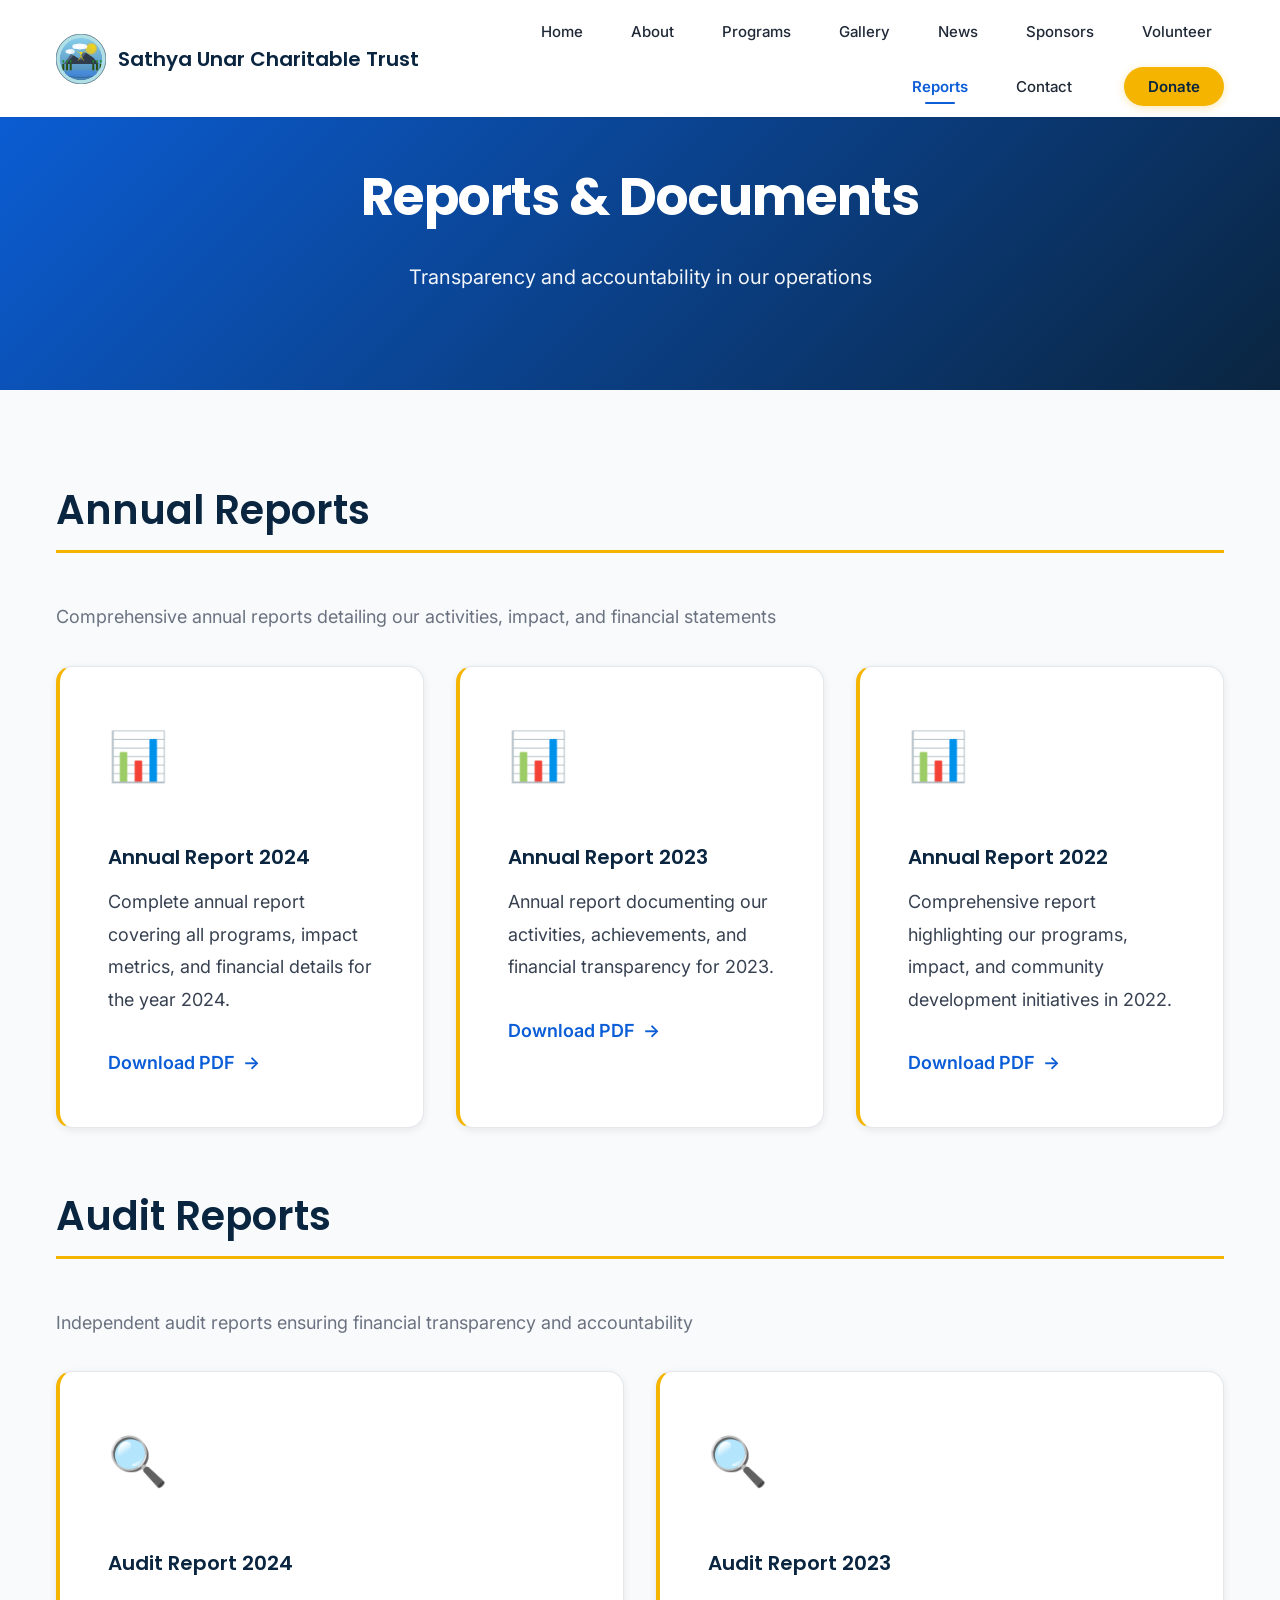
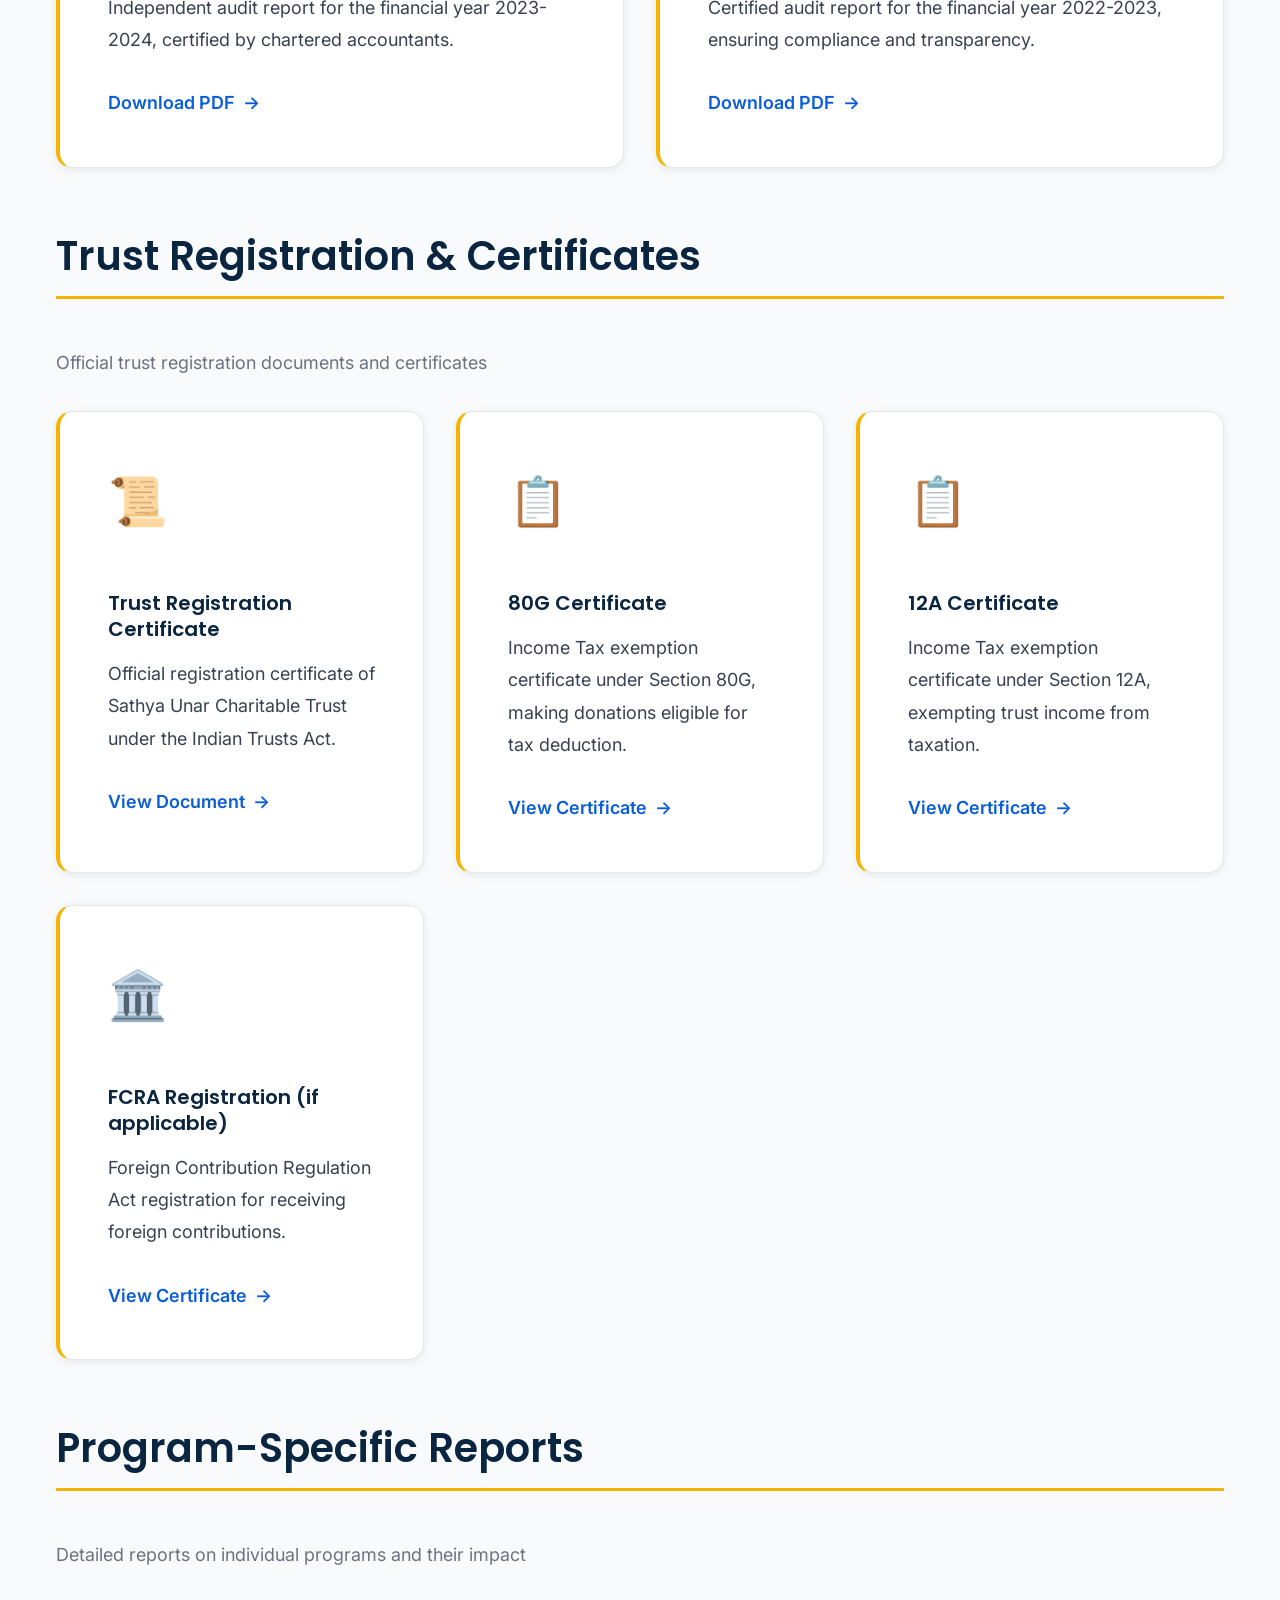
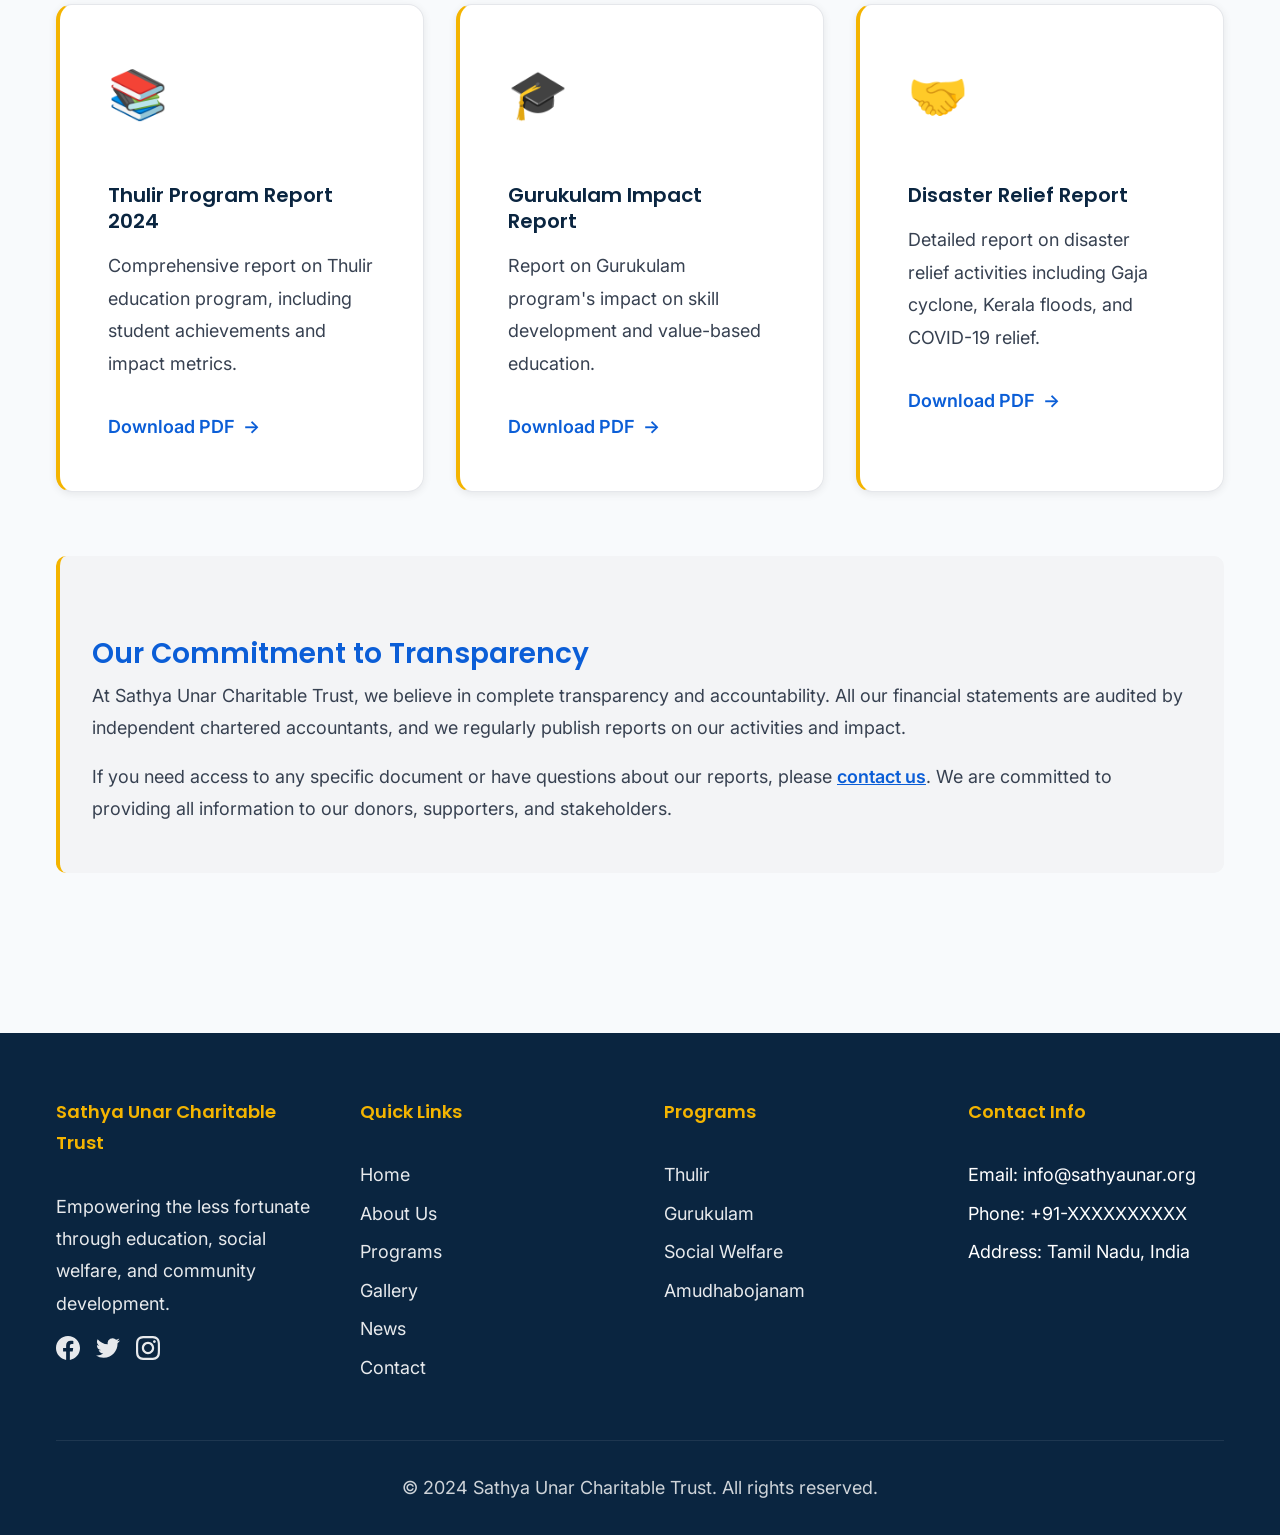
<file: reports.html>
<!DOCTYPE html>
<html lang="en">
<head>
    <meta charset="UTF-8">
    <meta name="viewport" content="width=device-width, initial-scale=1.0">
    <meta name="description" content="Reports and Documents - Transparency reports, annual reports, and trust documents from Sathya Unar Charitable Trust">
    <title>Reports & Documents - Sathya Unar Charitable Trust</title>
    <link rel="stylesheet" href="css/style.css">
    <link rel="preconnect" href="https://fonts.googleapis.com">
    <link rel="preconnect" href="https://fonts.gstatic.com" crossorigin>
    <link href="https://fonts.googleapis.com/css2?family=Poppins:wght@300;400;600;700&family=Inter:wght@400;500;600&display=swap" rel="stylesheet">
</head>
<body>
    <!-- Navigation -->
    <nav class="navbar" id="navbar">
        <div class="container">
            <div class="nav-wrapper">
                <div class="logo">
                    <a href="index.html">
                        <img src="images/logo.svg" alt="Sathya Unar Charitable Trust Logo">
                        <h2>Sathya Unar Charitable Trust</h2>
                    </a>
                </div>
                <button class="mobile-menu-toggle" aria-label="Toggle menu">
                    <span></span>
                    <span></span>
                    <span></span>
                </button>
                <ul class="nav-menu">
                    <li><a href="index.html">Home</a></li>
                    <li><a href="about.html">About</a></li>
                    <li><a href="programs.html">Programs</a></li>
                    <li><a href="gallery.html">Gallery</a></li>
                    <li><a href="news.html">News</a></li>
                    <li><a href="sponsors.html">Sponsors</a></li>
                    <li><a href="volunteer.html">Volunteer</a></li>
                    <li><a href="reports.html" class="active">Reports</a></li>
                    <li><a href="contact.html">Contact</a></li>
                    <li><a href="donate.html" class="nav-donate-btn">Donate</a></li>
                </ul>
            </div>
        </div>
    </nav>

    <!-- Page Header -->
    <section class="page-header">
        <div class="container">
            <h1>Reports & Documents</h1>
            <p>Transparency and accountability in our operations</p>
        </div>
    </section>

    <!-- Page Content -->
    <section class="page-content">
        <div class="container">
            <!-- Annual Reports -->
            <div class="content-section">
                <h2>Annual Reports</h2>
                <p style="margin-bottom: 2rem; color: var(--gray);">Comprehensive annual reports detailing our activities, impact, and financial statements</p>
                <div class="reports-grid">
                    <div class="report-card">
                        <div class="report-icon">📊</div>
                        <h3>Annual Report 2024</h3>
                        <p>Complete annual report covering all programs, impact metrics, and financial details for the year 2024.</p>
                        <a href="#" class="report-download" onclick="alert('PDF will be available for download. Please contact us for access.'); return false;">
                            Download PDF <span>&rarr;</span>
                        </a>
                    </div>
                    <div class="report-card">
                        <div class="report-icon">📊</div>
                        <h3>Annual Report 2023</h3>
                        <p>Annual report documenting our activities, achievements, and financial transparency for 2023.</p>
                        <a href="#" class="report-download" onclick="alert('PDF will be available for download. Please contact us for access.'); return false;">
                            Download PDF <span>&rarr;</span>
                        </a>
                    </div>
                    <div class="report-card">
                        <div class="report-icon">📊</div>
                        <h3>Annual Report 2022</h3>
                        <p>Comprehensive report highlighting our programs, impact, and community development initiatives in 2022.</p>
                        <a href="#" class="report-download" onclick="alert('PDF will be available for download. Please contact us for access.'); return false;">
                            Download PDF <span>&rarr;</span>
                        </a>
                    </div>
                </div>
            </div>

            <!-- Audit Reports -->
            <div class="content-section">
                <h2>Audit Reports</h2>
                <p style="margin-bottom: 2rem; color: var(--gray);">Independent audit reports ensuring financial transparency and accountability</p>
                <div class="reports-grid">
                    <div class="report-card">
                        <div class="report-icon">🔍</div>
                        <h3>Audit Report 2024</h3>
                        <p>Independent audit report for the financial year 2023-2024, certified by chartered accountants.</p>
                        <a href="#" class="report-download" onclick="alert('PDF will be available for download. Please contact us for access.'); return false;">
                            Download PDF <span>&rarr;</span>
                        </a>
                    </div>
                    <div class="report-card">
                        <div class="report-icon">🔍</div>
                        <h3>Audit Report 2023</h3>
                        <p>Certified audit report for the financial year 2022-2023, ensuring compliance and transparency.</p>
                        <a href="#" class="report-download" onclick="alert('PDF will be available for download. Please contact us for access.'); return false;">
                            Download PDF <span>&rarr;</span>
                        </a>
                    </div>
                </div>
            </div>

            <!-- Trust Documents -->
            <div class="content-section">
                <h2>Trust Registration & Certificates</h2>
                <p style="margin-bottom: 2rem; color: var(--gray);">Official trust registration documents and certificates</p>
                <div class="reports-grid">
                    <div class="report-card">
                        <div class="report-icon">📜</div>
                        <h3>Trust Registration Certificate</h3>
                        <p>Official registration certificate of Sathya Unar Charitable Trust under the Indian Trusts Act.</p>
                        <a href="#" class="report-download" onclick="alert('PDF will be available for download. Please contact us for access.'); return false;">
                            View Document <span>&rarr;</span>
                        </a>
                    </div>
                    <div class="report-card">
                        <div class="report-icon">📋</div>
                        <h3>80G Certificate</h3>
                        <p>Income Tax exemption certificate under Section 80G, making donations eligible for tax deduction.</p>
                        <a href="#" class="report-download" onclick="alert('PDF will be available for download. Please contact us for access.'); return false;">
                            View Certificate <span>&rarr;</span>
                        </a>
                    </div>
                    <div class="report-card">
                        <div class="report-icon">📋</div>
                        <h3>12A Certificate</h3>
                        <p>Income Tax exemption certificate under Section 12A, exempting trust income from taxation.</p>
                        <a href="#" class="report-download" onclick="alert('PDF will be available for download. Please contact us for access.'); return false;">
                            View Certificate <span>&rarr;</span>
                        </a>
                    </div>
                    <div class="report-card">
                        <div class="report-icon">🏛️</div>
                        <h3>FCRA Registration (if applicable)</h3>
                        <p>Foreign Contribution Regulation Act registration for receiving foreign contributions.</p>
                        <a href="#" class="report-download" onclick="alert('PDF will be available for download. Please contact us for access.'); return false;">
                            View Certificate <span>&rarr;</span>
                        </a>
                    </div>
                </div>
            </div>

            <!-- Program Reports -->
            <div class="content-section">
                <h2>Program-Specific Reports</h2>
                <p style="margin-bottom: 2rem; color: var(--gray);">Detailed reports on individual programs and their impact</p>
                <div class="reports-grid">
                    <div class="report-card">
                        <div class="report-icon">📚</div>
                        <h3>Thulir Program Report 2024</h3>
                        <p>Comprehensive report on Thulir education program, including student achievements and impact metrics.</p>
                        <a href="#" class="report-download" onclick="alert('PDF will be available for download. Please contact us for access.'); return false;">
                            Download PDF <span>&rarr;</span>
                        </a>
                    </div>
                    <div class="report-card">
                        <div class="report-icon">🎓</div>
                        <h3>Gurukulam Impact Report</h3>
                        <p>Report on Gurukulam program's impact on skill development and value-based education.</p>
                        <a href="#" class="report-download" onclick="alert('PDF will be available for download. Please contact us for access.'); return false;">
                            Download PDF <span>&rarr;</span>
                        </a>
                    </div>
                    <div class="report-card">
                        <div class="report-icon">🤝</div>
                        <h3>Disaster Relief Report</h3>
                        <p>Detailed report on disaster relief activities including Gaja cyclone, Kerala floods, and COVID-19 relief.</p>
                        <a href="#" class="report-download" onclick="alert('PDF will be available for download. Please contact us for access.'); return false;">
                            Download PDF <span>&rarr;</span>
                        </a>
                    </div>
                </div>
            </div>

            <!-- Transparency Note -->
            <div class="content-section">
                <div style="background-color: var(--gray-light); padding: var(--spacing-md); border-radius: 10px; border-left: 4px solid var(--gold);">
                    <h3 style="font-family: var(--font-heading); color: var(--primary-blue); margin-bottom: var(--spacing-xs);">Our Commitment to Transparency</h3>
                    <p style="line-height: 1.8; margin-bottom: var(--spacing-sm);">
                        At Sathya Unar Charitable Trust, we believe in complete transparency and accountability. All our financial statements are audited by independent chartered accountants, and we regularly publish reports on our activities and impact.
                    </p>
                    <p style="line-height: 1.8;">
                        If you need access to any specific document or have questions about our reports, please <a href="contact.html" style="color: var(--primary-blue); font-weight: 600;">contact us</a>. We are committed to providing all information to our donors, supporters, and stakeholders.
                    </p>
                </div>
            </div>
        </div>
    </section>

    <!-- Footer -->
    <footer class="footer">
        <div class="container">
            <div class="footer-content">
                <div class="footer-section">
                    <h3>Sathya Unar Charitable Trust</h3>
                    <p>Empowering the less fortunate through education, social welfare, and community development.</p>
                    <div class="social-links">
                        <a href="#" aria-label="Facebook"><svg width="24" height="24" viewBox="0 0 24 24" fill="currentColor"><path d="M24 12.073c0-6.627-5.373-12-12-12s-12 5.373-12 12c0 5.99 4.388 10.954 10.125 11.854v-8.385H7.078v-3.47h3.047V9.43c0-3.007 1.792-4.669 4.533-4.669 1.312 0 2.686.235 2.686.235v2.953H15.83c-1.491 0-1.956.925-1.956 1.874v2.25h3.328l-.532 3.47h-2.796v8.385C19.612 23.027 24 18.062 24 12.073z"/></svg></a>
                        <a href="#" aria-label="Twitter"><svg width="24" height="24" viewBox="0 0 24 24" fill="currentColor"><path d="M23.953 4.57a10 10 0 01-2.825.775 4.958 4.958 0 002.163-2.723c-.951.555-2.005.959-3.127 1.184a4.92 4.92 0 00-8.384 4.482C7.69 8.095 4.067 6.13 1.64 3.162a4.822 4.822 0 00-.666 2.475c0 1.71.87 3.213 2.188 4.096a4.904 4.904 0 01-2.228-.616v.06a4.923 4.923 0 003.946 4.827 4.996 4.996 0 01-2.212.085 4.936 4.936 0 004.604 3.417 9.867 9.867 0 01-6.102 2.105c-.39 0-.779-.023-1.17-.067a13.995 13.995 0 007.557 2.209c9.053 0 13.998-7.496 13.998-13.985 0-.21 0-.42-.015-.63A9.935 9.935 0 0024 4.59z"/></svg></a>
                        <a href="#" aria-label="Instagram"><svg width="24" height="24" viewBox="0 0 24 24" fill="currentColor"><path d="M12 2.163c3.204 0 3.584.012 4.85.07 3.252.148 4.771 1.691 4.919 4.919.058 1.265.069 1.645.069 4.849 0 3.205-.012 3.584-.069 4.849-.149 3.225-1.664 4.771-4.919 4.919-1.266.058-1.644.07-4.85.07-3.204 0-3.584-.012-4.849-.07-3.26-.149-4.771-1.699-4.919-4.92-.058-1.265-.07-1.644-.07-4.849 0-3.204.013-3.583.07-4.849.149-3.227 1.664-4.771 4.919-4.919 1.266-.057 1.645-.069 4.849-.069zm0-2.163c-3.259 0-3.667.014-4.947.072-4.358.2-6.78 2.618-6.98 6.98-.059 1.281-.073 1.689-.073 4.948 0 3.259.014 3.668.072 4.948.2 4.358 2.618 6.78 6.98 6.98 1.281.058 1.689.072 4.948.072 3.259 0 3.668-.014 4.948-.072 4.354-.2 6.782-2.618 6.979-6.98.059-1.28.073-1.689.073-4.948 0-3.259-.014-3.667-.072-4.947-.196-4.354-2.617-6.78-6.979-6.98-1.281-.059-1.69-.073-4.949-.073zm0 5.838c-3.403 0-6.162 2.759-6.162 6.162s2.759 6.163 6.162 6.163 6.162-2.759 6.162-6.163c0-3.403-2.759-6.162-6.162-6.162zm0 10.162c-2.209 0-4-1.79-4-4 0-2.209 1.791-4 4-4s4 1.791 4 4c0 2.21-1.791 4-4 4zm6.406-11.845c-.796 0-1.441.645-1.441 1.44s.645 1.44 1.441 1.44c.795 0 1.439-.645 1.439-1.44s-.644-1.44-1.439-1.44z"/></svg></a>
                    </div>
                </div>
                <div class="footer-section">
                    <h4>Quick Links</h4>
                    <ul>
                        <li><a href="index.html">Home</a></li>
                        <li><a href="about.html">About Us</a></li>
                        <li><a href="programs.html">Programs</a></li>
                        <li><a href="gallery.html">Gallery</a></li>
                        <li><a href="news.html">News</a></li>
                        <li><a href="contact.html">Contact</a></li>
                    </ul>
                </div>
                <div class="footer-section">
                    <h4>Programs</h4>
                    <ul>
                        <li><a href="programs.html#thulir">Thulir</a></li>
                        <li><a href="programs.html#gurukulam">Gurukulam</a></li>
                        <li><a href="programs.html#social-welfare">Social Welfare</a></li>
                        <li><a href="programs.html#amudhabojanam">Amudhabojanam</a></li>
                    </ul>
                </div>
                <div class="footer-section">
                    <h4>Contact Info</h4>
                    <ul>
                        <li>Email: info@sathyaunar.org</li>
                        <li>Phone: +91-XXXXXXXXXX</li>
                        <li>Address: Tamil Nadu, India</li>
                    </ul>
                </div>
            </div>
            <div class="footer-bottom">
                <p>&copy; 2024 Sathya Unar Charitable Trust. All rights reserved.</p>
            </div>
        </div>
    </footer>

    <script src="js/main.js"></script>
</body>
</html>
</file>
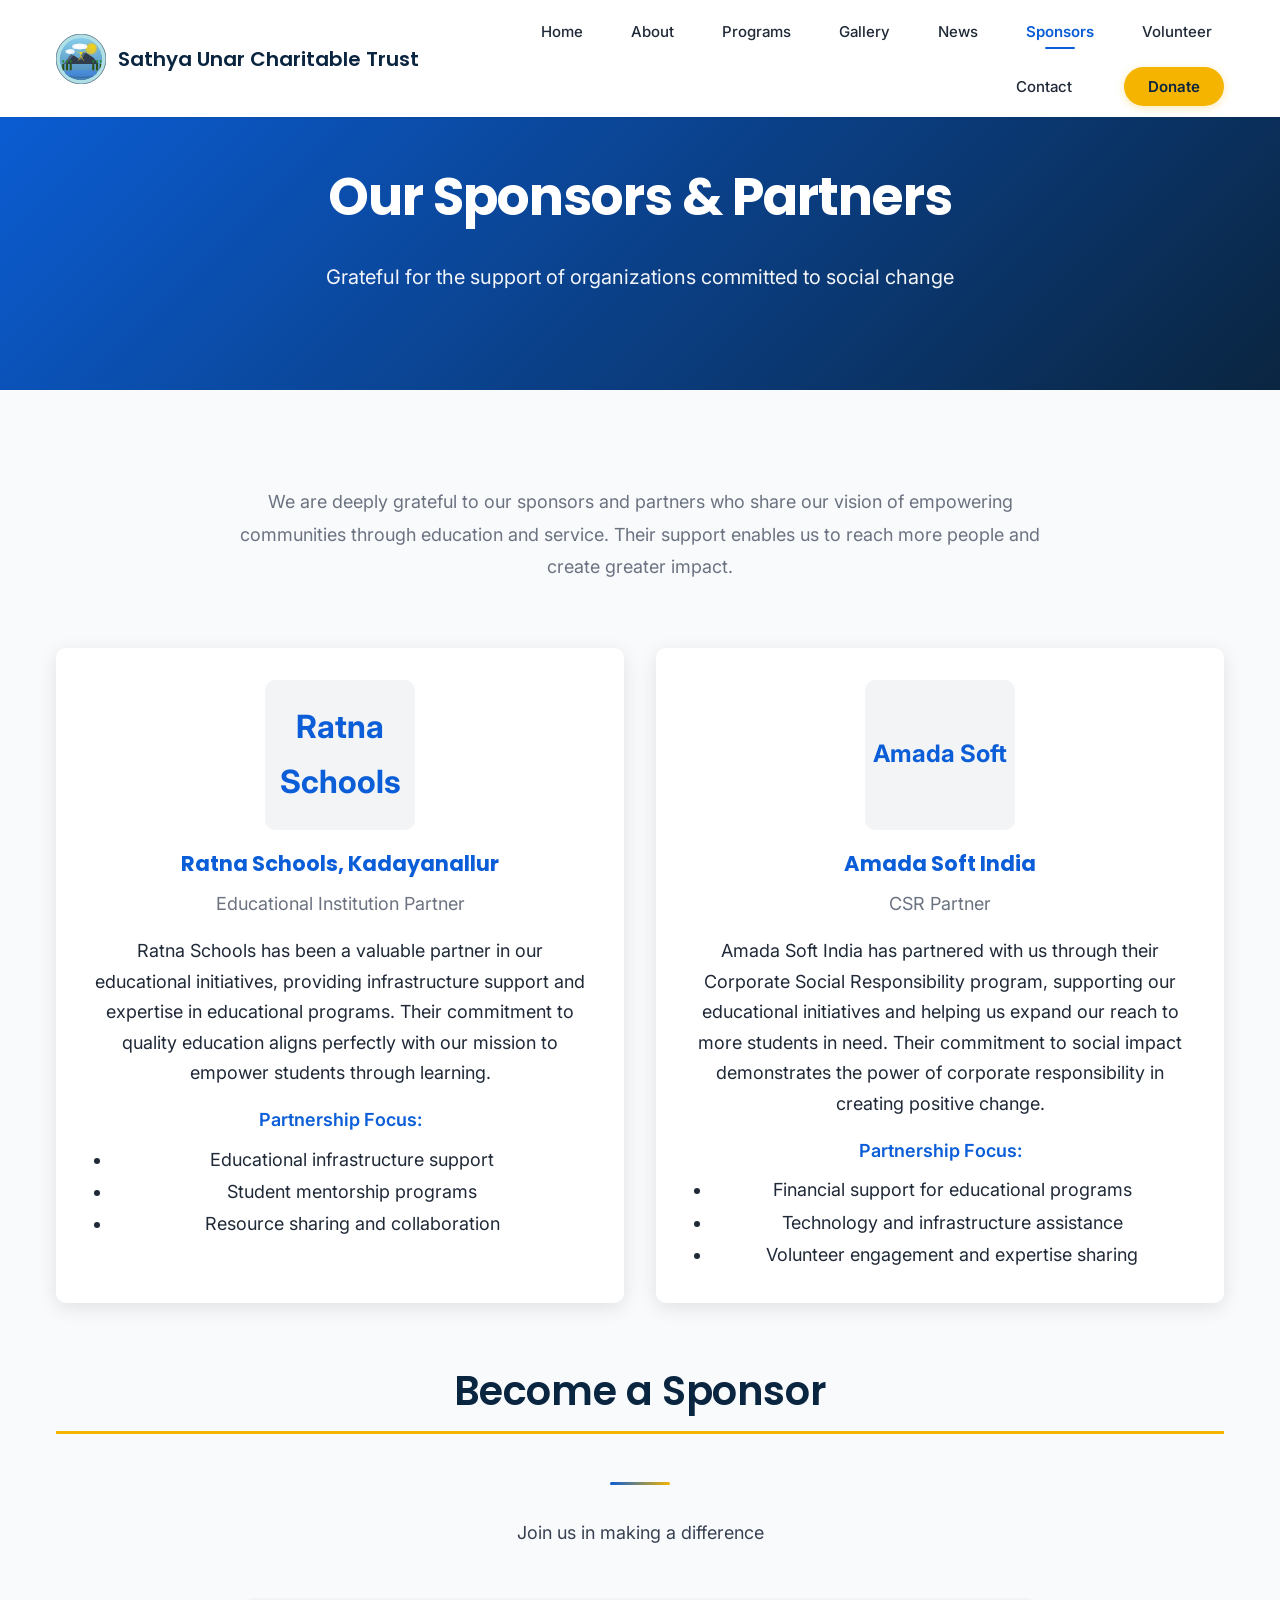
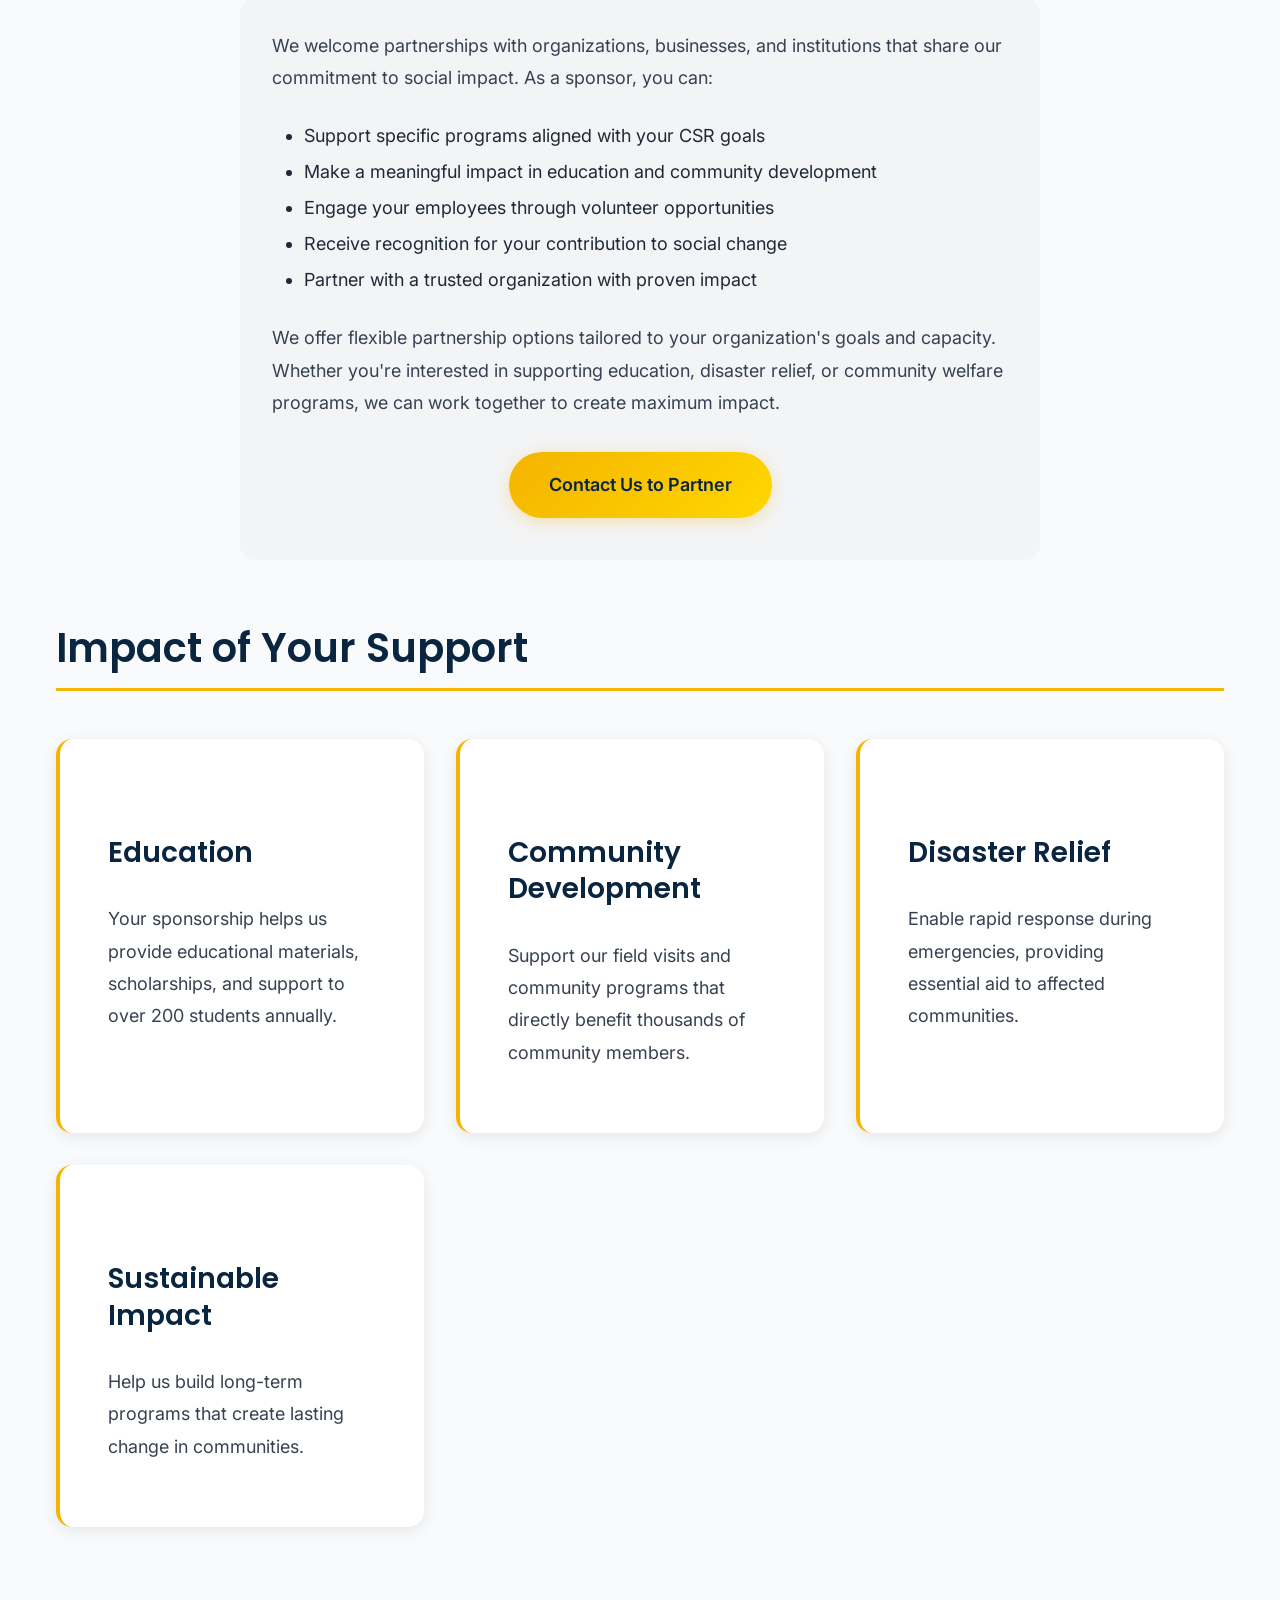
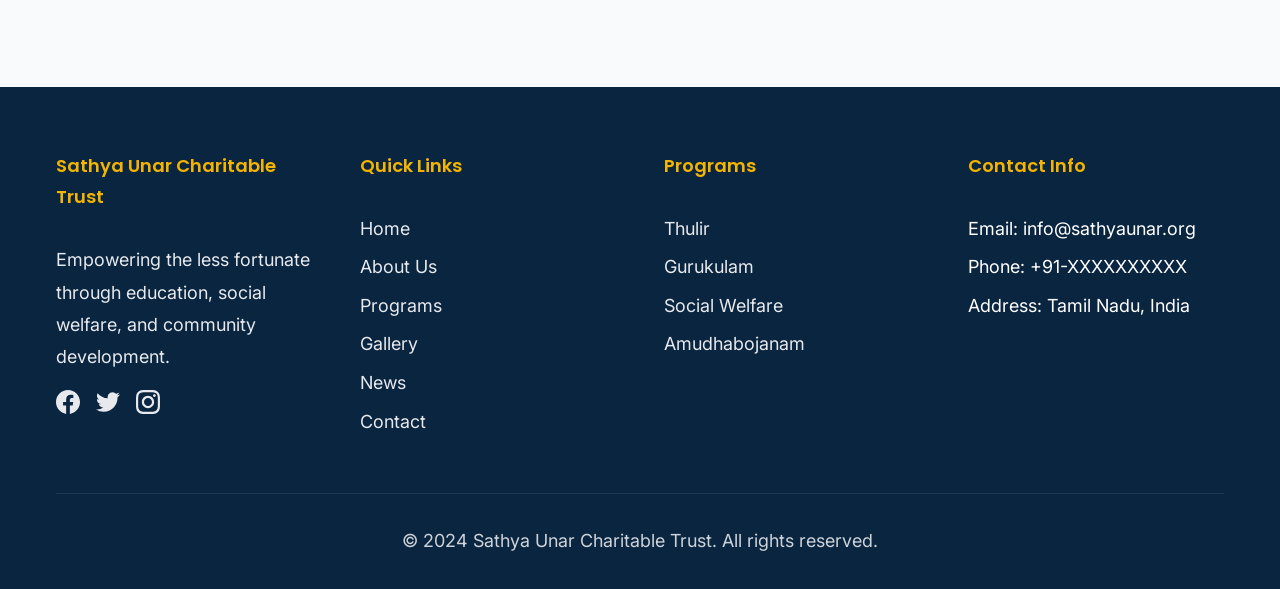
<file: sponsors.html>
<!DOCTYPE html>
<html lang="en">
<head>
    <meta charset="UTF-8">
    <meta name="viewport" content="width=device-width, initial-scale=1.0">
    <meta name="description" content="Our sponsors and partners - Learn about the organizations supporting Sathya Unar Charitable Trust">
    <title>Sponsors - Sathya Unar Charitable Trust</title>
    <link rel="stylesheet" href="css/style.css">
    <link rel="preconnect" href="https://fonts.googleapis.com">
    <link rel="preconnect" href="https://fonts.gstatic.com" crossorigin>
    <link href="https://fonts.googleapis.com/css2?family=Poppins:wght@300;400;600;700&family=Inter:wght@400;500;600&display=swap" rel="stylesheet">
</head>
<body>
    <!-- Navigation -->
    <nav class="navbar" id="navbar">
        <div class="container">
            <div class="nav-wrapper">
                <div class="logo">
                    <a href="index.html">
                        <img src="images/logo.svg" alt="Sathya Unar Charitable Trust Logo">
                        <h2>Sathya Unar Charitable Trust</h2>
                    </a>
                </div>
                <button class="mobile-menu-toggle" aria-label="Toggle menu">
                    <span></span>
                    <span></span>
                    <span></span>
                </button>
                <ul class="nav-menu">
                    <li><a href="index.html">Home</a></li>
                    <li><a href="about.html">About</a></li>
                    <li><a href="programs.html">Programs</a></li>
                    <li><a href="gallery.html">Gallery</a></li>
                    <li><a href="news.html">News</a></li>
                    <li><a href="sponsors.html" class="active">Sponsors</a></li>
                    <li><a href="volunteer.html">Volunteer</a></li>
                    <li><a href="contact.html">Contact</a></li>
                    <li><a href="donate.html" class="nav-donate-btn">Donate</a></li>
                </ul>
            </div>
        </div>
    </nav>

    <!-- Page Header -->
    <section class="page-header">
        <div class="container">
            <h1>Our Sponsors & Partners</h1>
            <p>Grateful for the support of organizations committed to social change</p>
        </div>
    </section>

    <!-- Page Content -->
    <section class="page-content">
        <div class="container">
            <div class="content-section">
                <p style="text-align: center; font-size: 1.125rem; color: var(--gray); margin-bottom: 3rem; max-width: 800px; margin-left: auto; margin-right: auto;">
                    We are deeply grateful to our sponsors and partners who share our vision of empowering communities through education and service. Their support enables us to reach more people and create greater impact.
                </p>
            </div>

            <!-- Sponsors Grid -->
            <div class="sponsors-grid">
                <!-- Ratna Schools -->
                <div class="sponsor-card">
                    <div class="sponsor-logo">
                        <p style="font-size: 2rem; font-weight: 700; color: var(--primary-blue);">Ratna Schools</p>
                    </div>
                    <h3>Ratna Schools, Kadayanallur</h3>
                    <p style="color: var(--gray); margin-bottom: 1rem;">Educational Institution Partner</p>
                    <p>Ratna Schools has been a valuable partner in our educational initiatives, providing infrastructure support and expertise in educational programs. Their commitment to quality education aligns perfectly with our mission to empower students through learning.</p>
                    <p style="margin-top: 1rem; color: var(--primary-blue); font-weight: 600;">Partnership Focus:</p>
                    <ul style="margin-left: 1.5rem; margin-top: 0.5rem; line-height: 1.8;">
                        <li>Educational infrastructure support</li>
                        <li>Student mentorship programs</li>
                        <li>Resource sharing and collaboration</li>
                    </ul>
                </div>

                <!-- Amada Soft India -->
                <div class="sponsor-card">
                    <div class="sponsor-logo">
                        <p style="font-size: 1.5rem; font-weight: 700; color: var(--primary-blue);">Amada Soft</p>
                    </div>
                    <h3>Amada Soft India</h3>
                    <p style="color: var(--gray); margin-bottom: 1rem;">CSR Partner</p>
                    <p>Amada Soft India has partnered with us through their Corporate Social Responsibility program, supporting our educational initiatives and helping us expand our reach to more students in need. Their commitment to social impact demonstrates the power of corporate responsibility in creating positive change.</p>
                    <p style="margin-top: 1rem; color: var(--primary-blue); font-weight: 600;">Partnership Focus:</p>
                    <ul style="margin-left: 1.5rem; margin-top: 0.5rem; line-height: 1.8;">
                        <li>Financial support for educational programs</li>
                        <li>Technology and infrastructure assistance</li>
                        <li>Volunteer engagement and expertise sharing</li>
                    </ul>
                </div>
            </div>

            <!-- Become a Sponsor -->
            <div class="content-section" style="margin-top: 4rem;">
                <div class="section-header">
                    <h2>Become a Sponsor</h2>
                    <div class="section-divider"></div>
                    <p class="section-subtitle">Join us in making a difference</p>
                </div>
                <div style="max-width: 800px; margin: 0 auto; background-color: var(--gray-light); padding: 2rem; border-radius: 15px;">
                    <p style="margin-bottom: 1.5rem; line-height: 1.8;">
                        We welcome partnerships with organizations, businesses, and institutions that share our commitment to social impact. As a sponsor, you can:
                    </p>
                    <ul style="margin-left: 2rem; line-height: 2; margin-bottom: 1.5rem;">
                        <li>Support specific programs aligned with your CSR goals</li>
                        <li>Make a meaningful impact in education and community development</li>
                        <li>Engage your employees through volunteer opportunities</li>
                        <li>Receive recognition for your contribution to social change</li>
                        <li>Partner with a trusted organization with proven impact</li>
                    </ul>
                    <p style="margin-bottom: 1.5rem; line-height: 1.8;">
                        We offer flexible partnership options tailored to your organization's goals and capacity. Whether you're interested in supporting education, disaster relief, or community welfare programs, we can work together to create maximum impact.
                    </p>
                    <div style="text-align: center; margin-top: 2rem;">
                        <a href="contact.html" class="btn btn-primary btn-large">Contact Us to Partner</a>
                    </div>
                </div>
            </div>

            <!-- Impact of Sponsorship -->
            <div class="content-section">
                <h2>Impact of Your Support</h2>
                <div class="initiatives-content">
                    <div class="initiative-item">
                        <h3>Education</h3>
                        <p>Your sponsorship helps us provide educational materials, scholarships, and support to over 200 students annually.</p>
                    </div>
                    <div class="initiative-item">
                        <h3>Community Development</h3>
                        <p>Support our field visits and community programs that directly benefit thousands of community members.</p>
                    </div>
                    <div class="initiative-item">
                        <h3>Disaster Relief</h3>
                        <p>Enable rapid response during emergencies, providing essential aid to affected communities.</p>
                    </div>
                    <div class="initiative-item">
                        <h3>Sustainable Impact</h3>
                        <p>Help us build long-term programs that create lasting change in communities.</p>
                    </div>
                </div>
            </div>
        </div>
    </section>

    <!-- Footer -->
    <footer class="footer">
        <div class="container">
            <div class="footer-content">
                <div class="footer-section">
                    <h3>Sathya Unar Charitable Trust</h3>
                    <p>Empowering the less fortunate through education, social welfare, and community development.</p>
                    <div class="social-links">
                        <a href="#" aria-label="Facebook"><svg width="24" height="24" viewBox="0 0 24 24" fill="currentColor"><path d="M24 12.073c0-6.627-5.373-12-12-12s-12 5.373-12 12c0 5.99 4.388 10.954 10.125 11.854v-8.385H7.078v-3.47h3.047V9.43c0-3.007 1.792-4.669 4.533-4.669 1.312 0 2.686.235 2.686.235v2.953H15.83c-1.491 0-1.956.925-1.956 1.874v2.25h3.328l-.532 3.47h-2.796v8.385C19.612 23.027 24 18.062 24 12.073z"/></svg></a>
                        <a href="#" aria-label="Twitter"><svg width="24" height="24" viewBox="0 0 24 24" fill="currentColor"><path d="M23.953 4.57a10 10 0 01-2.825.775 4.958 4.958 0 002.163-2.723c-.951.555-2.005.959-3.127 1.184a4.92 4.92 0 00-8.384 4.482C7.69 8.095 4.067 6.13 1.64 3.162a4.822 4.822 0 00-.666 2.475c0 1.71.87 3.213 2.188 4.096a4.904 4.904 0 01-2.228-.616v.06a4.923 4.923 0 003.946 4.827 4.996 4.996 0 01-2.212.085 4.936 4.936 0 004.604 3.417 9.867 9.867 0 01-6.102 2.105c-.39 0-.779-.023-1.17-.067a13.995 13.995 0 007.557 2.209c9.053 0 13.998-7.496 13.998-13.985 0-.21 0-.42-.015-.63A9.935 9.935 0 0024 4.59z"/></svg></a>
                        <a href="#" aria-label="Instagram"><svg width="24" height="24" viewBox="0 0 24 24" fill="currentColor"><path d="M12 2.163c3.204 0 3.584.012 4.85.07 3.252.148 4.771 1.691 4.919 4.919.058 1.265.069 1.645.069 4.849 0 3.205-.012 3.584-.069 4.849-.149 3.225-1.664 4.771-4.919 4.919-1.266.058-1.644.07-4.85.07-3.204 0-3.584-.012-4.849-.07-3.26-.149-4.771-1.699-4.919-4.92-.058-1.265-.07-1.644-.07-4.849 0-3.204.013-3.583.07-4.849.149-3.227 1.664-4.771 4.919-4.919 1.266-.057 1.645-.069 4.849-.069zm0-2.163c-3.259 0-3.667.014-4.947.072-4.358.2-6.78 2.618-6.98 6.98-.059 1.281-.073 1.689-.073 4.948 0 3.259.014 3.668.072 4.948.2 4.358 2.618 6.78 6.98 6.98 1.281.058 1.689.072 4.948.072 3.259 0 3.668-.014 4.948-.072 4.354-.2 6.782-2.618 6.979-6.98.059-1.28.073-1.689.073-4.948 0-3.259-.014-3.667-.072-4.947-.196-4.354-2.617-6.78-6.979-6.98-1.281-.059-1.69-.073-4.949-.073zm0 5.838c-3.403 0-6.162 2.759-6.162 6.162s2.759 6.163 6.162 6.163 6.162-2.759 6.162-6.163c0-3.403-2.759-6.162-6.162-6.162zm0 10.162c-2.209 0-4-1.79-4-4 0-2.209 1.791-4 4-4s4 1.791 4 4c0 2.21-1.791 4-4 4zm6.406-11.845c-.796 0-1.441.645-1.441 1.44s.645 1.44 1.441 1.44c.795 0 1.439-.645 1.439-1.44s-.644-1.44-1.439-1.44z"/></svg></a>
                    </div>
                </div>
                <div class="footer-section">
                    <h4>Quick Links</h4>
                    <ul>
                        <li><a href="index.html">Home</a></li>
                        <li><a href="about.html">About Us</a></li>
                        <li><a href="programs.html">Programs</a></li>
                        <li><a href="gallery.html">Gallery</a></li>
                        <li><a href="news.html">News</a></li>
                        <li><a href="contact.html">Contact</a></li>
                    </ul>
                </div>
                <div class="footer-section">
                    <h4>Programs</h4>
                    <ul>
                        <li><a href="programs.html#thulir">Thulir</a></li>
                        <li><a href="programs.html#gurukulam">Gurukulam</a></li>
                        <li><a href="programs.html#social-welfare">Social Welfare</a></li>
                        <li><a href="programs.html#amudhabojanam">Amudhabojanam</a></li>
                    </ul>
                </div>
                <div class="footer-section">
                    <h4>Contact Info</h4>
                    <ul>
                        <li>Email: info@sathyaunar.org</li>
                        <li>Phone: +91-XXXXXXXXXX</li>
                        <li>Address: Tamil Nadu, India</li>
                    </ul>
                </div>
            </div>
            <div class="footer-bottom">
                <p>&copy; 2024 Sathya Unar Charitable Trust. All rights reserved.</p>
            </div>
        </div>
    </footer>

    <script src="js/main.js"></script>
</body>
</html>
</file>
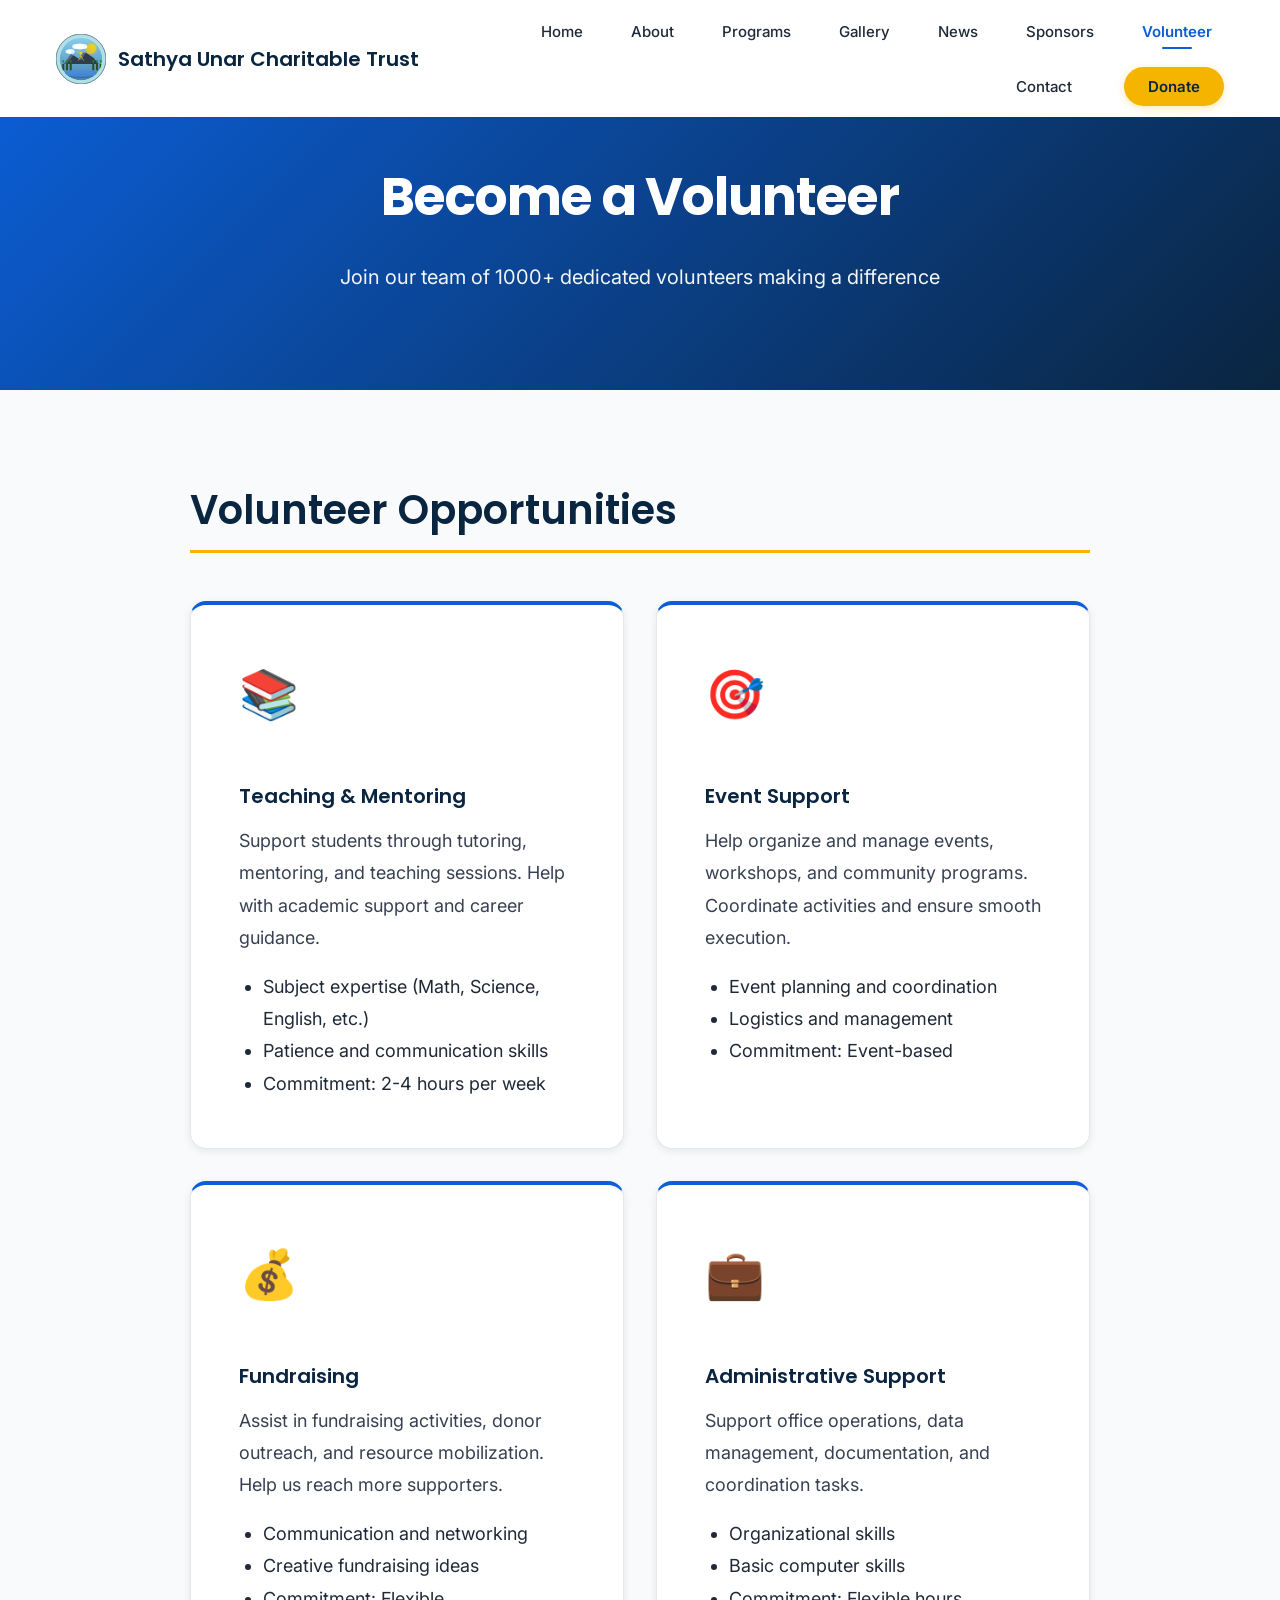
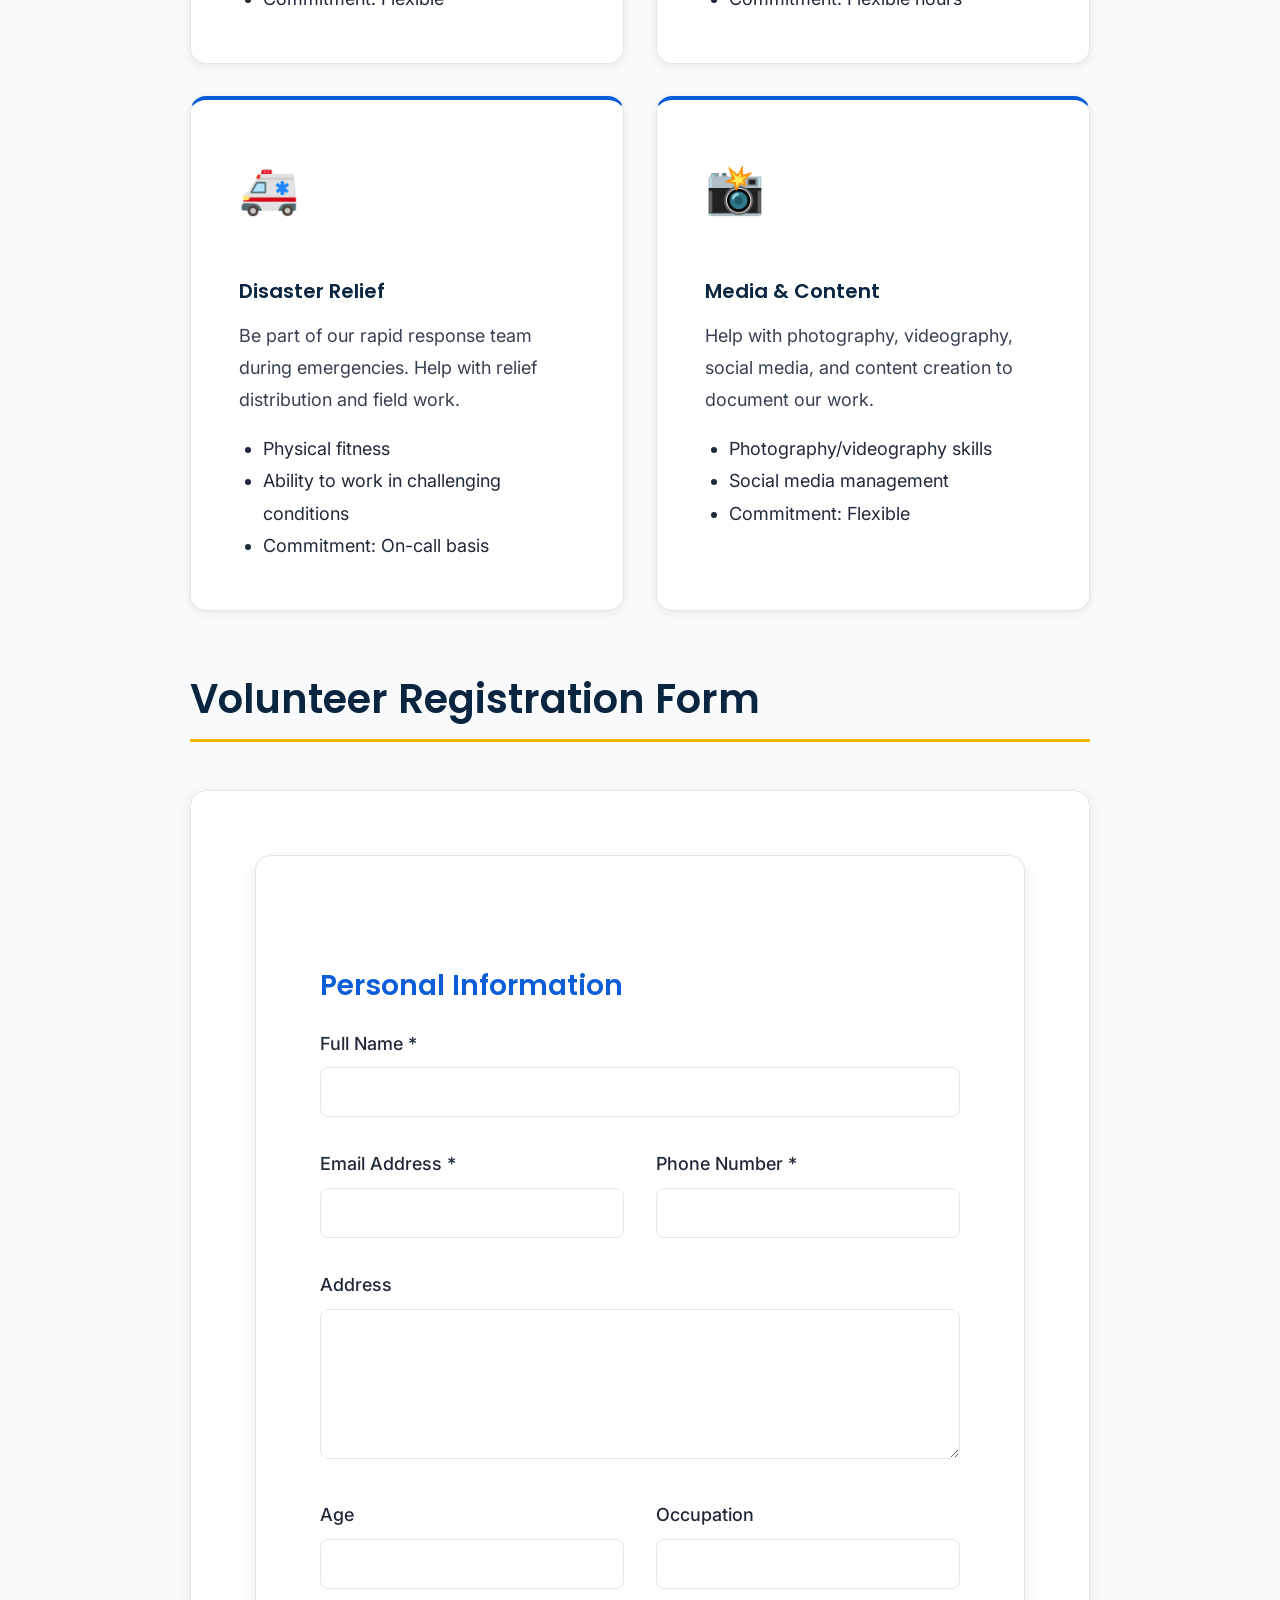
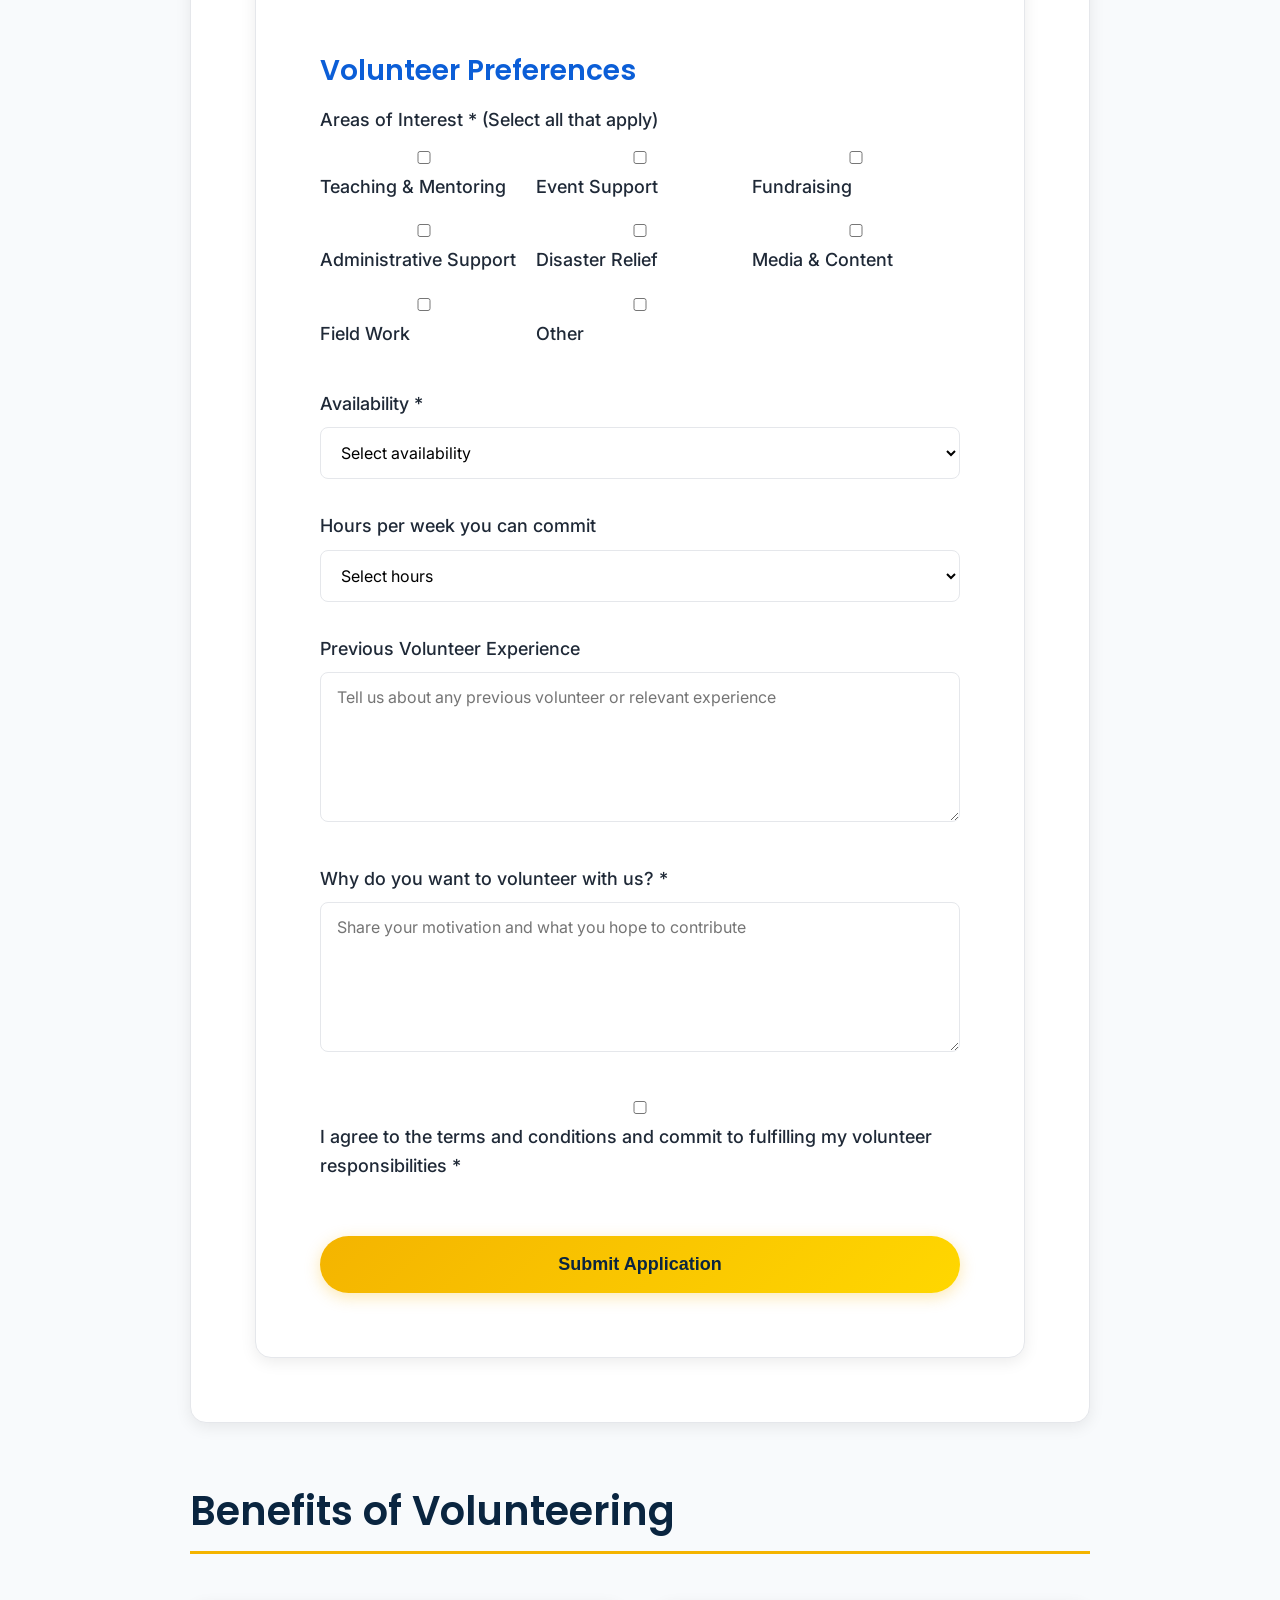
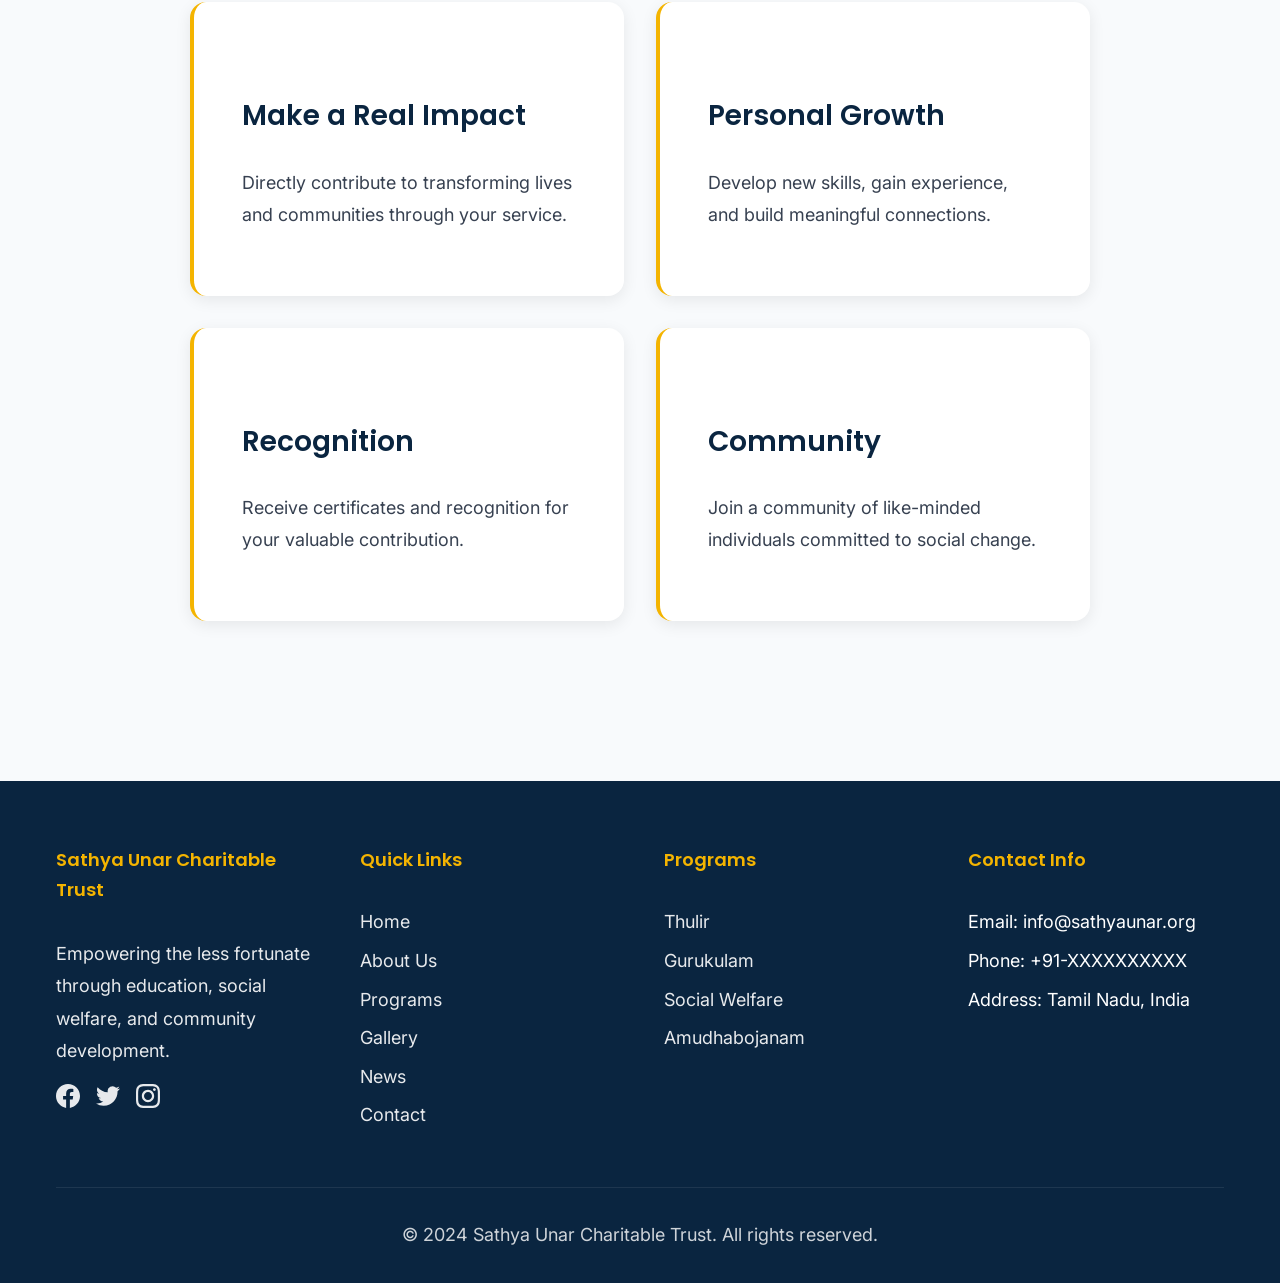
<file: volunteer.html>
<!DOCTYPE html>
<html lang="en">
<head>
    <meta charset="UTF-8">
    <meta name="viewport" content="width=device-width, initial-scale=1.0">
    <meta name="description" content="Become a volunteer with Sathya Unar Charitable Trust - Join our mission to empower communities">
    <title>Become a Volunteer - Sathya Unar Charitable Trust</title>
    <link rel="stylesheet" href="css/style.css">
    <link rel="preconnect" href="https://fonts.googleapis.com">
    <link rel="preconnect" href="https://fonts.gstatic.com" crossorigin>
    <link href="https://fonts.googleapis.com/css2?family=Poppins:wght@300;400;600;700&family=Inter:wght@400;500;600&display=swap" rel="stylesheet">
</head>
<body>
    <!-- Navigation -->
    <nav class="navbar" id="navbar">
        <div class="container">
            <div class="nav-wrapper">
                <div class="logo">
                    <a href="index.html">
                        <img src="images/logo.svg" alt="Sathya Unar Charitable Trust Logo">
                        <h2>Sathya Unar Charitable Trust</h2>
                    </a>
                </div>
                <button class="mobile-menu-toggle" aria-label="Toggle menu">
                    <span></span>
                    <span></span>
                    <span></span>
                </button>
                <ul class="nav-menu">
                    <li><a href="index.html">Home</a></li>
                    <li><a href="about.html">About</a></li>
                    <li><a href="programs.html">Programs</a></li>
                    <li><a href="gallery.html">Gallery</a></li>
                    <li><a href="news.html">News</a></li>
                    <li><a href="sponsors.html">Sponsors</a></li>
                    <li><a href="volunteer.html" class="active">Volunteer</a></li>
                    <li><a href="contact.html">Contact</a></li>
                    <li><a href="donate.html" class="nav-donate-btn">Donate</a></li>
                </ul>
            </div>
        </div>
    </nav>

    <!-- Page Header -->
    <section class="page-header">
        <div class="container">
            <h1>Become a Volunteer</h1>
            <p>Join our team of 1000+ dedicated volunteers making a difference</p>
        </div>
    </section>

    <!-- Page Content -->
    <section class="page-content">
        <div class="container">
            <div style="max-width: 900px; margin: 0 auto;">
                <!-- Volunteer Roles -->
                <div class="content-section">
                    <h2>Volunteer Opportunities</h2>
                    <div class="volunteer-roles">
                        <div class="volunteer-role-card">
                            <div class="role-icon">📚</div>
                            <h3>Teaching & Mentoring</h3>
                            <p>Support students through tutoring, mentoring, and teaching sessions. Help with academic support and career guidance.</p>
                            <ul>
                                <li>Subject expertise (Math, Science, English, etc.)</li>
                                <li>Patience and communication skills</li>
                                <li>Commitment: 2-4 hours per week</li>
                            </ul>
                        </div>
                        <div class="volunteer-role-card">
                            <div class="role-icon">🎯</div>
                            <h3>Event Support</h3>
                            <p>Help organize and manage events, workshops, and community programs. Coordinate activities and ensure smooth execution.</p>
                            <ul>
                                <li>Event planning and coordination</li>
                                <li>Logistics and management</li>
                                <li>Commitment: Event-based</li>
                            </ul>
                        </div>
                        <div class="volunteer-role-card">
                            <div class="role-icon">💰</div>
                            <h3>Fundraising</h3>
                            <p>Assist in fundraising activities, donor outreach, and resource mobilization. Help us reach more supporters.</p>
                            <ul>
                                <li>Communication and networking</li>
                                <li>Creative fundraising ideas</li>
                                <li>Commitment: Flexible</li>
                            </ul>
                        </div>
                        <div class="volunteer-role-card">
                            <div class="role-icon">💼</div>
                            <h3>Administrative Support</h3>
                            <p>Support office operations, data management, documentation, and coordination tasks.</p>
                            <ul>
                                <li>Organizational skills</li>
                                <li>Basic computer skills</li>
                                <li>Commitment: Flexible hours</li>
                            </ul>
                        </div>
                        <div class="volunteer-role-card">
                            <div class="role-icon">🚑</div>
                            <h3>Disaster Relief</h3>
                            <p>Be part of our rapid response team during emergencies. Help with relief distribution and field work.</p>
                            <ul>
                                <li>Physical fitness</li>
                                <li>Ability to work in challenging conditions</li>
                                <li>Commitment: On-call basis</li>
                            </ul>
                        </div>
                        <div class="volunteer-role-card">
                            <div class="role-icon">📸</div>
                            <h3>Media & Content</h3>
                            <p>Help with photography, videography, social media, and content creation to document our work.</p>
                            <ul>
                                <li>Photography/videography skills</li>
                                <li>Social media management</li>
                                <li>Commitment: Flexible</li>
                            </ul>
                        </div>
                    </div>
                </div>

                <!-- Volunteer Registration Form -->
                <div class="content-section">
                    <h2>Volunteer Registration Form</h2>
                    <div class="volunteer-form-container">
                        <form id="volunteerForm" class="contact-form">
                            <h3 style="font-family: var(--font-heading); color: var(--primary-blue); margin-bottom: 1.5rem;">Personal Information</h3>
                            
                            <div class="form-group">
                                <label for="volName">Full Name *</label>
                                <input type="text" id="volName" name="volName" required>
                            </div>

                            <div class="form-row">
                                <div class="form-group" style="flex: 1;">
                                    <label for="volEmail">Email Address *</label>
                                    <input type="email" id="volEmail" name="volEmail" required>
                                </div>
                                <div class="form-group" style="flex: 1;">
                                    <label for="volPhone">Phone Number *</label>
                                    <input type="tel" id="volPhone" name="volPhone" pattern="[0-9]{10}" required>
                                </div>
                            </div>

                            <div class="form-group">
                                <label for="volAddress">Address</label>
                                <textarea id="volAddress" name="volAddress" rows="3"></textarea>
                            </div>

                            <div class="form-row">
                                <div class="form-group" style="flex: 1;">
                                    <label for="volAge">Age</label>
                                    <input type="number" id="volAge" name="volAge" min="18" max="100">
                                </div>
                                <div class="form-group" style="flex: 1;">
                                    <label for="volOccupation">Occupation</label>
                                    <input type="text" id="volOccupation" name="volOccupation">
                                </div>
                            </div>

                            <h3 style="font-family: var(--font-heading); color: var(--primary-blue); margin-top: 2rem; margin-bottom: 1rem;">Volunteer Preferences</h3>

                            <div class="form-group">
                                <label>Areas of Interest * (Select all that apply)</label>
                                <div class="checkbox-grid">
                                    <label class="checkbox-label">
                                        <input type="checkbox" name="skills" value="teaching">
                                        <span>Teaching & Mentoring</span>
                                    </label>
                                    <label class="checkbox-label">
                                        <input type="checkbox" name="skills" value="events">
                                        <span>Event Support</span>
                                    </label>
                                    <label class="checkbox-label">
                                        <input type="checkbox" name="skills" value="fundraising">
                                        <span>Fundraising</span>
                                    </label>
                                    <label class="checkbox-label">
                                        <input type="checkbox" name="skills" value="admin">
                                        <span>Administrative Support</span>
                                    </label>
                                    <label class="checkbox-label">
                                        <input type="checkbox" name="skills" value="disaster">
                                        <span>Disaster Relief</span>
                                    </label>
                                    <label class="checkbox-label">
                                        <input type="checkbox" name="skills" value="media">
                                        <span>Media & Content</span>
                                    </label>
                                    <label class="checkbox-label">
                                        <input type="checkbox" name="skills" value="field-work">
                                        <span>Field Work</span>
                                    </label>
                                    <label class="checkbox-label">
                                        <input type="checkbox" name="skills" value="other">
                                        <span>Other</span>
                                    </label>
                                </div>
                            </div>

                            <div class="form-group">
                                <label for="volAvailability">Availability *</label>
                                <select id="volAvailability" name="volAvailability" required>
                                    <option value="">Select availability</option>
                                    <option value="weekdays">Weekdays</option>
                                    <option value="weekends">Weekends</option>
                                    <option value="evenings">Evenings</option>
                                    <option value="flexible">Flexible</option>
                                    <option value="event-based">Event-based only</option>
                                </select>
                            </div>

                            <div class="form-group">
                                <label for="volHours">Hours per week you can commit</label>
                                <select id="volHours" name="volHours">
                                    <option value="">Select hours</option>
                                    <option value="1-2">1-2 hours</option>
                                    <option value="3-5">3-5 hours</option>
                                    <option value="6-10">6-10 hours</option>
                                    <option value="10+">10+ hours</option>
                                </select>
                            </div>

                            <div class="form-group">
                                <label for="volExperience">Previous Volunteer Experience</label>
                                <textarea id="volExperience" name="volExperience" rows="4" placeholder="Tell us about any previous volunteer or relevant experience"></textarea>
                            </div>

                            <div class="form-group">
                                <label for="volMotivation">Why do you want to volunteer with us? *</label>
                                <textarea id="volMotivation" name="volMotivation" rows="4" required placeholder="Share your motivation and what you hope to contribute"></textarea>
                            </div>

                            <div class="form-group">
                                <label class="checkbox-label">
                                    <input type="checkbox" name="volAgreement" required>
                                    <span>I agree to the terms and conditions and commit to fulfilling my volunteer responsibilities *</span>
                                </label>
                            </div>

                            <button type="submit" class="btn btn-primary btn-large" style="width: 100%; margin-top: 1.5rem;">
                                Submit Application
                            </button>
                        </form>
                    </div>
                </div>

                <!-- Volunteer Benefits -->
                <div class="content-section">
                    <h2>Benefits of Volunteering</h2>
                    <div class="initiatives-content">
                        <div class="initiative-item">
                            <h3>Make a Real Impact</h3>
                            <p>Directly contribute to transforming lives and communities through your service.</p>
                        </div>
                        <div class="initiative-item">
                            <h3>Personal Growth</h3>
                            <p>Develop new skills, gain experience, and build meaningful connections.</p>
                        </div>
                        <div class="initiative-item">
                            <h3>Recognition</h3>
                            <p>Receive certificates and recognition for your valuable contribution.</p>
                        </div>
                        <div class="initiative-item">
                            <h3>Community</h3>
                            <p>Join a community of like-minded individuals committed to social change.</p>
                        </div>
                    </div>
                </div>
            </div>
        </div>
    </section>

    <!-- Footer -->
    <footer class="footer">
        <div class="container">
            <div class="footer-content">
                <div class="footer-section">
                    <h3>Sathya Unar Charitable Trust</h3>
                    <p>Empowering the less fortunate through education, social welfare, and community development.</p>
                    <div class="social-links">
                        <a href="#" aria-label="Facebook"><svg width="24" height="24" viewBox="0 0 24 24" fill="currentColor"><path d="M24 12.073c0-6.627-5.373-12-12-12s-12 5.373-12 12c0 5.99 4.388 10.954 10.125 11.854v-8.385H7.078v-3.47h3.047V9.43c0-3.007 1.792-4.669 4.533-4.669 1.312 0 2.686.235 2.686.235v2.953H15.83c-1.491 0-1.956.925-1.956 1.874v2.25h3.328l-.532 3.47h-2.796v8.385C19.612 23.027 24 18.062 24 12.073z"/></svg></a>
                        <a href="#" aria-label="Twitter"><svg width="24" height="24" viewBox="0 0 24 24" fill="currentColor"><path d="M23.953 4.57a10 10 0 01-2.825.775 4.958 4.958 0 002.163-2.723c-.951.555-2.005.959-3.127 1.184a4.92 4.92 0 00-8.384 4.482C7.69 8.095 4.067 6.13 1.64 3.162a4.822 4.822 0 00-.666 2.475c0 1.71.87 3.213 2.188 4.096a4.904 4.904 0 01-2.228-.616v.06a4.923 4.923 0 003.946 4.827 4.996 4.996 0 01-2.212.085 4.936 4.936 0 004.604 3.417 9.867 9.867 0 01-6.102 2.105c-.39 0-.779-.023-1.17-.067a13.995 13.995 0 007.557 2.209c9.053 0 13.998-7.496 13.998-13.985 0-.21 0-.42-.015-.63A9.935 9.935 0 0024 4.59z"/></svg></a>
                        <a href="#" aria-label="Instagram"><svg width="24" height="24" viewBox="0 0 24 24" fill="currentColor"><path d="M12 2.163c3.204 0 3.584.012 4.85.07 3.252.148 4.771 1.691 4.919 4.919.058 1.265.069 1.645.069 4.849 0 3.205-.012 3.584-.069 4.849-.149 3.225-1.664 4.771-4.919 4.919-1.266.058-1.644.07-4.85.07-3.204 0-3.584-.012-4.849-.07-3.26-.149-4.771-1.699-4.919-4.92-.058-1.265-.07-1.644-.07-4.849 0-3.204.013-3.583.07-4.849.149-3.227 1.664-4.771 4.919-4.919 1.266-.057 1.645-.069 4.849-.069zm0-2.163c-3.259 0-3.667.014-4.947.072-4.358.2-6.78 2.618-6.98 6.98-.059 1.281-.073 1.689-.073 4.948 0 3.259.014 3.668.072 4.948.2 4.358 2.618 6.78 6.98 6.98 1.281.058 1.689.072 4.948.072 3.259 0 3.668-.014 4.948-.072 4.354-.2 6.782-2.618 6.979-6.98.059-1.28.073-1.689.073-4.948 0-3.259-.014-3.667-.072-4.947-.196-4.354-2.617-6.78-6.979-6.98-1.281-.059-1.69-.073-4.949-.073zm0 5.838c-3.403 0-6.162 2.759-6.162 6.162s2.759 6.163 6.162 6.163 6.162-2.759 6.162-6.163c0-3.403-2.759-6.162-6.162-6.162zm0 10.162c-2.209 0-4-1.79-4-4 0-2.209 1.791-4 4-4s4 1.791 4 4c0 2.21-1.791 4-4 4zm6.406-11.845c-.796 0-1.441.645-1.441 1.44s.645 1.44 1.441 1.44c.795 0 1.439-.645 1.439-1.44s-.644-1.44-1.439-1.44z"/></svg></a>
                    </div>
                </div>
                <div class="footer-section">
                    <h4>Quick Links</h4>
                    <ul>
                        <li><a href="index.html">Home</a></li>
                        <li><a href="about.html">About Us</a></li>
                        <li><a href="programs.html">Programs</a></li>
                        <li><a href="gallery.html">Gallery</a></li>
                        <li><a href="news.html">News</a></li>
                        <li><a href="contact.html">Contact</a></li>
                    </ul>
                </div>
                <div class="footer-section">
                    <h4>Programs</h4>
                    <ul>
                        <li><a href="programs.html#thulir">Thulir</a></li>
                        <li><a href="programs.html#gurukulam">Gurukulam</a></li>
                        <li><a href="programs.html#social-welfare">Social Welfare</a></li>
                        <li><a href="programs.html#amudhabojanam">Amudhabojanam</a></li>
                    </ul>
                </div>
                <div class="footer-section">
                    <h4>Contact Info</h4>
                    <ul>
                        <li>Email: info@sathyaunar.org</li>
                        <li>Phone: +91-XXXXXXXXXX</li>
                        <li>Address: Tamil Nadu, India</li>
                    </ul>
                </div>
            </div>
            <div class="footer-bottom">
                <p>&copy; 2024 Sathya Unar Charitable Trust. All rights reserved.</p>
            </div>
        </div>
    </footer>

    <script src="js/main.js"></script>
    <script src="js/volunteer.js"></script>
</body>
</html>
</file>
<file: css/style.css>
/* ============================================
   Sathya Unar Charitable Trust - Stylesheet
   ============================================ */

/* Reset & Base Styles */
* {
    margin: 0;
    padding: 0;
    box-sizing: border-box;
}

:root {
    /* World-Class NGO Color System - Vibrant but Professional */
    --primary-blue: #0B5ED7;
    --primary-blue-light: #3B82F6;
    --primary-blue-dark: #0A2540;
    --royal-indigo: #4338CA;
    --deep-navy: #0A2540;
    --white: #ffffff;
    --soft-white: #F8FAFC;
    --gold: #F4B400;
    --gold-light: #FFC107;
    --emerald-green: #22C55E;
    --soft-coral: #FB7185;
    --success-green: #2E7D32;
    --light-grey: #E5E7EB;
    --gray-light: #F3F4F6;
    --gray: #6B7280;
    --gray-dark: #374151;
    --text-dark: #1F2937;
    
    /* Gradient Definitions */
    --gradient-primary: linear-gradient(135deg, #0B5ED7 0%, #4338CA 100%);
    --gradient-warm: linear-gradient(135deg, #F4B400 0%, #FB7185 100%);
    --gradient-success: linear-gradient(135deg, #22C55E 0%, #10B981 100%);
    
    /* Typography */
    --font-heading: 'Poppins', sans-serif;
    --font-body: 'Inter', sans-serif;
    
    /* Spacing */
    --spacing-xs: 0.5rem;
    --spacing-sm: 1rem;
    --spacing-md: 2rem;
    --spacing-lg: 3rem;
    --spacing-xl: 4rem;
    
    /* Transitions */
    --transition: all 0.3s ease;
}

html {
    scroll-behavior: smooth;
}

body {
    font-family: var(--font-body);
    font-size: 18px;
    line-height: 1.7;
    color: var(--text-dark);
    background-color: var(--soft-white);
    overflow-x: hidden;
}

.container {
    max-width: 1200px;
    margin: 0 auto;
    padding: 0 var(--spacing-sm);
}

/* ============================================
   Navigation
   ============================================ */

.navbar {
    background-color: var(--white);
    box-shadow: 0 1px 3px rgba(0, 0, 0, 0.05);
    position: fixed;
    top: 0;
    left: 0;
    right: 0;
    z-index: 1000;
    transition: var(--transition);
    backdrop-filter: blur(10px);
}

.navbar.scrolled {
    box-shadow: 0 2px 8px rgba(0, 0, 0, 0.08);
    background-color: rgba(255, 255, 255, 0.98);
}

.nav-wrapper {
    display: flex;
    justify-content: space-between;
    align-items: center;
    padding: 1rem 0;
    gap: 2rem;
}

.nav-wrapper .logo {
    flex: 0 0 auto;
}

.logo {
    flex-shrink: 0;
    min-width: 0;
    display: flex;
    align-items: center;
    gap: 0.75rem;
}

.logo img {
    height: 50px;
    width: auto;
    display: block;
    transition: var(--transition);
}

.logo:hover img {
    transform: scale(1.05);
}

.logo h2 {
    font-family: var(--font-heading);
    font-size: 1.25rem;
    font-weight: 600;
    color: var(--deep-navy);
    margin: 0;
    white-space: nowrap;
    line-height: 1.2;
}

.logo a {
    text-decoration: none;
    display: flex;
    align-items: center;
    gap: 0.75rem;
}

/* Mobile logo sizing */
@media (max-width: 768px) {
    .logo img {
        height: 40px;
    }
    
    .logo h2 {
        font-size: 1rem;
    }
}

.nav-menu {
    display: flex;
    list-style: none;
    gap: 1.5rem;
    align-items: center;
    flex-wrap: wrap;
    flex: 1;
    justify-content: flex-end;
}

.nav-menu a {
    text-decoration: none;
    color: var(--text-dark);
    font-weight: 500;
    font-size: 15px;
    transition: var(--transition);
    position: relative;
    padding: 0.5rem 0.75rem;
    border-radius: 6px;
}

.nav-menu a:hover {
    color: var(--primary-blue);
    background-color: rgba(11, 94, 215, 0.05);
}

.nav-menu a.active {
    color: var(--primary-blue);
    font-weight: 600;
}

.nav-menu a.active::after {
    content: '';
    position: absolute;
    bottom: 0;
    left: 50%;
    transform: translateX(-50%);
    width: 30px;
    height: 2px;
    background-color: var(--primary-blue);
    border-radius: 2px;
}

/* Donate Button in Nav */
.nav-menu .nav-donate-btn {
    background-color: var(--gold);
    color: var(--deep-navy);
    padding: 0.625rem 1.5rem;
    border-radius: 50px;
    font-weight: 600;
    margin-left: 1rem;
    box-shadow: 0 2px 8px rgba(244, 180, 0, 0.3);
}

.nav-menu .nav-donate-btn:hover {
    background-color: var(--gold-light);
    transform: translateY(-2px);
    box-shadow: 0 4px 12px rgba(244, 180, 0, 0.4);
}

.nav-menu .nav-donate-btn::after {
    display: none;
}

.mobile-menu-toggle {
    display: none;
    flex-direction: column;
    background: none;
    border: none;
    cursor: pointer;
    padding: 0.5rem;
    gap: 4px;
}

.mobile-menu-toggle span {
    width: 25px;
    height: 3px;
    background-color: var(--primary-blue);
    transition: var(--transition);
}

/* ============================================
   Hero Section
   ============================================ */

.hero {
    position: relative;
    height: 90vh;
    min-height: 700px;
    background: var(--gradient-primary);
    display: flex;
    align-items: center;
    justify-content: center;
    color: var(--white);
    margin-top: 70px;
    overflow: hidden;
}

.hero::before {
    content: '';
    position: absolute;
    top: 0;
    left: 0;
    right: 0;
    bottom: 0;
    background: 
        radial-gradient(circle at 20% 50%, rgba(67, 56, 202, 0.3) 0%, transparent 50%),
        radial-gradient(circle at 80% 80%, rgba(11, 94, 215, 0.2) 0%, transparent 50%);
    opacity: 0.6;
}

.hero::after {
    content: '';
    position: absolute;
    top: 0;
    left: 0;
    right: 0;
    bottom: 0;
    background-image: 
        repeating-linear-gradient(45deg, transparent, transparent 2px, rgba(255, 255, 255, 0.03) 2px, rgba(255, 255, 255, 0.03) 4px);
    opacity: 0.5;
}

.hero-overlay {
    position: absolute;
    top: 0;
    left: 0;
    right: 0;
    bottom: 0;
    background: rgba(30, 58, 138, 0.7);
}

.hero-content {
    position: relative;
    z-index: 2;
    max-width: 800px;
    padding: var(--spacing-md);
}

.hero-title {
    font-family: var(--font-heading);
    font-size: 52px;
    font-weight: 700;
    margin-bottom: var(--spacing-md);
    animation: fadeInUp 1s ease;
    line-height: 1.2;
    letter-spacing: -0.02em;
}

.hero-subtitle {
    font-size: 20px;
    font-weight: 400;
    margin-bottom: var(--spacing-lg);
    opacity: 0.9;
    animation: fadeInUp 1s ease 0.2s both;
    line-height: 1.6;
    max-width: 600px;
    margin-left: auto;
    margin-right: auto;
}

.hero-buttons {
    display: flex;
    gap: var(--spacing-sm);
    justify-content: center;
    flex-wrap: wrap;
    animation: fadeInUp 1s ease 0.4s both;
}

/* ============================================
   Buttons
   ============================================ */

.btn {
    display: inline-block;
    padding: 0.875rem 2rem;
    text-decoration: none;
    border-radius: 50px;
    font-weight: 600;
    transition: var(--transition);
    border: 2px solid transparent;
    cursor: pointer;
    font-size: 1rem;
}

.btn-primary {
    background: linear-gradient(135deg, var(--gold) 0%, #FFD700 100%);
    color: var(--deep-navy);
    border: none;
    font-weight: 600;
    box-shadow: 0 4px 16px rgba(244, 180, 0, 0.3);
    transition: all 0.3s cubic-bezier(0.4, 0, 0.2, 1);
}

.btn-primary:hover {
    background: linear-gradient(135deg, #FFD700 0%, var(--gold-light) 100%);
    transform: translateY(-3px);
    box-shadow: 0 8px 24px rgba(244, 180, 0, 0.5);
}

.btn-secondary {
    background-color: transparent;
    color: var(--white);
    border: 2px solid var(--white);
    backdrop-filter: blur(10px);
    transition: all 0.3s cubic-bezier(0.4, 0, 0.2, 1);
}

.btn-secondary:hover {
    background-color: var(--white);
    color: var(--primary-blue);
    transform: translateY(-3px);
    box-shadow: 0 8px 24px rgba(255, 255, 255, 0.3);
}

.btn-large {
    padding: 1.125rem 2.5rem;
    font-size: 1.125rem;
}

/* ============================================
   Impact Statistics
   ============================================ */

.impact-stats {
    background: var(--gradient-primary);
    color: var(--white);
    padding: var(--spacing-xl) 0;
    margin-top: -80px;
    position: relative;
    z-index: 10;
    overflow: hidden;
}

.impact-stats::before {
    content: '';
    position: absolute;
    top: 0;
    left: 0;
    right: 0;
    bottom: 0;
    background: 
        radial-gradient(circle at 20% 50%, rgba(67, 56, 202, 0.3) 0%, transparent 50%),
        radial-gradient(circle at 80% 80%, rgba(11, 94, 215, 0.2) 0%, transparent 50%);
    opacity: 0.6;
}

.stats-grid {
    display: grid;
    grid-template-columns: repeat(auto-fit, minmax(220px, 1fr));
    gap: 24px;
    margin-top: 50px;
    position: relative;
    z-index: 2;
}

.stat-card {
    text-align: center;
    padding: var(--spacing-lg);
    background: rgba(255, 255, 255, 0.15);
    backdrop-filter: blur(15px);
    border-radius: 20px;
    border: 1px solid rgba(255, 255, 255, 0.25);
    transition: all 0.4s cubic-bezier(0.4, 0, 0.2, 1);
    position: relative;
    overflow: hidden;
}

.stat-card::before {
    content: '';
    position: absolute;
    top: -50%;
    left: -50%;
    width: 200%;
    height: 200%;
    background: radial-gradient(circle, rgba(255, 255, 255, 0.1) 0%, transparent 70%);
    opacity: 0;
    transition: opacity 0.4s ease;
}

.stat-card:hover::before {
    opacity: 1;
}

.stat-card:hover {
    transform: translateY(-12px) scale(1.05);
    background: rgba(255, 255, 255, 0.22);
    box-shadow: 0 20px 40px rgba(0, 0, 0, 0.2);
    border-color: rgba(255, 255, 255, 0.4);
}

.stat-number {
    font-family: var(--font-heading);
    font-size: 3.5rem;
    font-weight: 700;
    background: linear-gradient(135deg, var(--gold) 0%, #FFD700 100%);
    -webkit-background-clip: text;
    -webkit-text-fill-color: transparent;
    background-clip: text;
    margin-bottom: var(--spacing-xs);
    display: inline-block;
    animation: countUp 1.5s ease-out;
}

.stat-label {
    font-size: 1.125rem;
    font-weight: 500;
    opacity: 0.95;
}

/* ============================================
   Section Headers
   ============================================ */

.section-header {
    text-align: center;
    margin-bottom: var(--spacing-lg);
}

.section-header h2 {
    font-family: var(--font-heading);
    font-size: 40px;
    font-weight: 600;
    color: var(--deep-navy);
    margin-bottom: var(--spacing-sm);
    line-height: 1.2;
    letter-spacing: -0.01em;
}

.section-divider {
    width: 60px;
    height: 3px;
    background: linear-gradient(90deg, var(--primary-blue), var(--gold));
    margin: 0 auto var(--spacing-md);
    border-radius: 2px;
}

.section-subtitle {
    font-size: 1.125rem;
    color: var(--gray);
    max-width: 600px;
    margin: 0 auto;
}

/* ============================================
   Founder's Message
   ============================================ */

.founder-message {
    padding: 96px 0;
    background-color: var(--soft-white);
}

.message-content {
    max-width: 800px;
    margin: 0 auto;
}

.message-text {
    background-color: var(--white);
    padding: var(--spacing-xl);
    border-radius: 16px;
    box-shadow: 0 4px 16px rgba(0, 0, 0, 0.08);
    border-left: 4px solid var(--gold);
}

.message-text .lead {
    font-size: 1.5rem;
    font-weight: 600;
    color: var(--primary-blue);
    font-style: italic;
    margin-bottom: var(--spacing-md);
    line-height: 1.8;
}

.message-text p {
    margin-bottom: var(--spacing-sm);
    color: var(--gray-dark);
    line-height: 1.8;
}

.read-more {
    display: inline-flex;
    align-items: center;
    gap: 0.5rem;
    color: var(--primary-blue);
    text-decoration: none;
    font-weight: 600;
    margin-top: var(--spacing-sm);
    transition: var(--transition);
}

.read-more:hover {
    color: var(--gold);
    gap: 1rem;
}

/* ============================================
   Programs Preview
   ============================================ */

.programs-preview {
    padding: 96px 0;
    background-color: var(--white);
}

.programs-grid {
    display: grid;
    grid-template-columns: repeat(auto-fit, minmax(300px, 1fr));
    gap: 32px;
}

.program-card {
    background-color: var(--white);
    padding: var(--spacing-lg);
    border-radius: 16px;
    box-shadow: 0 4px 16px rgba(0, 0, 0, 0.08);
    transition: all 0.4s cubic-bezier(0.4, 0, 0.2, 1);
    border: 2px solid transparent;
    height: 100%;
    display: flex;
    flex-direction: column;
    position: relative;
    overflow: hidden;
}

.program-card::before {
    content: '';
    position: absolute;
    top: 0;
    left: 0;
    right: 0;
    height: 4px;
    background: var(--gradient-primary);
    transform: scaleX(0);
    transform-origin: left;
    transition: transform 0.4s ease;
}

.program-card:hover::before {
    transform: scaleX(1);
}

.program-card:hover {
    transform: translateY(-12px) scale(1.02);
    box-shadow: 0 20px 40px rgba(0, 0, 0, 0.15);
}

/* Color-coded program cards */
.program-card[data-program="thulir"] {
    border-top: 4px solid var(--primary-blue);
}

.program-card[data-program="thulir"]::before {
    background: linear-gradient(90deg, var(--primary-blue), var(--primary-blue-light));
}

.program-card[data-program="gurukulam"] {
    border-top: 4px solid var(--emerald-green);
}

.program-card[data-program="gurukulam"]::before {
    background: var(--gradient-success);
}

.program-card[data-program="social-welfare"] {
    border-top: 4px solid var(--royal-indigo);
}

.program-card[data-program="social-welfare"]::before {
    background: linear-gradient(90deg, var(--royal-indigo), var(--primary-blue));
}

.program-card[data-program="amudhabojanam"] {
    border-top: 4px solid var(--soft-coral);
}

.program-card[data-program="amudhabojanam"]::before {
    background: var(--gradient-warm);
}

.program-icon {
    font-size: 3rem;
    margin-bottom: var(--spacing-sm);
}

.program-card h3 {
    font-family: var(--font-heading);
    font-size: 28px;
    font-weight: 600;
    color: var(--deep-navy);
    margin-bottom: var(--spacing-sm);
    line-height: 1.3;
}

.program-card p {
    color: var(--gray-dark);
    margin-bottom: var(--spacing-sm);
    line-height: 1.7;
}

.program-link {
    color: var(--primary-blue);
    text-decoration: none;
    font-weight: 600;
    transition: all 0.3s ease;
    display: inline-flex;
    align-items: center;
    gap: 0.5rem;
}

.program-link:hover {
    color: var(--gold);
    gap: 1rem;
}

.program-link::after {
    content: '→';
    transition: transform 0.3s ease;
}

.program-link:hover::after {
    transform: translateX(4px);
}

/* ============================================
   Impact Initiatives
   ============================================ */

.impact-initiatives {
    padding: 96px 0;
    background: linear-gradient(135deg, var(--soft-white) 0%, var(--white) 100%);
    position: relative;
    overflow: hidden;
}

.impact-initiatives::before {
    content: '';
    position: absolute;
    top: 0;
    left: 0;
    right: 0;
    bottom: 0;
    background-image: 
        repeating-linear-gradient(45deg, transparent, transparent 10px, rgba(11, 94, 215, 0.02) 10px, rgba(11, 94, 215, 0.02) 20px);
    pointer-events: none;
}

.initiatives-content {
    display: grid;
    grid-template-columns: repeat(auto-fit, minmax(300px, 1fr));
    gap: var(--spacing-md);
}

.initiative-item {
    background-color: var(--white);
    padding: var(--spacing-lg);
    border-radius: 16px;
    border-left: 4px solid var(--gold);
    box-shadow: 0 4px 16px rgba(0, 0, 0, 0.08);
    transition: all 0.4s cubic-bezier(0.4, 0, 0.2, 1);
    position: relative;
    overflow: hidden;
}

.initiative-item::before {
    content: '';
    position: absolute;
    left: 0;
    top: 0;
    bottom: 0;
    width: 4px;
    background: var(--gradient-warm);
    transform: scaleY(0);
    transform-origin: top;
    transition: transform 0.4s ease;
}

.initiative-item:hover::before {
    transform: scaleY(1);
}

.initiative-item:hover {
    transform: translateX(8px) translateY(-4px);
    box-shadow: 0 12px 24px rgba(0, 0, 0, 0.12);
}

.initiative-item h3 {
    font-family: var(--font-heading);
    color: var(--deep-navy);
    margin-bottom: var(--spacing-xs);
    font-size: 20px;
    font-weight: 600;
}

.initiative-item p {
    color: var(--gray-dark);
    line-height: 1.7;
}

/* ============================================
   Social Welfare
   ============================================ */

.social-welfare {
    padding: 96px 0;
    background-color: var(--white);
}

.welfare-grid {
    display: grid;
    grid-template-columns: repeat(auto-fit, minmax(300px, 1fr));
    gap: var(--spacing-md);
    margin-bottom: var(--spacing-lg);
}

.welfare-card {
    background: var(--gradient-primary);
    color: var(--white);
    padding: var(--spacing-lg);
    border-radius: 20px;
    transition: all 0.4s cubic-bezier(0.4, 0, 0.2, 1);
    position: relative;
    overflow: hidden;
}

.welfare-card::before {
    content: '';
    position: absolute;
    top: -50%;
    right: -20%;
    width: 200px;
    height: 200px;
    background: radial-gradient(circle, rgba(255, 255, 255, 0.15) 0%, transparent 70%);
    border-radius: 50%;
    transition: transform 0.4s ease;
}

.welfare-card:hover::before {
    transform: scale(1.5);
}

.welfare-card:hover {
    transform: translateY(-12px) scale(1.03);
    box-shadow: 0 20px 40px rgba(11, 94, 215, 0.3);
}

.welfare-year {
    font-size: 0.875rem;
    font-weight: 600;
    background: linear-gradient(135deg, var(--gold) 0%, #FFD700 100%);
    -webkit-background-clip: text;
    -webkit-text-fill-color: transparent;
    background-clip: text;
    margin-bottom: var(--spacing-xs);
    text-transform: uppercase;
    letter-spacing: 1px;
}

.welfare-card h3 {
    font-family: var(--font-heading);
    font-size: 1.5rem;
    margin-bottom: var(--spacing-sm);
}

.welfare-card p {
    opacity: 0.95;
    line-height: 1.7;
}

.welfare-images {
    text-align: center;
    padding: var(--spacing-md);
    background-color: var(--gray-light);
    border-radius: 10px;
}

.image-note {
    color: var(--gray);
    font-style: italic;
}

/* ============================================
   Call to Action
   ============================================ */

.volunteer-cta-section {
    padding: 96px 0;
    background: var(--gradient-warm);
    color: var(--deep-navy);
    text-align: center;
    position: relative;
    overflow: hidden;
}

.volunteer-cta-section::before {
    content: '';
    position: absolute;
    top: 0;
    left: 0;
    right: 0;
    bottom: 0;
    background: 
        radial-gradient(circle at 30% 50%, rgba(255, 255, 255, 0.2) 0%, transparent 50%),
        radial-gradient(circle at 70% 80%, rgba(255, 255, 255, 0.15) 0%, transparent 50%);
}

.volunteer-cta-content {
    position: relative;
    z-index: 2;
}

.volunteer-cta-content h2 {
    font-family: var(--font-heading);
    font-size: 48px;
    font-weight: 700;
    margin-bottom: var(--spacing-md);
    line-height: 1.2;
}

.volunteer-cta-content p {
    font-size: 20px;
    margin-bottom: var(--spacing-lg);
    opacity: 0.95;
}

.cta-section {
    padding: 96px 0;
    background: var(--gradient-primary);
    color: var(--white);
    text-align: center;
    position: relative;
    overflow: hidden;
}

.cta-section::before {
    content: '';
    position: absolute;
    top: 0;
    left: 0;
    right: 0;
    bottom: 0;
    background: 
        radial-gradient(circle at 20% 50%, rgba(67, 56, 202, 0.3) 0%, transparent 50%),
        radial-gradient(circle at 80% 80%, rgba(11, 94, 215, 0.2) 0%, transparent 50%);
    opacity: 0.6;
}

.cta-content {
    position: relative;
    z-index: 2;
}

.cta-content h2 {
    font-family: var(--font-heading);
    font-size: 48px;
    font-weight: 700;
    margin-bottom: var(--spacing-md);
    line-height: 1.2;
}

.cta-content p {
    font-size: 20px;
    margin-bottom: var(--spacing-lg);
    opacity: 0.95;
}

.cta-content p {
    font-size: 1.25rem;
    margin-bottom: var(--spacing-md);
    opacity: 0.95;
}

.cta-buttons {
    display: flex;
    gap: var(--spacing-sm);
    justify-content: center;
    flex-wrap: wrap;
}

/* ============================================
   Footer
   ============================================ */

.footer {
    background-color: var(--deep-navy);
    color: var(--white);
    padding: 64px 0 32px;
}

.footer-content {
    display: grid;
    grid-template-columns: repeat(auto-fit, minmax(250px, 1fr));
    gap: var(--spacing-lg);
    margin-bottom: var(--spacing-lg);
}

.footer-section h3,
.footer-section h4 {
    font-family: var(--font-heading);
    margin-bottom: var(--spacing-md);
    color: var(--gold);
    font-weight: 600;
    font-size: 18px;
}

.footer-section p {
    opacity: 0.9;
    line-height: 1.8;
    margin-bottom: var(--spacing-sm);
}

.footer-section ul {
    list-style: none;
}

.footer-section ul li {
    margin-bottom: var(--spacing-xs);
}

.footer-section ul li a {
    color: var(--white);
    text-decoration: none;
    opacity: 0.9;
    transition: var(--transition);
}

.footer-section ul li a:hover {
    opacity: 1;
    color: var(--gold);
    padding-left: 5px;
}

.social-links {
    display: flex;
    gap: var(--spacing-sm);
    margin-top: var(--spacing-sm);
}

.social-links a {
    color: var(--white);
    transition: var(--transition);
    opacity: 0.9;
}

.social-links a:hover {
    opacity: 1;
    color: var(--gold);
    transform: translateY(-3px);
}

.footer-bottom {
    text-align: center;
    padding-top: var(--spacing-md);
    border-top: 1px solid rgba(255, 255, 255, 0.1);
    opacity: 0.8;
}

/* ============================================
   Page Styles (About, Programs, etc.)
   ============================================ */

.page-header {
    background: linear-gradient(135deg, var(--primary-blue) 0%, var(--deep-navy) 100%);
    color: var(--white);
    padding: 96px 0;
    text-align: center;
    margin-top: 70px;
}

.page-header h1 {
    font-family: var(--font-heading);
    font-size: 52px;
    font-weight: 700;
    margin-bottom: var(--spacing-md);
    line-height: 1.2;
    letter-spacing: -0.02em;
}

.page-header p {
    font-size: 1.25rem;
    opacity: 0.95;
}

.page-content {
    padding: 96px 0;
    background-color: var(--soft-white);
}

.content-section {
    margin-bottom: var(--spacing-xl);
}

.content-section h2 {
    font-family: var(--font-heading);
    color: var(--deep-navy);
    font-size: 40px;
    font-weight: 600;
    margin-bottom: var(--spacing-lg);
    padding-bottom: var(--spacing-sm);
    border-bottom: 3px solid var(--gold);
    line-height: 1.2;
}

.content-section h3 {
    font-family: var(--font-heading);
    color: var(--deep-navy);
    font-size: 28px;
    font-weight: 600;
    margin-bottom: var(--spacing-md);
    margin-top: var(--spacing-lg);
    line-height: 1.3;
}

.content-section p {
    color: var(--gray-dark);
    line-height: 1.8;
    margin-bottom: var(--spacing-sm);
}

/* Gallery Grid */
.gallery-grid {
    display: grid;
    grid-template-columns: repeat(auto-fill, minmax(300px, 1fr));
    gap: var(--spacing-md);
}

.gallery-item {
    position: relative;
    overflow: hidden;
    border-radius: 10px;
    aspect-ratio: 4/3;
    background-color: var(--gray-light);
    display: flex;
    align-items: center;
    justify-content: center;
    color: var(--gray);
    font-style: italic;
}

/* News Grid */
.news-grid {
    display: grid;
    grid-template-columns: repeat(auto-fill, minmax(350px, 1fr));
    gap: var(--spacing-md);
}

.news-card {
    background-color: var(--white);
    border-radius: 10px;
    overflow: hidden;
    box-shadow: 0 5px 20px rgba(0, 0, 0, 0.1);
    transition: var(--transition);
}

.news-card:hover {
    transform: translateY(-5px);
    box-shadow: 0 10px 30px rgba(0, 0, 0, 0.15);
}

.news-card-image {
    width: 100%;
    height: 200px;
    background-color: var(--gray-light);
    display: flex;
    align-items: center;
    justify-content: center;
    color: var(--gray);
}

.news-card-content {
    padding: var(--spacing-md);
}

.news-card-date {
    color: var(--gray);
    font-size: 0.875rem;
    margin-bottom: var(--spacing-xs);
}

.news-card h3 {
    font-family: var(--font-heading);
    color: var(--primary-blue);
    margin-bottom: var(--spacing-xs);
}

/* Sponsors */
.sponsors-grid {
    display: grid;
    grid-template-columns: repeat(auto-fit, minmax(300px, 1fr));
    gap: var(--spacing-md);
}

.sponsor-card {
    background-color: var(--white);
    padding: var(--spacing-md);
    border-radius: 10px;
    box-shadow: 0 5px 20px rgba(0, 0, 0, 0.1);
    text-align: center;
    transition: var(--transition);
}

.sponsor-card:hover {
    transform: translateY(-5px);
    box-shadow: 0 10px 30px rgba(0, 0, 0, 0.15);
}

.sponsor-logo {
    width: 150px;
    height: 150px;
    margin: 0 auto var(--spacing-sm);
    background-color: var(--gray-light);
    border-radius: 10px;
    display: flex;
    align-items: center;
    justify-content: center;
    color: var(--gray);
}

.sponsor-card h3 {
    font-family: var(--font-heading);
    color: var(--primary-blue);
    margin-bottom: var(--spacing-xs);
}

/* Contact Form */
.contact-container {
    display: grid;
    grid-template-columns: 1fr 1fr;
    gap: var(--spacing-lg);
}

.contact-info {
    background-color: var(--soft-white);
    padding: var(--spacing-xl);
    border-radius: 16px;
    border: 1px solid var(--light-grey);
}

.contact-info h3 {
    font-family: var(--font-heading);
    color: var(--deep-navy);
    margin-bottom: var(--spacing-md);
    font-size: 24px;
    font-weight: 600;
}

.contact-info-item {
    margin-bottom: var(--spacing-md);
    display: flex;
    align-items: start;
    gap: var(--spacing-sm);
}

.contact-info-item svg {
    width: 24px;
    height: 24px;
    color: var(--primary-blue);
    flex-shrink: 0;
    margin-top: 4px;
}

.contact-form {
    background-color: var(--white);
    padding: var(--spacing-xl);
    border-radius: 16px;
    box-shadow: 0 4px 16px rgba(0, 0, 0, 0.08);
    border: 1px solid var(--light-grey);
}

.form-group {
    margin-bottom: var(--spacing-md);
}

.form-group label {
    display: block;
    margin-bottom: var(--spacing-xs);
    color: var(--text-dark);
    font-weight: 500;
}

.form-group input,
.form-group textarea,
.form-group select {
    width: 100%;
    padding: 0.875rem 1rem;
    border: 1.5px solid var(--light-grey);
    border-radius: 8px;
    font-family: var(--font-body);
    font-size: 16px;
    transition: var(--transition);
    background-color: var(--white);
}

.form-group input:focus,
.form-group textarea:focus,
.form-group select:focus {
    outline: none;
    border-color: var(--primary-blue);
    box-shadow: 0 0 0 3px rgba(11, 94, 215, 0.1);
}

.form-group textarea {
    resize: vertical;
    min-height: 150px;
}

.map-container {
    margin-top: var(--spacing-lg);
    border-radius: 10px;
    overflow: hidden;
    height: 400px;
    background-color: var(--gray-light);
    display: flex;
    align-items: center;
    justify-content: center;
    color: var(--gray);
}

/* ============================================
   Animations
   ============================================ */

@keyframes fadeInUp {
    from {
        opacity: 0;
        transform: translateY(30px);
    }
    to {
        opacity: 1;
        transform: translateY(0);
    }
}

@keyframes countUp {
    from {
        opacity: 0;
        transform: translateY(20px) scale(0.8);
    }
    to {
        opacity: 1;
        transform: translateY(0) scale(1);
    }
}

@keyframes ripple {
    0% {
        transform: scale(0);
        opacity: 1;
    }
    100% {
        transform: scale(4);
        opacity: 0;
    }
}

@keyframes float {
    0%, 100% {
        transform: translateY(0px);
    }
    50% {
        transform: translateY(-10px);
    }
}

.btn-primary::after {
    content: '';
    position: absolute;
    top: 50%;
    left: 50%;
    width: 0;
    height: 0;
    border-radius: 50%;
    background: rgba(255, 255, 255, 0.3);
    transform: translate(-50%, -50%);
    transition: width 0.6s, height 0.6s;
}

.btn-primary:hover::after {
    width: 300px;
    height: 300px;
}

.btn-primary {
    position: relative;
    overflow: hidden;
}

/* ============================================
   Responsive Design
   ============================================ */

@media (max-width: 1024px) {
    .logo h2 {
        font-size: 1.1rem;
    }
    
    .nav-menu {
        gap: 1rem;
    }
}

@media (max-width: 768px) {
    .mobile-menu-toggle {
        display: flex;
    }
    
    .logo h2 {
        font-size: 1rem;
    }
    
    .nav-wrapper {
        gap: 1rem;
    }
    
    .nav-menu {
        position: fixed;
        top: 70px;
        left: -100%;
        flex-direction: column;
        background-color: var(--white);
        width: 100%;
        text-align: center;
        transition: var(--transition);
        box-shadow: 0 10px 27px rgba(0, 0, 0, 0.05);
        padding: var(--spacing-md) 0;
        gap: 0;
    }
    
    .nav-menu.active {
        left: 0;
    }
    
    .nav-menu li {
        width: 100%;
        padding: var(--spacing-sm);
    }
    
    .nav-menu .nav-donate-btn {
        margin: 1rem auto 0;
        width: fit-content;
    }
    
    .hero-title {
        font-size: 36px;
    }
    
    .hero-subtitle {
        font-size: 18px;
    }
    
    .section-header h2 {
        font-size: 32px;
    }
    
    .page-header h1 {
        font-size: 36px;
    }
    
    .content-section h2 {
        font-size: 32px;
    }
    
    .content-section h3 {
        font-size: 24px;
    }
    
    .stats-grid {
        grid-template-columns: 1fr;
    }
    
    .programs-grid,
    .initiatives-content,
    .welfare-grid {
        grid-template-columns: 1fr;
    }
    
    .contact-container {
        grid-template-columns: 1fr;
    }
    
    .page-header h1 {
        font-size: 2rem;
    }
    
    .gallery-grid,
    .news-grid,
    .sponsors-grid {
        grid-template-columns: 1fr;
    }
}

@media (max-width: 480px) {
    .hero {
        height: 85vh;
        min-height: 600px;
    }
    
    .hero-title {
        font-size: 28px;
    }
    
    .hero-subtitle {
        font-size: 16px;
    }
    
    .btn {
        padding: 0.75rem 1.5rem;
        font-size: 15px;
    }
    
    .stat-number {
        font-size: 2.5rem;
    }
    
    .section-header h2 {
        font-size: 28px;
    }
    
    .page-header h1 {
        font-size: 32px;
    }
}

/* ============================================
   Donation Page Styles
   ============================================ */

.donation-form-container {
    display: grid;
    grid-template-columns: 1.5fr 1fr;
    gap: var(--spacing-lg);
    margin-bottom: var(--spacing-lg);
}

.donation-form {
    background-color: var(--white);
    padding: var(--spacing-xl);
    border-radius: 16px;
    box-shadow: 0 4px 16px rgba(0, 0, 0, 0.08);
    border: 1px solid var(--light-grey);
}

.radio-group {
    display: flex;
    gap: var(--spacing-sm);
    margin-top: var(--spacing-xs);
}

.radio-label {
    display: flex;
    align-items: center;
    gap: 0.5rem;
    padding: 0.75rem 1.5rem;
    border: 2px solid var(--gray-light);
    border-radius: 8px;
    cursor: pointer;
    transition: var(--transition);
    flex: 1;
}

.radio-label:hover {
    border-color: var(--primary-blue);
}

.radio-label input[type="radio"] {
    margin: 0;
}

.radio-label input[type="radio"]:checked + span {
    color: var(--primary-blue);
    font-weight: 600;
}

.radio-label:has(input[type="radio"]:checked) {
    border-color: var(--primary-blue);
    background-color: rgba(30, 58, 138, 0.05);
}

.amount-options {
    display: flex;
    gap: var(--spacing-xs);
    flex-wrap: wrap;
    margin-bottom: var(--spacing-sm);
}

.amount-btn {
    padding: 0.75rem 1.5rem;
    border: 2px solid var(--gray-light);
    background-color: var(--white);
    border-radius: 8px;
    cursor: pointer;
    transition: var(--transition);
    font-weight: 600;
    color: var(--text-dark);
}

.amount-btn:hover {
    border-color: var(--primary-blue);
    color: var(--primary-blue);
}

.amount-btn.active {
    border-color: var(--primary-blue);
    background-color: var(--primary-blue);
    color: var(--white);
}

.checkbox-label {
    display: flex;
    align-items: start;
    gap: 0.75rem;
    cursor: pointer;
    line-height: 1.6;
}

.checkbox-label input[type="checkbox"] {
    margin-top: 4px;
    flex-shrink: 0;
}

.tax-info {
    background-color: var(--gray-light);
    padding: var(--spacing-md);
    border-radius: 10px;
    margin-top: var(--spacing-md);
    border-left: 4px solid var(--gold);
}

.tax-info h4 {
    font-family: var(--font-heading);
    color: var(--primary-blue);
    margin-bottom: var(--spacing-xs);
}

.donation-impact {
    background: var(--gradient-primary);
    color: var(--white);
    padding: var(--spacing-xl);
    border-radius: 20px;
    height: fit-content;
    position: sticky;
    top: 100px;
    box-shadow: 0 12px 32px rgba(11, 94, 215, 0.25);
    position: relative;
    overflow: hidden;
}

.donation-impact::before {
    content: '';
    position: absolute;
    top: -50%;
    right: -20%;
    width: 200px;
    height: 200px;
    background: radial-gradient(circle, rgba(255, 255, 255, 0.1) 0%, transparent 70%);
    border-radius: 50%;
}

.donation-impact h3 {
    font-family: var(--font-heading);
    margin-bottom: var(--spacing-md);
}

.impact-item {
    display: flex;
    gap: var(--spacing-sm);
    margin-bottom: var(--spacing-md);
    padding-bottom: var(--spacing-md);
    border-bottom: 1px solid rgba(255, 255, 255, 0.2);
}

.impact-item:last-child {
    border-bottom: none;
    margin-bottom: 0;
}

.impact-icon {
    font-size: 2rem;
    flex-shrink: 0;
}

.impact-item strong {
    display: block;
    font-size: 1.5rem;
    margin-bottom: 0.5rem;
    background: linear-gradient(135deg, var(--gold) 0%, #FFD700 100%);
    -webkit-background-clip: text;
    -webkit-text-fill-color: transparent;
    background-clip: text;
    font-weight: 700;
}

.impact-item p {
    font-size: 0.875rem;
    opacity: 0.95;
    margin: 0;
}

.payment-methods {
    display: grid;
    grid-template-columns: repeat(auto-fit, minmax(280px, 1fr));
    gap: var(--spacing-md);
    margin-top: var(--spacing-md);
}

.payment-method-card {
    background-color: var(--white);
    padding: var(--spacing-md);
    border-radius: 10px;
    box-shadow: 0 3px 15px rgba(0, 0, 0, 0.1);
    text-align: center;
}

.payment-method-card h3 {
    font-family: var(--font-heading);
    color: var(--primary-blue);
    margin-bottom: var(--spacing-sm);
}

/* ============================================
   Volunteer Page Styles
   ============================================ */

.volunteer-roles {
    display: grid;
    grid-template-columns: repeat(auto-fit, minmax(300px, 1fr));
    gap: var(--spacing-md);
    margin-top: var(--spacing-md);
}

.volunteer-role-card {
    background-color: var(--white);
    padding: var(--spacing-lg);
    border-radius: 16px;
    box-shadow: 0 2px 8px rgba(0, 0, 0, 0.08);
    transition: var(--transition);
    border-top: 4px solid var(--primary-blue);
    border: 1px solid var(--light-grey);
    border-top: 4px solid var(--primary-blue);
}

.volunteer-role-card:hover {
    transform: translateY(-8px);
    box-shadow: 0 12px 24px rgba(0, 0, 0, 0.12);
}

.role-icon {
    font-size: 3rem;
    margin-bottom: var(--spacing-sm);
}

.volunteer-role-card h3 {
    font-family: var(--font-heading);
    color: var(--deep-navy);
    margin-bottom: var(--spacing-sm);
    font-size: 20px;
    font-weight: 600;
}

.volunteer-role-card ul {
    margin-top: var(--spacing-sm);
    margin-left: 1.5rem;
    line-height: 1.8;
}

.volunteer-form-container {
    background-color: var(--white);
    padding: var(--spacing-xl);
    border-radius: 16px;
    box-shadow: 0 4px 16px rgba(0, 0, 0, 0.08);
    margin-top: var(--spacing-md);
    border: 1px solid var(--light-grey);
}

.form-row {
    display: grid;
    grid-template-columns: 1fr 1fr;
    gap: var(--spacing-md);
}

.checkbox-grid {
    display: grid;
    grid-template-columns: repeat(auto-fit, minmax(200px, 1fr));
    gap: var(--spacing-xs);
    margin-top: var(--spacing-xs);
}

/* ============================================
   Success Stories & Testimonials
   ============================================ */

.success-stories {
    padding: 96px 0;
    background-color: var(--soft-white);
}

.stories-grid {
    display: grid;
    grid-template-columns: repeat(auto-fit, minmax(350px, 1fr));
    gap: var(--spacing-md);
    margin-top: var(--spacing-md);
}

.story-card {
    background-color: var(--white);
    padding: var(--spacing-lg);
    border-radius: 20px;
    box-shadow: 0 4px 16px rgba(0, 0, 0, 0.08);
    transition: all 0.4s cubic-bezier(0.4, 0, 0.2, 1);
    border: 1px solid var(--light-grey);
    position: relative;
    overflow: hidden;
}

.story-card::before {
    content: '';
    position: absolute;
    top: 0;
    left: 0;
    right: 0;
    height: 4px;
    background: var(--gradient-primary);
    transform: scaleX(0);
    transform-origin: left;
    transition: transform 0.4s ease;
}

.story-card:hover::before {
    transform: scaleX(1);
}

.story-card:hover {
    transform: translateY(-12px) scale(1.02);
    box-shadow: 0 20px 40px rgba(0, 0, 0, 0.15);
    border-color: var(--primary-blue);
}

.story-image {
    width: 100%;
    height: 200px;
    background: var(--gradient-primary);
    border-radius: 12px;
    margin-bottom: var(--spacing-sm);
    display: flex;
    align-items: center;
    justify-content: center;
    color: var(--white);
    position: relative;
    overflow: hidden;
}

.story-image::before {
    content: '';
    position: absolute;
    top: 0;
    left: 0;
    right: 0;
    bottom: 0;
    background: 
        radial-gradient(circle at 30% 50%, rgba(255, 255, 255, 0.2) 0%, transparent 50%),
        radial-gradient(circle at 70% 80%, rgba(255, 255, 255, 0.15) 0%, transparent 50%);
}

.story-quote {
    font-style: italic;
    color: var(--gray-dark);
    margin-bottom: var(--spacing-sm);
    line-height: 1.9;
    font-size: 18px;
    position: relative;
    padding-left: 1.5rem;
}

.story-quote::before {
    content: '"';
    position: absolute;
    left: 0;
    top: -10px;
    font-size: 4rem;
    color: var(--primary-blue);
    opacity: 0.2;
    font-family: Georgia, serif;
}

.story-author {
    font-weight: 600;
    color: var(--deep-navy);
    font-size: 16px;
}

.story-role {
    font-size: 0.875rem;
    color: var(--gray);
}

/* ============================================
   Gallery Lightbox
   ============================================ */

.lightbox {
    display: none;
    position: fixed;
    z-index: 9999;
    left: 0;
    top: 0;
    width: 100%;
    height: 100%;
    background-color: rgba(0, 0, 0, 0.9);
    animation: fadeIn 0.3s;
}

.lightbox.active {
    display: flex;
    align-items: center;
    justify-content: center;
}

.lightbox-content {
    max-width: 90%;
    max-height: 90%;
    position: relative;
}

.lightbox-image {
    max-width: 100%;
    max-height: 90vh;
    border-radius: 10px;
}

.lightbox-close {
    position: absolute;
    top: -40px;
    right: 0;
    color: var(--white);
    font-size: 2rem;
    font-weight: bold;
    cursor: pointer;
    background: none;
    border: none;
    padding: 0.5rem 1rem;
}

.lightbox-nav {
    position: absolute;
    top: 50%;
    transform: translateY(-50%);
    background-color: rgba(255, 255, 255, 0.2);
    color: var(--white);
    border: none;
    padding: 1rem;
    font-size: 1.5rem;
    cursor: pointer;
    border-radius: 50%;
    width: 50px;
    height: 50px;
    display: flex;
    align-items: center;
    justify-content: center;
    transition: var(--transition);
}

.lightbox-nav:hover {
    background-color: rgba(255, 255, 255, 0.3);
}

.lightbox-prev {
    left: -70px;
}

.lightbox-next {
    right: -70px;
}

.gallery-item {
    cursor: pointer;
    transition: var(--transition);
}

.gallery-item:hover {
    transform: scale(1.02);
    box-shadow: 0 5px 20px rgba(0, 0, 0, 0.2);
}

@keyframes fadeIn {
    from { opacity: 0; }
    to { opacity: 1; }
}

/* ============================================
   WhatsApp Button
   ============================================ */

.whatsapp-button {
    position: fixed;
    bottom: 30px;
    right: 30px;
    width: 60px;
    height: 60px;
    background-color: #25D366;
    border-radius: 50%;
    display: flex;
    align-items: center;
    justify-content: center;
    box-shadow: 0 4px 15px rgba(37, 211, 102, 0.4);
    z-index: 999;
    transition: var(--transition);
    text-decoration: none;
}

.whatsapp-button:hover {
    transform: scale(1.1);
    box-shadow: 0 6px 20px rgba(37, 211, 102, 0.6);
}

.whatsapp-button svg {
    width: 32px;
    height: 32px;
    fill: var(--white);
}

/* ============================================
   Language Toggle
   ============================================ */

.language-toggle {
    display: flex;
    gap: 0.5rem;
    align-items: center;
    margin-left: var(--spacing-sm);
}

.lang-btn {
    padding: 0.5rem 1rem;
    border: 1px solid var(--gray-light);
    background-color: var(--white);
    border-radius: 5px;
    cursor: pointer;
    transition: var(--transition);
    font-size: 0.875rem;
}

.lang-btn.active {
    background-color: var(--primary-blue);
    color: var(--white);
    border-color: var(--primary-blue);
}

.lang-btn:hover {
    border-color: var(--primary-blue);
}

/* ============================================
   Reports Section
   ============================================ */

.reports-grid {
    display: grid;
    grid-template-columns: repeat(auto-fit, minmax(300px, 1fr));
    gap: var(--spacing-md);
    margin-top: var(--spacing-md);
}

.report-card {
    background-color: var(--white);
    padding: var(--spacing-lg);
    border-radius: 16px;
    box-shadow: 0 2px 8px rgba(0, 0, 0, 0.08);
    transition: var(--transition);
    border-left: 4px solid var(--gold);
    border: 1px solid var(--light-grey);
    border-left: 4px solid var(--gold);
}

.report-card:hover {
    transform: translateY(-8px);
    box-shadow: 0 12px 24px rgba(0, 0, 0, 0.12);
}

.report-icon {
    font-size: 3rem;
    margin-bottom: var(--spacing-sm);
}

.report-card h3 {
    font-family: var(--font-heading);
    color: var(--deep-navy);
    margin-bottom: var(--spacing-sm);
    font-size: 20px;
    font-weight: 600;
}

.report-download {
    display: inline-flex;
    align-items: center;
    gap: 0.5rem;
    color: var(--primary-blue);
    text-decoration: none;
    font-weight: 600;
    margin-top: var(--spacing-sm);
    transition: var(--transition);
}

.report-download:hover {
    color: var(--gold);
    gap: 1rem;
}

/* ============================================
   Enhanced Impact Dashboard
   ============================================ */

.impact-dashboard {
    background: linear-gradient(135deg, var(--primary-blue) 0%, var(--primary-blue-light) 100%);
    padding: var(--spacing-xl) 0;
    color: var(--white);
    margin-top: -50px;
    position: relative;
    z-index: 10;
}

.dashboard-controls {
    text-align: center;
    margin-bottom: var(--spacing-md);
}

.year-filter {
    display: inline-flex;
    gap: var(--spacing-xs);
    background-color: rgba(255, 255, 255, 0.1);
    padding: 0.5rem;
    border-radius: 50px;
}

.year-btn {
    padding: 0.5rem 1rem;
    border: none;
    background: transparent;
    color: var(--white);
    border-radius: 25px;
    cursor: pointer;
    transition: var(--transition);
    font-weight: 500;
}

.year-btn.active {
    background-color: var(--white);
    color: var(--primary-blue);
}

/* ============================================
   Responsive Updates
   ============================================ */

@media (max-width: 768px) {
    .donation-form-container {
        grid-template-columns: 1fr;
    }
    
    .donation-impact {
        position: static;
    }
    
    .form-row {
        grid-template-columns: 1fr;
    }
    
    .checkbox-grid {
        grid-template-columns: 1fr;
    }
    
    .lightbox-prev {
        left: 10px;
    }
    
    .lightbox-next {
        right: 10px;
    }
    
    .whatsapp-button {
        bottom: 20px;
        right: 20px;
        width: 50px;
        height: 50px;
    }
    
    .whatsapp-button svg {
        width: 28px;
        height: 28px;
    }
}
</file>
